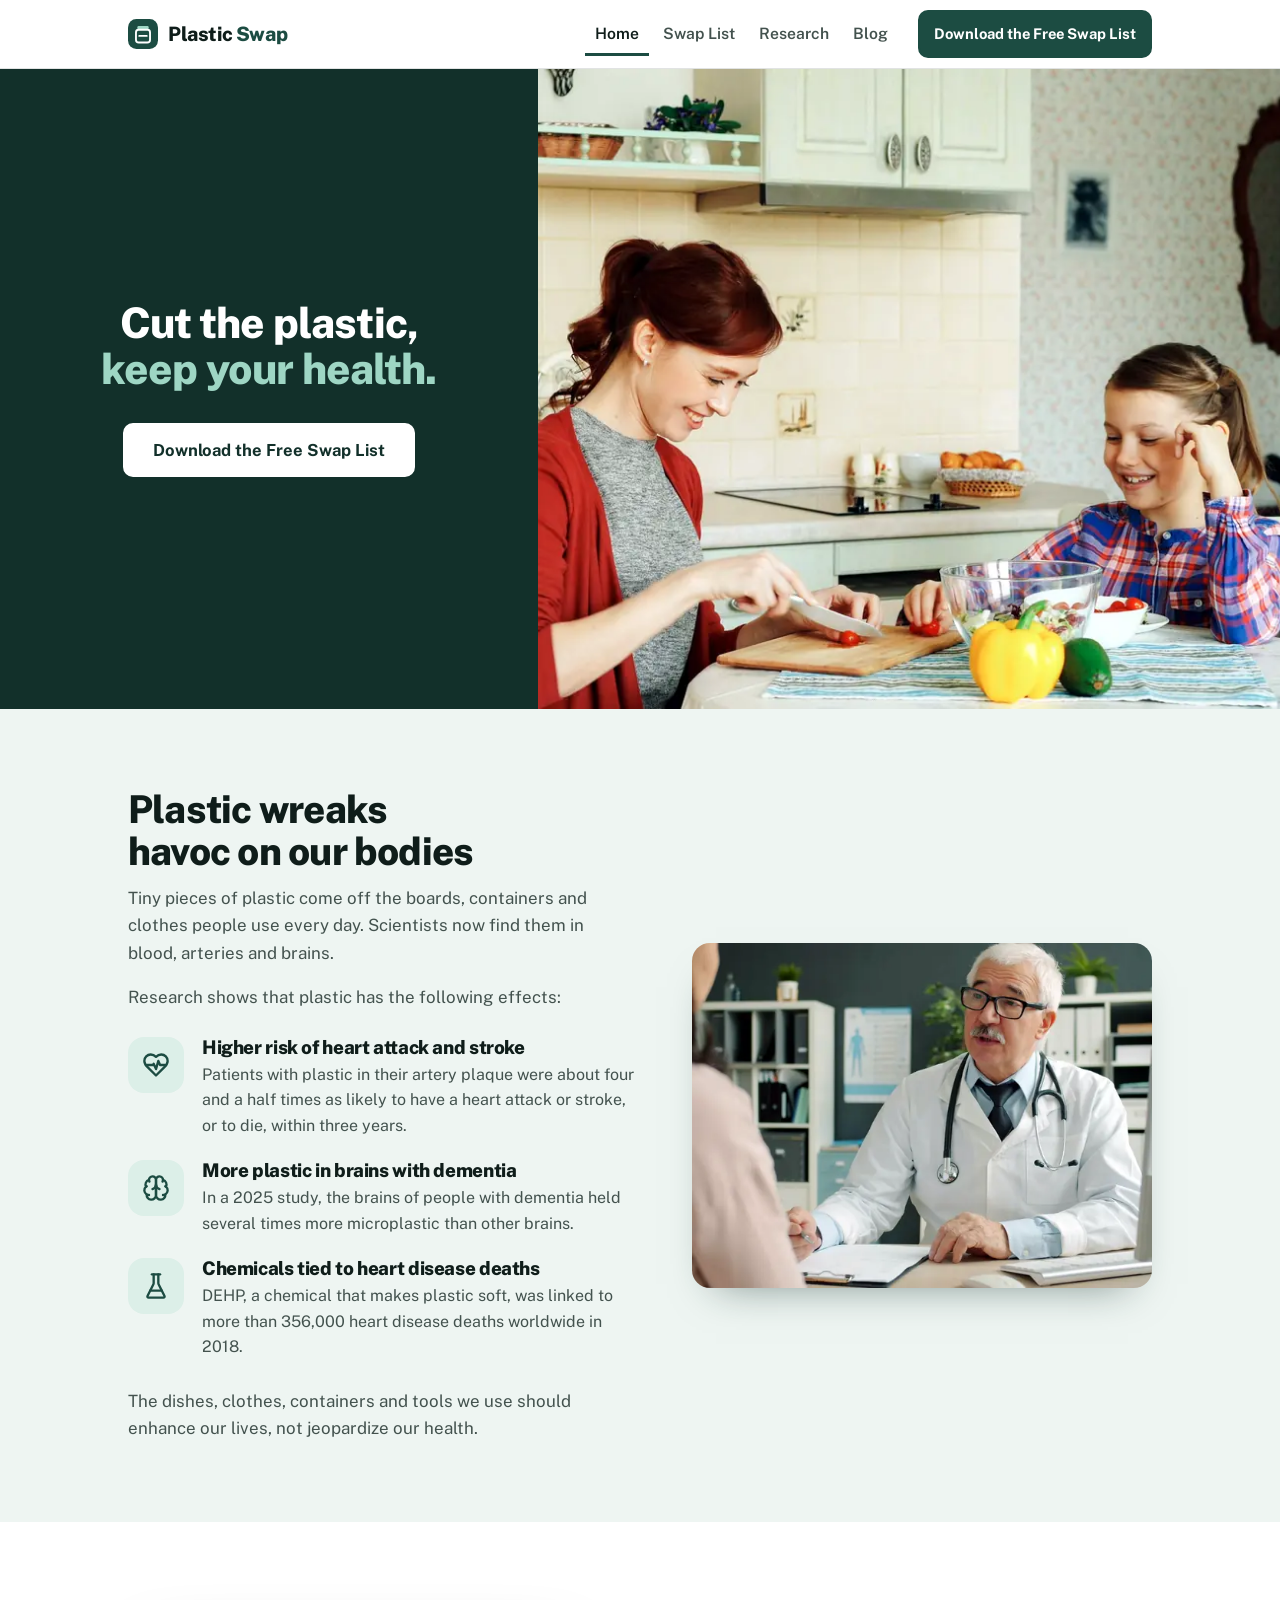
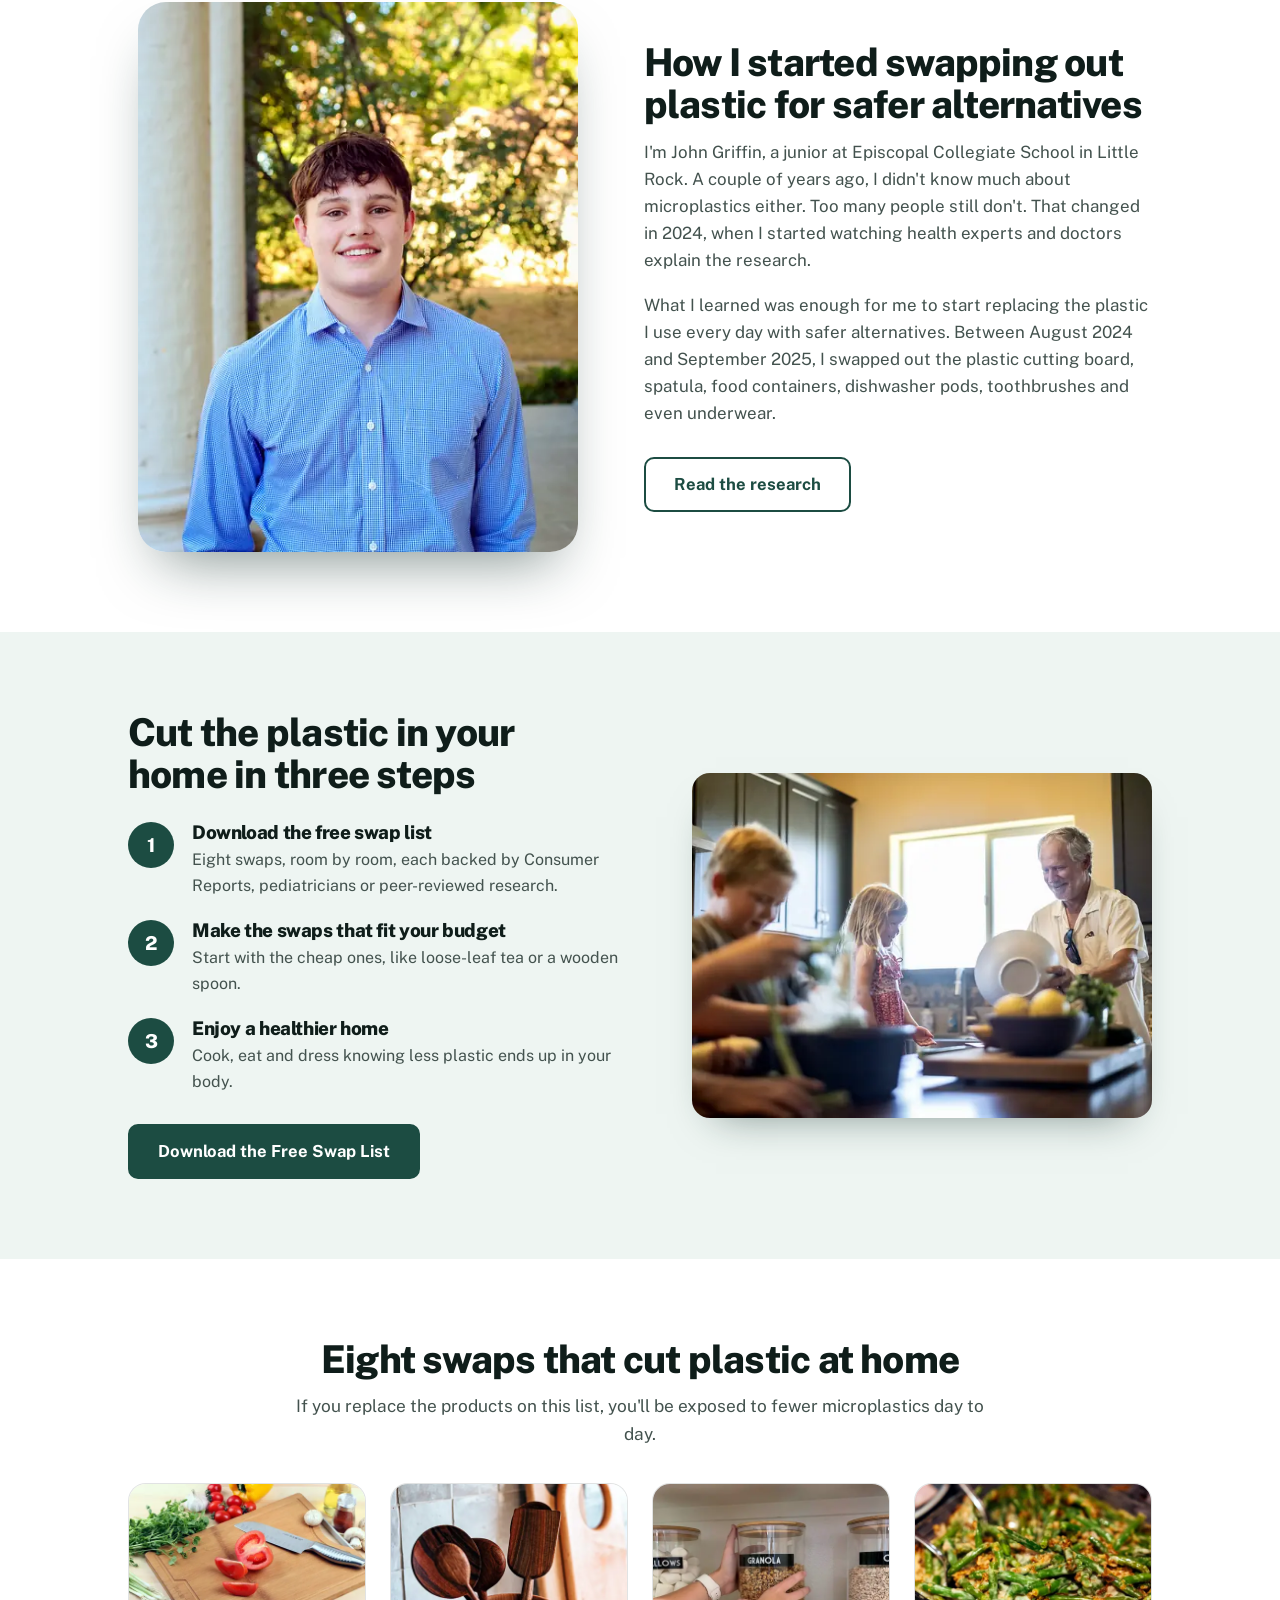
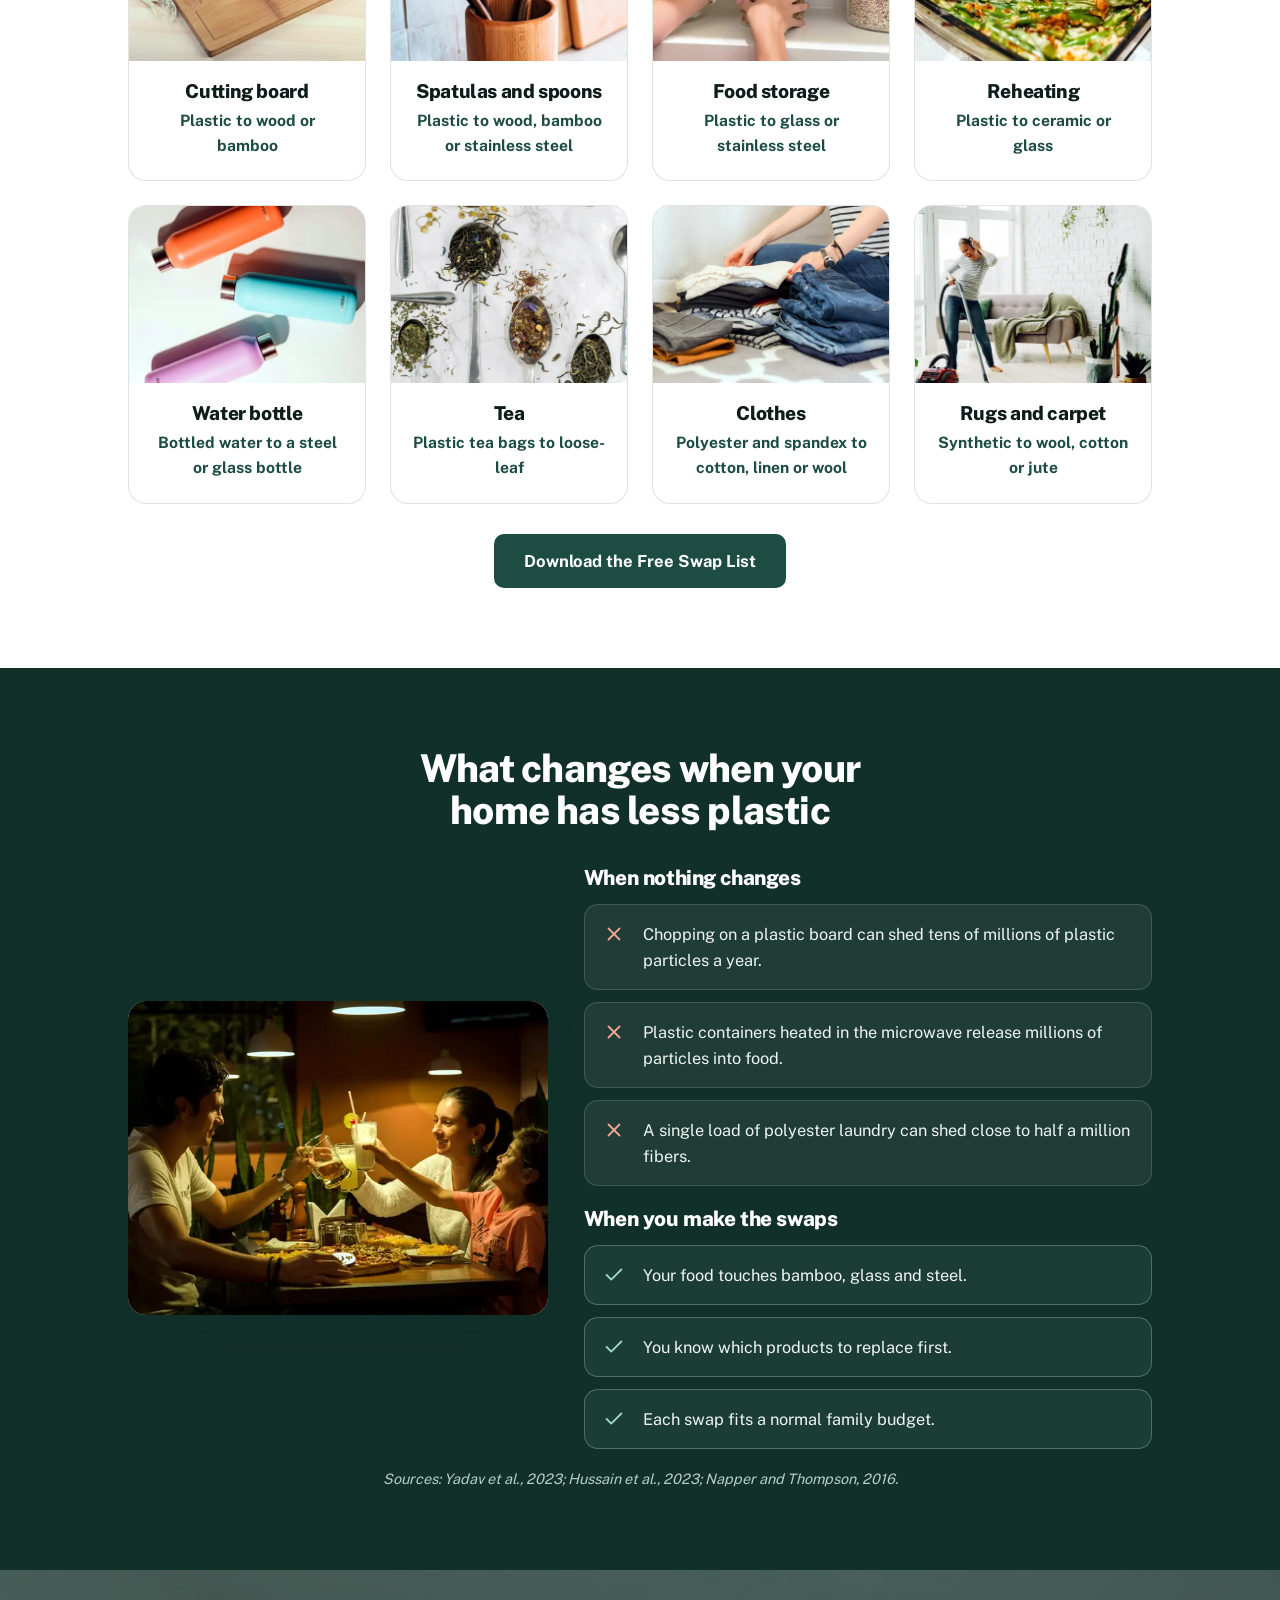
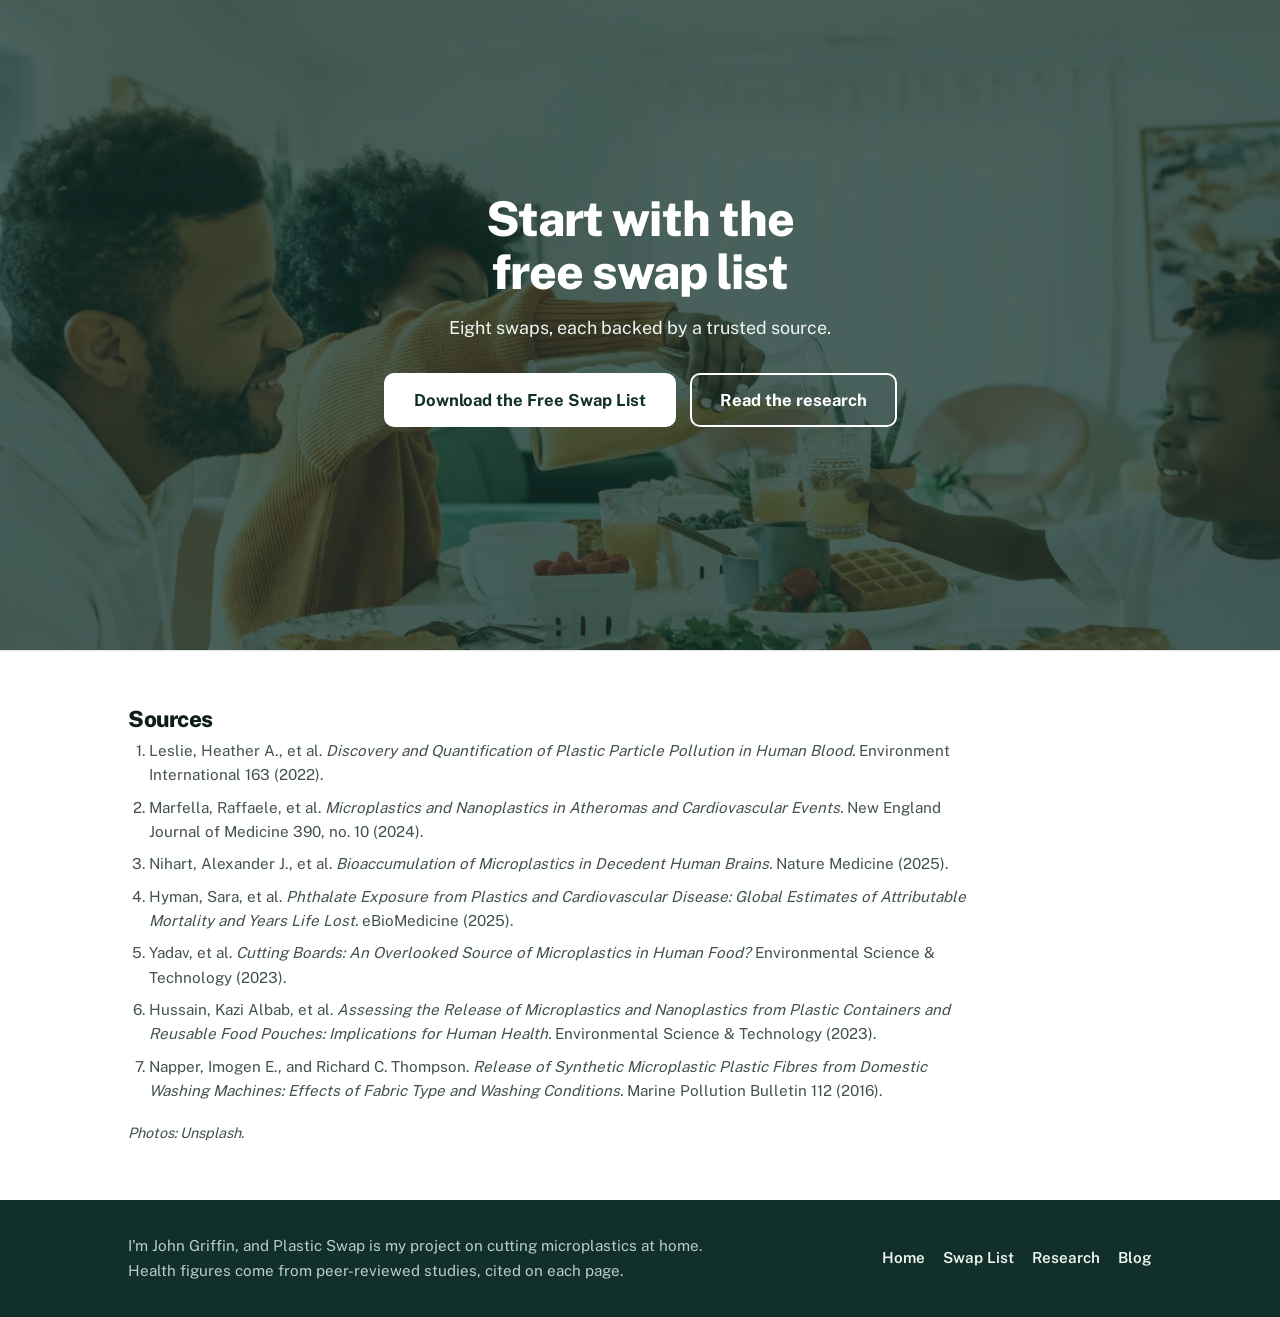
<file: index.html>
<!DOCTYPE html>
<html lang="en">
<head>
<meta charset="UTF-8">
<meta name="viewport" content="width=device-width, initial-scale=1.0">
<title>Cut the Plastic, Keep Your Health: Everyday Plastic Swaps | Plastic Swap</title>
<meta name="description" content="A free list of everyday plastic swaps backed by Consumer Reports, pediatricians and peer-reviewed research, from cutting boards and food storage to clothes and underwear.">
<meta name="robots" content="noindex,nofollow">
<link rel="canonical" href="https://odyssey-jotun.github.io/plastic-swap/">
<meta name="author" content="John Griffin">
<meta name="theme-color" content="#12302A">
<meta property="og:site_name" content="Plastic Swap">
<meta property="og:title" content="Cut the Plastic, Keep Your Health: Everyday Plastic Swaps | Plastic Swap">
<meta property="og:description" content="A free list of everyday plastic swaps backed by Consumer Reports, pediatricians and peer-reviewed research, from cutting boards and food storage to clothes and underwear.">
<meta property="og:type" content="website">
<meta property="og:url" content="https://odyssey-jotun.github.io/plastic-swap/">
<meta property="og:image" content="https://odyssey-jotun.github.io/plastic-swap/images/og.jpg">
<meta property="og:image:width" content="1200">
<meta property="og:image:height" content="630">
<meta property="og:image:alt" content="Cut the plastic, keep your health. A free list of everyday plastic swaps.">
<meta name="twitter:card" content="summary_large_image">
<link rel="icon" href="favicon.svg" type="image/svg+xml">
<link rel="preload" as="image" type="image/webp" href="images/banner-m-900.webp" imagesrcset="images/banner-m-600.webp 600w, images/banner-m-900.webp 900w" imagesizes="100vw" media="(max-width: 860px)" fetchpriority="high">
<link rel="preload" as="image" type="image/webp" href="images/banner-1300.webp" imagesrcset="images/banner-900.webp 900w, images/banner-1300.webp 1300w, images/banner-1800.webp 1800w" imagesizes="58vw" media="(min-width: 861px)" fetchpriority="high">
<link rel="preload" href="fonts/public-sans.woff2" as="font" type="font/woff2" crossorigin>
<style>@font-face{font-family:'Public Sans';font-style:normal;font-weight:400 800;font-display:swap;src:url(fonts/public-sans.woff2) format('woff2')}:root{--bg:#FFFFFF;--bg-alt:#EEF5F2;--card:#FFFFFF;--ink:#0F1D1A;--ink-soft:#43524E;--primary:#1C4C42;--primary-dk:#12302A;--blue:#2A62A0;--mint:#9ED6C4;--mint-lt:#DCEFE8;--red:#B0392B;--on-dark:#EEF5F2;--on-dark-soft:#B8CEC7;--line:rgba(15,29,26,0.12);--radius:18px;--radius-lg:28px;--wrap:1080px;--flow-tight:0.32em;--flow-block:44px;--flow-section:80px}*{box-sizing:border-box}html{scroll-behavior:smooth;scroll-padding-top:84px}@media (prefers-reduced-motion:reduce){html{scroll-behavior:auto}*{animation-duration:0.001ms !important;transition-duration:0.001ms !important}}body{margin:0;background:var(--bg);color:var(--ink);font-family:'Public Sans',ui-sans-serif,system-ui,-apple-system,'Segoe UI',sans-serif;font-size:18px;line-height:1.6;-webkit-font-smoothing:antialiased}h1,h2,h3{font-weight:800;line-height:1.1;margin:0 0 var(--flow-tight);color:var(--ink);letter-spacing:-0.02em;text-wrap:balance}p{margin:0 0 1em}p:last-child{margin-bottom:0}a{color:inherit}img{max-width:100%;height:auto}.wrap{max-width:var(--wrap);margin:0 auto;padding:0 28px}.skip{position:absolute;left:-9999px;top:10px;background:var(--card);color:var(--ink);padding:12px 18px;border-radius:10px;z-index:100;text-decoration:none;font-weight:700;border:2px solid var(--primary)}.skip:focus{left:16px}a:focus-visible{outline:3px solid var(--blue);outline-offset:3px;border-radius:4px}nav.site{position:sticky;top:0;z-index:20;background:rgba(255,255,255,0.95);backdrop-filter:blur(8px);border-bottom:1px solid var(--line)}nav.site .wrap{display:flex;align-items:center;justify-content:space-between;gap:4px 20px;padding-top:10px;padding-bottom:10px;flex-wrap:wrap}.wordmark{display:inline-flex;align-items:center;gap:10px;font-weight:800;font-size:1.24rem;letter-spacing:-0.02em;color:var(--ink);text-decoration:none;white-space:nowrap;min-height:44px}.wordmark .mark{width:30px;height:30px;flex:none}.wordmark .last{color:var(--primary)}nav.site ul{list-style:none;display:flex;align-items:center;gap:4px;margin:0;padding:0;font-size:0.98rem;font-weight:600}nav.site ul a{text-decoration:none;color:var(--ink-soft);display:inline-flex;align-items:center;min-height:44px;padding:0 10px;white-space:nowrap;transition:color 0.15s ease}nav.site ul a:hover{color:var(--blue)}nav.site ul{margin-left:auto}.nav-cta{flex:none}.room-cta{margin-top:32px}.room.solo .room-cta{margin-top:36px}@media (max-width:860px){nav.site ul{order:3;margin-left:0}}@media (max-width:620px){nav.site .nav-cta{display:none}}nav.site ul a[aria-current="page"]{color:var(--ink);box-shadow:inset 0 -3px 0 var(--primary)}.btn{display:inline-flex;align-items:center;justify-content:center;text-align:center;min-height:52px;padding:12px 28px;background:var(--primary);color:#FFFFFF;text-decoration:none;font-weight:700;font-size:1.04rem;border-radius:10px;border:2px solid var(--primary);transition:background 0.18s ease,color 0.18s ease,border-color 0.18s ease}.btn:hover{background:var(--blue);border-color:var(--blue)}.btn.light{background:#FFFFFF;border-color:#FFFFFF;color:var(--primary-dk)}.btn.light:hover{background:var(--mint);border-color:var(--mint)}.btn-row{display:flex;gap:14px;flex-wrap:wrap;align-items:center;justify-content:center;margin-top:30px}section{padding:var(--flow-section) 0}.band{background:var(--bg-alt)}.section-head{max-width:720px;margin-bottom:34px}.section-head.center{text-align:center;margin-left:auto;margin-right:auto}h2{font-size:clamp(1.75rem,3.2vw,2.4rem)}.section-head p{color:var(--ink-soft);font-size:1.08rem}.banner{position:relative;background:var(--primary-dk);color:var(--on-dark);overflow:hidden;min-height:min(680px,78vh);display:flex;align-items:center}.banner picture,.banner img{position:absolute;inset:0;width:100%;height:100%}.banner img{object-fit:cover;object-position:70% 40%}.banner::before{content:"";position:absolute;inset:0;z-index:1;background:linear-gradient(90deg,rgba(18,48,42,0.94) 0%,rgba(18,48,42,0.86) 30%,rgba(18,48,42,0.35) 52%,rgba(18,48,42,0) 66%)}.banner .wrap{position:relative;z-index:2;width:100%;padding-top:56px;padding-bottom:56px}.banner-text{max-width:600px;text-align:center}.banner h1{color:#FFFFFF;font-size:clamp(2.4rem,4.6vw,3.8rem)}.banner h1 span{display:block;color:var(--mint)}.portrait{margin:0;aspect-ratio:4/5;border-radius:var(--radius-lg);overflow:hidden;width:100%;max-width:440px;justify-self:center;box-shadow:0 30px 60px -24px rgba(18,48,42,0.55)}.portrait img{display:block;width:100%;height:100%;object-fit:cover}@media (prefers-reduced-motion:no-preference){.banner-text{animation:rise 0.7s cubic-bezier(.2,.7,.2,1) 0.1s both}}@keyframes rise{from{opacity:0;transform:translateY(18px)}to{opacity:1;transform:none}}@media (max-width:860px){.banner{display:block;min-height:0}.banner picture,.banner img{position:static;display:block;height:auto;aspect-ratio:4/3}.banner::before{display:none}.banner .wrap{padding-top:30px;padding-bottom:44px}.banner-text{max-width:none}}.page-hero{padding:60px 0 64px}.page-hero h1{font-size:clamp(2.1rem,4.4vw,3.1rem)}.page-hero .lede{font-size:1.14rem;color:var(--ink-soft);margin-top:8px;max-width:34em}.page-hero .btn-row{justify-content:flex-start}.split{display:grid;grid-template-columns:1.05fr 0.95fr;gap:56px;align-items:center}.split.flip{grid-template-columns:0.95fr 1.05fr}.split p{color:var(--ink-soft);font-size:1.06rem}.photo{margin:0;border-radius:var(--radius);overflow:hidden;aspect-ratio:4/3;background:var(--bg-alt);box-shadow:0 20px 40px -24px rgba(18,48,42,0.55)}.photo img{display:block;width:100%;height:100%;object-fit:cover}.cards{display:grid;grid-template-columns:repeat(3,1fr);gap:22px}.card{background:var(--card);border:1px solid var(--line);border-radius:var(--radius);padding:30px 26px 28px;text-align:center}.card h3{font-size:1.24rem}.card p{font-size:1rem;color:var(--ink-soft)}.icon{width:64px;height:64px;border-radius:18px;background:var(--mint-lt);color:var(--primary);display:flex;align-items:center;justify-content:center;margin:0 auto 18px}.icon svg{width:32px;height:32px}a.card{text-decoration:none;color:inherit;transition:border-color 0.15s ease}a.card:hover{border-color:var(--blue)}a.card:hover h3{color:var(--blue)}.card .to{font-size:0.95rem;font-weight:700;color:var(--primary);margin:0}.punch{font-weight:700;font-size:clamp(1.2rem,2.2vw,1.45rem);line-height:1.35;text-align:center;color:var(--primary);max-width:720px;margin:var(--flow-block) auto 0}.steps{list-style:none;margin:0;padding:0;display:grid;grid-template-columns:repeat(3,1fr);gap:22px;counter-reset:step}.steps li{background:var(--card);border:1px solid var(--line);border-radius:var(--radius);padding:28px 26px;counter-increment:step;text-align:center}.steps li:before{content:counter(step);display:flex;align-items:center;justify-content:center;width:46px;height:46px;border-radius:50%;background:var(--primary);color:#FFFFFF;font-weight:800;font-size:1.3rem;margin:0 auto 18px}.steps h3{font-size:1.24rem}.steps p{font-size:1rem;color:var(--ink-soft)}.after{background:var(--primary-dk);color:var(--on-dark)}.after h2,.after h3{color:#FFFFFF}.stakes{display:grid;grid-template-columns:1fr 1fr;gap:26px}.stake h3{font-size:1.3rem;margin-bottom:14px;text-align:center}.outcomes{list-style:none;margin:0;padding:0;display:grid;gap:12px}.outcomes li{display:grid;grid-template-columns:26px 1fr;gap:14px;align-items:start;background:rgba(255,255,255,0.06);border:1px solid rgba(238,245,242,0.16);border-radius:14px;padding:16px 18px;color:var(--on-dark);font-size:1.02rem}.outcomes svg{width:22px;height:22px;margin-top:2px;color:#F2A597}.stake.good .outcomes svg{color:var(--mint)}.stake.good .outcomes li{background:rgba(158,214,196,0.08);border-color:rgba(158,214,196,0.34)}.after .cite-line{color:var(--on-dark-soft);text-align:center}.closing{text-align:center}.closing .wrap{max-width:680px}.closing p{color:var(--ink-soft);font-size:1.08rem}.card .num{font-weight:800;font-size:clamp(2.3rem,4vw,2.9rem);line-height:1;letter-spacing:-0.03em;color:var(--primary);margin:0 0 10px}.card .of{font-size:0.9rem;font-weight:700;color:var(--ink-soft);margin:12px 0 0;border-top:1px solid var(--line);padding-top:12px}.card .more{margin-top:12px;font-weight:700;font-size:0.96rem}.card .more a{color:var(--blue);text-decoration-thickness:2px;text-underline-offset:3px}.cards.four{grid-template-columns:repeat(2,1fr);max-width:860px;margin:0 auto}.btn.ghost{background:transparent;color:var(--primary)}.btn.ghost:hover{background:var(--primary);color:#FFFFFF;border-color:var(--primary)}.cite-line.center{text-align:center}.hero-photo{margin:0;border-radius:var(--radius-lg);overflow:hidden;aspect-ratio:3/2;background:var(--bg-alt);box-shadow:0 24px 48px -26px rgba(18,48,42,0.6)}.hero-photo img{display:block;width:100%;height:100%;object-fit:cover}.prose{max-width:760px;margin:0 auto}.prose p{color:var(--ink-soft);font-size:1.06rem}.chart{background:var(--card);border:1px solid var(--line);border-radius:var(--radius);padding:28px 30px;margin:0}.chart h3{font-size:1.22rem}.chart .sub{color:var(--ink-soft);font-size:0.98rem;margin-bottom:20px}.bars{display:grid;gap:14px}.barline{display:grid;grid-template-columns:130px 1fr;gap:12px;align-items:center;font-size:0.94rem;font-weight:600;color:var(--ink-soft)}.track{height:40px;background:var(--bg-alt);border-radius:6px}.bar{display:flex;align-items:center;justify-content:flex-end;height:100%;padding-right:10px;border-radius:6px;color:#FFFFFF;font-weight:800;min-width:60px}.bar.hi{background:var(--red)}.bar.lo{background:var(--primary)}.lead{font-size:1.12rem;color:var(--ink-soft)}.points,.statlist,.steps-list{list-style:none;margin:26px 0 0;padding:0;display:grid;gap:22px}.points li{display:grid;grid-template-columns:56px 1fr;gap:18px;align-items:start}.points .icon{width:56px;height:56px;border-radius:16px;margin:0}.points .icon svg{width:28px;height:28px}.points h3,.statlist h3,.steps-list h3{font-size:1.18rem;margin-bottom:4px}.points p,.statlist p,.steps-list p{font-size:1rem;color:var(--ink-soft);margin:0}.statlist li{display:grid;grid-template-columns:120px 1fr;gap:18px;align-items:start;padding-bottom:20px;border-bottom:1px solid var(--line)}.statlist li:last-child{border-bottom:0;padding-bottom:0}.statlist .n{font-weight:800;font-size:2rem;line-height:1.05;letter-spacing:-0.03em;color:var(--primary);margin:0}.steps-list{counter-reset:step}.steps-list li{display:grid;grid-template-columns:46px 1fr;gap:18px;align-items:start;counter-increment:step}.steps-list li:before{content:counter(step);display:flex;align-items:center;justify-content:center;width:46px;height:46px;border-radius:50%;background:var(--primary);color:#FFFFFF;font-weight:800;font-size:1.2rem}.split .btn-row{justify-content:flex-start}.pcards{display:grid;grid-template-columns:repeat(3,1fr);gap:24px}.pcards.four{grid-template-columns:repeat(4,1fr)}.pcard{background:var(--card);border:1px solid var(--line);border-radius:var(--radius);overflow:hidden;text-decoration:none;color:inherit;display:flex;flex-direction:column}a.pcard{transition:border-color 0.15s ease,transform 0.2s ease}a.pcard:hover{border-color:var(--blue);transform:translateY(-3px)}a.pcard:hover h3{color:var(--blue)}.card-photo{margin:0;aspect-ratio:4/3;overflow:hidden;background:var(--bg-alt)}.card-photo img{display:block;width:100%;height:100%;object-fit:cover}.pcard-body{padding:20px 20px 22px;text-align:center}.pcard-body h3{font-size:1.2rem}.pcard-body p{font-size:0.98rem;color:var(--ink-soft)}.pcard-body .to{font-weight:700;color:var(--primary);margin:0}.pcard .num{font-weight:800;font-size:1.9rem;line-height:1;letter-spacing:-0.03em;color:var(--primary);margin:0 0 8px}.pcard .more{margin-top:10px;font-weight:700}.pcard .more a{color:var(--blue);text-underline-offset:3px}.stakes-split{display:grid;grid-template-columns:0.85fr 1.15fr;gap:36px;align-items:center}.stakes-split .stakes{grid-template-columns:1fr;gap:22px}.stakes-split .stake h3{text-align:left}.btn.ghost-light{background:transparent;color:#FFFFFF;border-color:#FFFFFF}.btn.ghost-light:hover{background:#FFFFFF;color:var(--primary-dk)}.closing-banner h2{color:#FFFFFF;font-size:clamp(2rem,3.8vw,3rem)}.closing-banner p{color:var(--on-dark);font-size:1.12rem}@media (max-width:1000px){.pcards.four{grid-template-columns:repeat(2,1fr)}}@media (max-width:860px){.pcards{grid-template-columns:repeat(2,1fr);gap:14px}.stakes-split{grid-template-columns:1fr}.statlist li{grid-template-columns:1fr;gap:6px}}@media (max-width:620px){.pcards,.pcards.four{grid-template-columns:1fr}}.room{scroll-margin-top:90px}.room + .room{border-top:1px solid var(--line)}.swaps{display:grid;grid-template-columns:repeat(auto-fit,minmax(260px,320px));justify-content:center;gap:22px}.swap{background:var(--card);border:1px solid var(--line);border-radius:var(--radius);overflow:hidden;scroll-margin-top:90px}.swap-body{padding:0 24px 24px}.swap .icon{margin-top:-32px;position:relative;box-shadow:0 0 0 5px var(--card)}.swap h3{font-size:1.3rem;text-align:center}.swap .to{text-align:center;font-weight:700;color:var(--primary);margin-bottom:14px}.swap-body>p{color:var(--ink-soft);font-size:1rem}.facts-list{list-style:none;margin:16px 0 0;padding:14px 0 0;border-top:1px solid var(--line);display:grid;gap:8px;font-size:0.96rem}.facts-list li{display:grid;grid-template-columns:20px 1fr;gap:10px;align-items:start;color:var(--ink-soft)}.facts-list svg{width:18px;height:18px;margin-top:3px;color:var(--primary)}.facts-list b{display:block;color:var(--ink);font-weight:700}.band .swap{background:#FFFFFF}.cite-line{font-size:0.9rem;color:var(--ink-soft);font-style:italic;margin-top:18px}.refs{padding:56px 0;border-top:1px solid var(--line)}.refs h2{font-size:1.4rem}.refs ol{max-width:860px;margin:0;padding-left:1.3rem;display:grid;gap:8px;font-size:0.95rem;color:var(--ink-soft)}footer{background:var(--primary-dk);color:var(--on-dark-soft);padding:34px 0;font-size:0.95rem}footer .wrap{display:flex;justify-content:space-between;align-items:center;flex-wrap:wrap;gap:10px 24px}footer p{margin:0;max-width:40em}footer ul{list-style:none;display:flex;flex-wrap:wrap;gap:0 18px;margin:0;padding:0;font-weight:600}footer ul a{display:inline-flex;align-items:center;min-height:44px;color:var(--on-dark);text-decoration:none}footer ul a:hover{color:var(--mint)}@media (max-width:860px){.split,.split.flip{grid-template-columns:1fr;gap:30px}.split>.portrait,.split>.photo{order:-1}.page-hero .portrait{max-width:340px}.cards,.cards.four,.steps,.stakes{grid-template-columns:1fr}.page-hero .hero-photo{order:-1;aspect-ratio:16/10}.cards.preview{grid-template-columns:1fr 1fr;gap:12px}.cards.preview .card{padding:20px 12px}.cards.preview .icon{width:52px;height:52px;margin-bottom:10px}.cards.preview h3{font-size:1.06rem}.cards.preview .to{font-size:0.86rem}}@media (max-width:620px){:root{--flow-section:56px;--flow-block:34px}body{font-size:17px}.wrap{padding:0 20px}.page-hero{padding:28px 0 44px}.btn-row .btn{width:100%}.barline{grid-template-columns:1fr;gap:4px}.chart{padding:22px 18px}.swaps{grid-template-columns:1fr}.wordmark{font-size:1.14rem}}.room-tag{display:none}@media print{@page{size:letter;margin:0.45in 0.55in}body{font-size:10.5pt}nav.site,footer,.skip,.page-hero .portrait,.page-hero .hero-photo,.card-photo,.btn-row,.closing,.room .section-head{display:none !important}main{display:grid;grid-template-columns:1fr 1fr;gap:10pt}.page-hero{grid-column:1 / -1;padding:0 0 2pt}.page-hero .wrap,.page-hero .split{display:block;padding:0}.page-hero h1{font-size:20pt}.page-hero .lede{font-size:10.5pt;margin:4pt 0 0;max-width:none}.room,.room .wrap,.swaps{display:contents}.swap-body{padding:0}.swap .icon{margin-top:0;box-shadow:none}.swap{padding:9pt 13pt 9pt;break-inside:avoid;border-color:#BFCFCA;border-radius:12px}.room-tag{display:block;text-align:center;font-size:8pt;font-weight:700;letter-spacing:0.02em;color:var(--ink-soft);margin:0 0 2pt}.swap .icon{width:30px;height:30px;border-radius:9px;margin-bottom:4pt}.swap .icon svg{width:19px;height:19px}.swap h3{font-size:12.5pt;margin-bottom:1pt}.swap .to{font-size:9.5pt;margin-bottom:5pt}.swap-body>p{font-size:9.2pt;line-height:1.4}.facts-list{font-size:8.8pt;line-height:1.35;margin-top:6pt;padding-top:6pt;gap:2pt}.facts-list li{grid-template-columns:12px 1fr;gap:6pt}.facts-list svg{width:11px;height:11px;margin-top:2px}.facts-list b{display:inline;margin-right:4pt}.refs{display:none !important}}.closing-banner::before{background:rgba(18,48,42,0.76)}.closing-banner .banner-text{margin:0 auto}@media (max-width:860px){.closing-banner .wrap{padding-top:30px}}.swap .source{display:grid;grid-template-columns:18px 1fr;gap:10px;align-items:start;margin:16px 0 0;padding-top:14px;border-top:1px solid var(--line);font-size:0.92rem;color:var(--ink-soft)}.swap .source svg{width:16px;height:16px;margin-top:3px;color:var(--primary)}.swap .more{margin:10px 0 0;font-weight:700;font-size:0.95rem}.swap .more a{color:var(--blue);text-underline-offset:3px}.byline{font-weight:700;color:var(--primary);margin-bottom:8px}.post{padding-top:24px}.prose h2{margin-top:var(--flow-block)}.prose h3{font-size:1.2rem;margin-top:28px;scroll-margin-top:90px}.table-wrap{overflow-x:auto;margin:28px 0 0;border:1px solid var(--line);border-radius:var(--radius)}.price-table{width:100%;border-collapse:collapse;font-size:0.96rem;min-width:560px}.price-table th,.price-table td{text-align:left;padding:12px 16px;border-bottom:1px solid var(--line);vertical-align:top}.price-table thead th{background:var(--bg-alt);font-weight:700;color:var(--ink)}.price-table tbody tr:last-child th,.price-table tbody tr:last-child td{border-bottom:0}.price-table tbody th a{color:var(--primary);text-underline-offset:3px}.price-table td{color:var(--ink-soft)}@media (max-width:620px){.pcards.preview{grid-template-columns:1fr 1fr;gap:12px}.pcards.preview .pcard-body{padding:12px 10px 14px}.pcards.preview h3{font-size:1rem}.pcards.preview .to{font-size:0.86rem}}@media print{.swap .more{display:none}.swap .source{font-size:8.5pt;margin-top:6pt;padding-top:6pt;grid-template-columns:11px 1fr;gap:6pt}.swap .source svg{width:11px;height:11px;margin-top:1px}}@media print{@page{margin:0.4in 0.5in}main{gap:8pt}.page-hero h1{font-size:18pt}.page-hero .lede{font-size:9.5pt}.swap{padding:7pt 11pt 7pt}.room-tag{font-size:7pt;margin:0 0 1pt}.swap .icon{width:24px;height:24px;border-radius:7px;margin-bottom:2pt}.swap .icon svg{width:15px;height:15px}.swap h3{font-size:11.5pt}.swap .to{font-size:9pt;margin-bottom:3pt}.swap-body>p{font-size:8.8pt;line-height:1.35}.swap .source{font-size:8pt;margin-top:4pt;padding-top:4pt}}@media (min-width:861px){.hero-split{display:grid;grid-template-columns:0.42fr 0.58fr;align-items:stretch;min-height:min(640px,76vh)}.hero-split::before{display:none}.hero-split picture{position:relative;grid-column:2;grid-row:1;inset:auto}.hero-split picture img{position:absolute;inset:0;width:100%;height:100%;object-fit:cover;object-position:78% 40%}.hero-split .wrap{grid-column:1;grid-row:1;display:flex;align-items:center;justify-content:center;padding:56px 28px;max-width:none;margin:0}.hero-split .banner-text{max-width:540px}.hero-split h1{font-size:clamp(2rem,3.3vw,3.1rem)}}.points + p{margin-top:28px}.buy{display:flex;flex-direction:column;align-items:stretch;gap:10px;margin-top:14px;padding:14px;background:var(--bg-alt);border-radius:12px}.buy .btn{width:100%}@media screen{.swap{display:flex;flex-direction:column}.swap-body{flex:1;display:flex;flex-direction:column}.swap-body>.source{margin-top:auto}.swap-body>p:nth-last-of-type(2){margin-bottom:16px}}.buy + .buy{margin-top:8px}.buy p{display:grid;grid-template-columns:18px 1fr;gap:8px;align-items:start;margin:0;font-weight:700;font-size:0.95rem;color:var(--ink)}.buy p svg{width:18px;height:18px;margin-top:2px;color:var(--primary)}.btn.small{padding:10px 14px;min-height:44px;font-size:0.92rem}.band .buy{background:var(--bg-alt)}.band .swap .buy{background:#EEF5F2}@media screen{.solo .section-head{text-align:left;margin-bottom:20px}.solo .swaps{display:block}.solo .swap .card-photo{display:none}.solo .swap-body{padding-top:24px}.solo .swap .icon{margin:0 0 14px;box-shadow:none}.solo .swap h3,.solo .swap .to{text-align:left}.solo .split{align-items:center}}@media print{.solo .split,.solo .split>div{display:contents}.solo .photo{display:none !important}.buy{display:none}}.pcards.two{grid-template-columns:repeat(2,1fr);max-width:760px;margin:0 auto}@media (max-width:620px){.pcards.two{grid-template-columns:1fr}}.post-head{padding:56px 0 0}.post-head h1{font-size:clamp(2rem,4.2vw,2.9rem)}.post-head .lede{font-size:1.14rem;color:var(--ink-soft);margin-top:12px}.post-photo{margin:32px 0 0;border-radius:var(--radius);overflow:hidden;aspect-ratio:3/2;background:var(--bg-alt)}.post-photo img{width:100%;height:100%;object-fit:cover;display:block}.post-head + .post{padding-top:36px}.post-head + .post .prose>:first-child{margin-top:0}.pcards.two .pcard-body{text-align:left;display:flex;flex-direction:column;flex:1}.pcards.two .pcard-body p{margin:6px 0 0}.pcards.two .read{margin-top:auto;padding-top:12px;font-weight:700;color:var(--blue)}.prose .buy{flex-direction:row;align-items:center;justify-content:space-between;gap:16px;margin:16px 0 0;padding:16px 18px}.prose .buy + .buy{margin-top:10px}.prose .buy .btn{width:auto;flex:none}.prose .buy p{font-size:1rem}@media (max-width:620px){.post-head{padding-top:28px}.post-photo{margin-top:24px}.prose .buy{flex-direction:column;align-items:stretch}.prose .buy .btn{width:100%}}.buy small{display:block;font-weight:400;color:var(--ink-soft);font-size:0.92rem;margin-top:2px}</style>
<script type="application/ld+json">{"@context":"https://schema.org","@graph":[{"@type":"WebSite","@id":"https://odyssey-jotun.github.io/plastic-swap/#site","url":"https://odyssey-jotun.github.io/plastic-swap/","name":"Plastic Swap","description":"A free list of everyday plastic swaps that cut microplastic exposure at home, with what each one cost.","author":{"@id":"https://odyssey-jotun.github.io/plastic-swap/#john"},"inLanguage":"en-US"},{"@type":"Person","@id":"https://odyssey-jotun.github.io/plastic-swap/#john","name":"John Griffin","description":"High school junior in Little Rock who created Plastic Swap, a free list of everyday swaps that cut microplastic exposure at home."},{"@type":"WebPage","@id":"https://odyssey-jotun.github.io/plastic-swap/#page","url":"https://odyssey-jotun.github.io/plastic-swap/","name":"Cut the Plastic, Keep Your Health: Everyday Plastic Swaps | Plastic Swap","description":"A free list of everyday plastic swaps backed by Consumer Reports, pediatricians and peer-reviewed research, from cutting boards and food storage to clothes and underwear.","isPartOf":{"@id":"https://odyssey-jotun.github.io/plastic-swap/#site"},"author":{"@id":"https://odyssey-jotun.github.io/plastic-swap/#john"},"inLanguage":"en-US","datePublished":"2026-11-02","dateModified":"2026-11-02","image":"https://odyssey-jotun.github.io/plastic-swap/images/og.jpg","about":"Reducing microplastic exposure at home"}]}</script>
</head>
<body>

<a class="skip" href="#main">Skip to content</a>
<nav class="site" aria-label="Primary">
  <div class="wrap">
    <a class="wordmark" href="index.html"><svg class="mark" viewBox="0 0 32 32" aria-hidden="true"><rect width="32" height="32" rx="9" fill="#1C4C42"/><rect x="10" y="7.5" width="12" height="3.5" rx="1.2" fill="#9ED6C4"/><path d="M11 11.5h10c1.7 0 2.5 1.2 2.5 3V22c0 1.7-1.3 3-3 3h-9c-1.7 0-3-1.3-3-3v-7.5c0-1.8.8-3 2.5-3z" fill="none" stroke="#FFFFFF" stroke-width="2"/><path d="M12 18h8" stroke="#FFFFFF" stroke-width="2" stroke-linecap="round"/></svg><span>Plastic <span class="last">Swap</span></span></a>
    <ul>
      <li><a href="index.html" aria-current="page">Home</a></li>
      <li><a href="swaps.html">Swap List</a></li>
      <li><a href="research.html">Research</a></li>
      <li><a href="blog.html">Blog</a></li>
    </ul>
    <a href="swap-list.pdf" class="btn small nav-cta" download>Download the Free Swap List</a>
  </div>
</nav>

<main id="main">

<header class="banner hero-split">
  <picture>
    <source media="(max-width: 860px)" srcset="images/banner-m-600.webp 600w, images/banner-m-900.webp 900w" sizes="100vw">
    <img src="images/banner-1300.webp" srcset="images/banner-900.webp 900w, images/banner-1300.webp 1300w, images/banner-1800.webp 1800w" sizes="58vw" width="1300" height="938" alt="A mother slicing tomatoes on a wooden cutting board while her daughter laughs at the kitchen table" fetchpriority="high" decoding="async">
  </picture>
  <div class="wrap">
    <div class="banner-text">
      <h1>Cut the plastic, <span>keep your health.</span></h1>
      <div class="btn-row">
        <a href="swap-list.pdf" class="btn light" download>Download the Free Swap List</a>
      </div>
    </div>
  </div>
</header>

<section id="problem" class="band">
  <div class="wrap split">
    <div>
      <h2>Plastic wreaks havoc on our bodies</h2>
      <p class="lead">Tiny pieces of plastic come off the boards, containers and clothes people use every day. Scientists now find them in blood, arteries and brains.</p>
      <p>Research shows that plastic has the following effects:</p>
      <ul class="points">
        <li>
          <div class="icon"><svg viewBox="0 0 24 24" fill="none" stroke="currentColor" stroke-width="2" stroke-linecap="round" stroke-linejoin="round" aria-hidden="true"><path d="M19 14c1.49-1.46 3-3.21 3-5.5A5.5 5.5 0 0 0 16.5 3c-1.76 0-3 .5-4.5 2-1.5-1.5-2.74-2-4.5-2A5.5 5.5 0 0 0 2 8.5c0 2.3 1.5 4.05 3 5.5l7 7Z" /> <path d="M3.22 12H9.5l.5-1 2 4.5 2-7 1.5 3.5h5.27" /></svg></div>
          <div><h3>Higher risk of heart attack and stroke</h3><p>Patients with plastic in their artery plaque were about four and a half times as likely to have a heart attack or stroke, or to die, within three years.</p></div>
        </li>
        <li>
          <div class="icon"><svg viewBox="0 0 24 24" fill="none" stroke="currentColor" stroke-width="2" stroke-linecap="round" stroke-linejoin="round" aria-hidden="true"><path d="M12 5a3 3 0 1 0-5.997.125 4 4 0 0 0-2.526 5.77 4 4 0 0 0 .556 6.588A4 4 0 1 0 12 18Z" /> <path d="M12 5a3 3 0 1 1 5.997.125 4 4 0 0 1 2.526 5.77 4 4 0 0 1-.556 6.588A4 4 0 1 1 12 18Z" /> <path d="M15 13a4.5 4.5 0 0 1-3-4 4.5 4.5 0 0 1-3 4" /> <path d="M17.599 6.5a3 3 0 0 0 .399-1.375" /> <path d="M6.003 5.125A3 3 0 0 0 6.401 6.5" /> <path d="M3.477 10.896a4 4 0 0 1 .585-.396" /> <path d="M19.938 10.5a4 4 0 0 1 .585.396" /> <path d="M6 18a4 4 0 0 1-1.967-.516" /> <path d="M19.967 17.484A4 4 0 0 1 18 18" /></svg></div>
          <div><h3>More plastic in brains with dementia</h3><p>In a 2025 study, the brains of people with dementia held several times more microplastic than other brains.</p></div>
        </li>
        <li>
          <div class="icon"><svg viewBox="0 0 24 24" fill="none" stroke="currentColor" stroke-width="2" stroke-linecap="round" stroke-linejoin="round" aria-hidden="true"><path d="M10 2v7.527a2 2 0 0 1-.211.896L4.72 20.55a1 1 0 0 0 .9 1.45h12.76a1 1 0 0 0 .9-1.45l-5.069-10.127A2 2 0 0 1 14 9.527V2" /> <path d="M8.5 2h7" /> <path d="M7 16h10" /></svg></div>
          <div><h3>Chemicals tied to heart disease deaths</h3><p>DEHP, a chemical that makes plastic soft, was linked to more than 356,000 heart disease deaths worldwide in 2018.</p></div>
        </li>
      </ul>
      <p>The dishes, clothes, containers and tools we use should enhance our lives, not jeopardize our health.</p>
    </div>
    <figure class="photo"><img src="images/doctor-office-900.webp" srcset="images/doctor-office-600.webp 600w, images/doctor-office-900.webp 900w" sizes="(max-width: 860px) calc(100vw - 40px), 520px" width="900" height="675" alt="A doctor in a white coat talking with a patient across his desk" loading="lazy" decoding="async"></figure>
  </div>
</section>

<section id="about">
  <div class="wrap split flip">
    <figure class="portrait"><img src="images/john-porch-800.webp" srcset="images/john-porch-480.webp 480w, images/john-porch-680.webp 680w, images/john-porch-800.webp 800w" sizes="(max-width: 860px) min(calc(100vw - 40px), 340px), 440px" width="800" height="1000" alt="Me in a blue button-down shirt beside a white column on a porch" loading="lazy" decoding="async"></figure>
    <div>
      <h2>How I started swapping out plastic for safer alternatives</h2>
      <p>I'm John Griffin, a junior at Episcopal Collegiate School in Little Rock. A couple of years ago, I didn't know much about microplastics either. Too many people still don't. That changed in 2024, when I started watching health experts and doctors explain the research.</p>
      <p>What I learned was enough for me to start replacing the plastic I use every day with safer alternatives. Between August 2024 and September 2025, I swapped out the plastic cutting board, spatula, food containers, dishwasher pods, toothbrushes and even underwear.</p>
      <div class="btn-row"><a href="research.html" class="btn ghost">Read the research</a></div>
    </div>
  </div>
</section>

<section id="plan" class="band">
  <div class="wrap split">
    <div>
      <h2>Cut the plastic in your home in three steps</h2>
      <ol class="steps-list">
        <li><div><h3>Download the free swap list</h3><p>Eight swaps, room by room, each backed by Consumer Reports, pediatricians or peer-reviewed research.</p></div></li>
        <li><div><h3>Make the swaps that fit your budget</h3><p>Start with the cheap ones, like loose-leaf tea or a wooden spoon.</p></div></li>
        <li><div><h3>Enjoy a healthier home</h3><p>Cook, eat and dress knowing less plastic ends up in your body.</p></div></li>
      </ol>
      <div class="btn-row"><a href="swap-list.pdf" class="btn" download>Download the Free Swap List</a></div>
    </div>
    <figure class="photo"><img src="images/family-kitchen-900.webp" srcset="images/family-kitchen-600.webp 600w, images/family-kitchen-900.webp 900w" sizes="(max-width: 860px) calc(100vw - 40px), 520px" width="900" height="675" alt="A grandfather and two grandchildren preparing food together at a wooden cutting board in a sunny kitchen" loading="lazy" decoding="async"></figure>
  </div>
</section>

<section id="swaps">
  <div class="wrap">
    <div class="section-head center">
      <h2>Eight swaps that cut plastic at home</h2>
      <p>If you replace the products on this list, you'll be exposed to fewer microplastics day to day.</p>
    </div>
    <div class="pcards four preview">
      <a class="pcard" href="swaps.html#cutting-board">
        <figure class="card-photo"><img src="images/swap-board-720.webp" srcset="images/swap-board-480.webp 480w, images/swap-board-720.webp 720w" sizes="(max-width: 620px) calc(100vw - 40px), (max-width: 860px) 45vw, 340px" width="720" height="540" alt="A bamboo cutting board with sliced tomatoes and a steel knife" loading="lazy" decoding="async"></figure>
        <div class="pcard-body"><h3>Cutting board</h3><p class="to">Plastic to wood or bamboo</p></div>
      </a>
      <a class="pcard" href="swaps.html#utensils">
        <figure class="card-photo"><img src="images/swap-utensils-720.webp" srcset="images/swap-utensils-480.webp 480w, images/swap-utensils-720.webp 720w" sizes="(max-width: 620px) calc(100vw - 40px), (max-width: 860px) 45vw, 340px" width="720" height="540" alt="Wooden spoons and spatulas standing in a bamboo holder on a kitchen counter" loading="lazy" decoding="async"></figure>
        <div class="pcard-body"><h3>Spatulas and spoons</h3><p class="to">Plastic to wood, bamboo or stainless steel</p></div>
      </a>
      <a class="pcard" href="swaps.html#food-storage">
        <figure class="card-photo"><img src="images/swap-glass-720.webp" srcset="images/swap-glass-480.webp 480w, images/swap-glass-720.webp 720w" sizes="(max-width: 620px) calc(100vw - 40px), (max-width: 860px) 45vw, 340px" width="720" height="540" alt="Hands placing a glass jar of granola with a bamboo lid on a pantry shelf" loading="lazy" decoding="async"></figure>
        <div class="pcard-body"><h3>Food storage</h3><p class="to">Plastic to glass or stainless steel</p></div>
      </a>
      <a class="pcard" href="swaps.html#reheating">
        <figure class="card-photo"><img src="images/swap-microwave-720.webp" srcset="images/swap-microwave-480.webp 480w, images/swap-microwave-720.webp 720w" sizes="(max-width: 620px) calc(100vw - 40px), (max-width: 860px) 45vw, 340px" width="720" height="540" alt="A glass baking dish of green bean casserole on a kitchen table" loading="lazy" decoding="async"></figure>
        <div class="pcard-body"><h3>Reheating</h3><p class="to">Plastic to ceramic or glass</p></div>
      </a>
      <a class="pcard" href="swaps.html#water">
        <figure class="card-photo"><img src="images/swap-water-720.webp" srcset="images/swap-water-480.webp 480w, images/swap-water-720.webp 720w" sizes="(max-width: 620px) calc(100vw - 40px), (max-width: 860px) 45vw, 340px" width="720" height="540" alt="Three metal water bottles in orange, teal and lilac" loading="lazy" decoding="async"></figure>
        <div class="pcard-body"><h3>Water bottle</h3><p class="to">Bottled water to a steel or glass bottle</p></div>
      </a>
      <a class="pcard" href="swaps.html#tea">
        <figure class="card-photo"><img src="images/swap-tea-720.webp" srcset="images/swap-tea-480.webp 480w, images/swap-tea-720.webp 720w" sizes="(max-width: 620px) calc(100vw - 40px), (max-width: 860px) 45vw, 340px" width="720" height="540" alt="Spoonfuls of loose-leaf tea on a white marble counter" loading="lazy" decoding="async"></figure>
        <div class="pcard-body"><h3>Tea</h3><p class="to">Plastic tea bags to loose-leaf</p></div>
      </a>
      <a class="pcard" href="swaps.html#clothes">
        <figure class="card-photo"><img src="images/swap-cotton-720.webp" srcset="images/swap-cotton-480.webp 480w, images/swap-cotton-720.webp 720w" sizes="(max-width: 620px) calc(100vw - 40px), (max-width: 860px) 45vw, 340px" width="720" height="540" alt="A person folding a stack of clean clothes on the floor" loading="lazy" decoding="async"></figure>
        <div class="pcard-body"><h3>Clothes</h3><p class="to">Polyester and spandex to cotton, linen or wool</p></div>
      </a>
      <a class="pcard" href="swaps.html#rugs">
        <figure class="card-photo"><img src="images/swap-dust-720.webp" srcset="images/swap-dust-480.webp 480w, images/swap-dust-720.webp 720w" sizes="(max-width: 620px) calc(100vw - 40px), (max-width: 860px) 45vw, 340px" width="720" height="540" alt="A woman vacuuming a bright living room" loading="lazy" decoding="async"></figure>
        <div class="pcard-body"><h3>Rugs and carpet</h3><p class="to">Synthetic to wool, cotton or jute</p></div>
      </a>
    </div>
    <div class="btn-row room-cta"><a href="swap-list.pdf" class="btn" download>Download the Free Swap List</a></div>
  </div>
</section>

<section id="stakes" class="after">
  <div class="wrap">
    <div class="section-head center">
      <h2>What changes when your home has less plastic</h2>
    </div>
    <div class="stakes-split">
      <figure class="photo"><img src="images/family-dinner-900.webp" srcset="images/family-dinner-600.webp 600w, images/family-dinner-900.webp 900w" sizes="(max-width: 860px) calc(100vw - 40px), 520px" width="900" height="675" alt="A family raising their glasses in a toast over dinner at home" loading="lazy" decoding="async"></figure>
      <div class="stakes">
        <div class="stake">
          <h3>When nothing changes</h3>
          <ul class="outcomes">
          <li><svg viewBox="0 0 24 24" fill="none" stroke="currentColor" stroke-width="2" stroke-linecap="round" stroke-linejoin="round" aria-hidden="true"><path d="M18 6 6 18" /> <path d="m6 6 12 12" /></svg><span>Chopping on a plastic board can shed tens of millions of plastic particles a year.</span></li>
          <li><svg viewBox="0 0 24 24" fill="none" stroke="currentColor" stroke-width="2" stroke-linecap="round" stroke-linejoin="round" aria-hidden="true"><path d="M18 6 6 18" /> <path d="m6 6 12 12" /></svg><span>Plastic containers heated in the microwave release millions of particles into food.</span></li>
          <li><svg viewBox="0 0 24 24" fill="none" stroke="currentColor" stroke-width="2" stroke-linecap="round" stroke-linejoin="round" aria-hidden="true"><path d="M18 6 6 18" /> <path d="m6 6 12 12" /></svg><span>A single load of polyester laundry can shed close to half a million fibers.</span></li>
          </ul>
        </div>
        <div class="stake good">
          <h3>When you make the swaps</h3>
          <ul class="outcomes">
          <li><svg viewBox="0 0 24 24" fill="none" stroke="currentColor" stroke-width="2" stroke-linecap="round" stroke-linejoin="round" aria-hidden="true"><path d="M20 6 9 17l-5-5" /></svg><span>Your food touches bamboo, glass and steel.</span></li>
          <li><svg viewBox="0 0 24 24" fill="none" stroke="currentColor" stroke-width="2" stroke-linecap="round" stroke-linejoin="round" aria-hidden="true"><path d="M20 6 9 17l-5-5" /></svg><span>You know which products to replace first.</span></li>
          <li><svg viewBox="0 0 24 24" fill="none" stroke="currentColor" stroke-width="2" stroke-linecap="round" stroke-linejoin="round" aria-hidden="true"><path d="M20 6 9 17l-5-5" /></svg><span>Each swap fits a normal family budget.</span></li>
          </ul>
        </div>
      </div>
    </div>
    <p class="cite-line">Sources: Yadav et al., 2023; Hussain et al., 2023; Napper and Thompson, 2016.</p>
  </div>
</section>

<section class="banner closing-banner">
  <picture><source media="(max-width: 860px)" srcset="images/closing-m-600.webp 600w, images/closing-m-900.webp 900w" sizes="100vw"><img src="images/closing-1600.webp" srcset="images/closing-1000.webp 1000w, images/closing-1600.webp 1600w, images/closing-2400.webp 2400w" sizes="100vw" width="1600" height="800" alt="A family laughing over breakfast as a father pours juice at a bright kitchen table" loading="lazy" decoding="async"></picture>
  <div class="wrap">
    <div class="banner-text">
      <h2>Start with the free swap list</h2>
      <p>Eight swaps, each backed by a trusted source.</p>
      <div class="btn-row"><a href="swap-list.pdf" class="btn light" download>Download the Free Swap List</a><a href="research.html" class="btn ghost-light">Read the research</a></div>
    </div>
  </div>
</section>

<section class="refs" id="sources">
  <div class="wrap">
    <h2>Sources</h2>
    <ol>
      <li>Leslie, Heather A., et al. <em>Discovery and Quantification of Plastic Particle Pollution in Human Blood.</em> Environment International 163 (2022).</li>
      <li>Marfella, Raffaele, et al. <em>Microplastics and Nanoplastics in Atheromas and Cardiovascular Events.</em> New England Journal of Medicine 390, no. 10 (2024).</li>
      <li>Nihart, Alexander J., et al. <em>Bioaccumulation of Microplastics in Decedent Human Brains.</em> Nature Medicine (2025).</li>
      <li>Hyman, Sara, et al. <em>Phthalate Exposure from Plastics and Cardiovascular Disease: Global Estimates of Attributable Mortality and Years Life Lost.</em> eBioMedicine (2025).</li>
      <li>Yadav, et al. <em>Cutting Boards: An Overlooked Source of Microplastics in Human Food?</em> Environmental Science &amp; Technology (2023).</li>
      <li>Hussain, Kazi Albab, et al. <em>Assessing the Release of Microplastics and Nanoplastics from Plastic Containers and Reusable Food Pouches: Implications for Human Health.</em> Environmental Science &amp; Technology (2023).</li>
      <li>Napper, Imogen E., and Richard C. Thompson. <em>Release of Synthetic Microplastic Plastic Fibres from Domestic Washing Machines: Effects of Fabric Type and Washing Conditions.</em> Marine Pollution Bulletin 112 (2016).</li>
    </ol>
    <p class="cite-line">Photos: Unsplash.</p>
  </div>
</section>

</main>

<footer>
  <div class="wrap">
    <p>I'm John Griffin, and Plastic Swap is my project on cutting microplastics at home. Health figures come from peer-reviewed studies, cited on each page.</p>
    <ul>
      <li><a href="index.html">Home</a></li>
      <li><a href="swaps.html">Swap List</a></li>
      <li><a href="research.html">Research</a></li>
      <li><a href="blog.html">Blog</a></li>
    </ul>
  </div>
</footer>

</body>
</html>
</file>
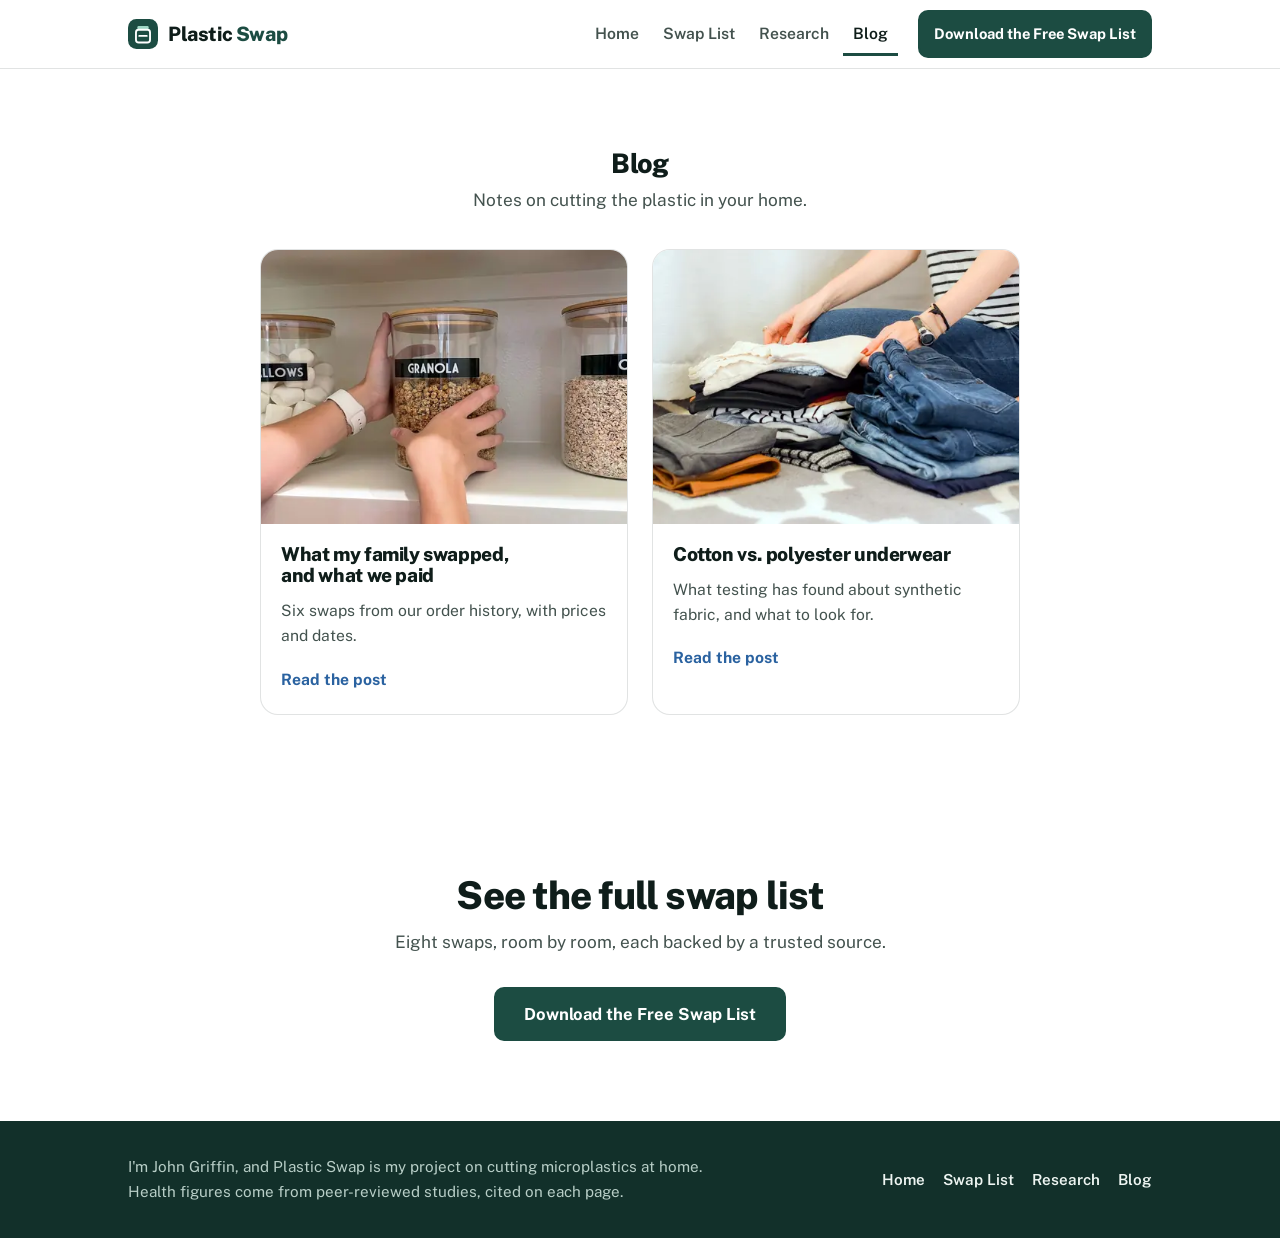
<file: blog.html>
<!DOCTYPE html>
<html lang="en">
<head>
<meta charset="UTF-8">
<meta name="viewport" content="width=device-width, initial-scale=1.0">
<title>Blog | Plastic Swap</title>
<meta name="description" content="Posts on cutting plastic at home: what my family swapped, and cotton vs. polyester underwear.">
<meta name="robots" content="noindex,nofollow">
<link rel="canonical" href="https://odyssey-jotun.github.io/plastic-swap/blog.html">
<meta name="author" content="John Griffin">
<meta name="theme-color" content="#12302A">
<meta property="og:site_name" content="Plastic Swap">
<meta property="og:title" content="Blog | Plastic Swap">
<meta property="og:description" content="Posts on cutting plastic at home: what my family swapped, and cotton vs. polyester underwear.">
<meta property="og:type" content="website">
<meta property="og:url" content="https://odyssey-jotun.github.io/plastic-swap/blog.html">
<meta property="og:image" content="https://odyssey-jotun.github.io/plastic-swap/images/og.jpg">
<meta property="og:image:width" content="1200">
<meta property="og:image:height" content="630">
<meta property="og:image:alt" content="Cut the plastic, keep your health. A free list of everyday plastic swaps.">
<meta name="twitter:card" content="summary_large_image">
<link rel="icon" href="favicon.svg" type="image/svg+xml">
<link rel="preload" href="fonts/public-sans.woff2" as="font" type="font/woff2" crossorigin>
<style>@font-face{font-family:'Public Sans';font-style:normal;font-weight:400 800;font-display:swap;src:url(fonts/public-sans.woff2) format('woff2')}:root{--bg:#FFFFFF;--bg-alt:#EEF5F2;--card:#FFFFFF;--ink:#0F1D1A;--ink-soft:#43524E;--primary:#1C4C42;--primary-dk:#12302A;--blue:#2A62A0;--mint:#9ED6C4;--mint-lt:#DCEFE8;--red:#B0392B;--on-dark:#EEF5F2;--on-dark-soft:#B8CEC7;--line:rgba(15,29,26,0.12);--radius:18px;--radius-lg:28px;--wrap:1080px;--flow-tight:0.32em;--flow-block:44px;--flow-section:80px}*{box-sizing:border-box}html{scroll-behavior:smooth;scroll-padding-top:84px}@media (prefers-reduced-motion:reduce){html{scroll-behavior:auto}*{animation-duration:0.001ms !important;transition-duration:0.001ms !important}}body{margin:0;background:var(--bg);color:var(--ink);font-family:'Public Sans',ui-sans-serif,system-ui,-apple-system,'Segoe UI',sans-serif;font-size:18px;line-height:1.6;-webkit-font-smoothing:antialiased}h1,h2,h3{font-weight:800;line-height:1.1;margin:0 0 var(--flow-tight);color:var(--ink);letter-spacing:-0.02em;text-wrap:balance}p{margin:0 0 1em}p:last-child{margin-bottom:0}a{color:inherit}img{max-width:100%;height:auto}.wrap{max-width:var(--wrap);margin:0 auto;padding:0 28px}.skip{position:absolute;left:-9999px;top:10px;background:var(--card);color:var(--ink);padding:12px 18px;border-radius:10px;z-index:100;text-decoration:none;font-weight:700;border:2px solid var(--primary)}.skip:focus{left:16px}a:focus-visible{outline:3px solid var(--blue);outline-offset:3px;border-radius:4px}nav.site{position:sticky;top:0;z-index:20;background:rgba(255,255,255,0.95);backdrop-filter:blur(8px);border-bottom:1px solid var(--line)}nav.site .wrap{display:flex;align-items:center;justify-content:space-between;gap:4px 20px;padding-top:10px;padding-bottom:10px;flex-wrap:wrap}.wordmark{display:inline-flex;align-items:center;gap:10px;font-weight:800;font-size:1.24rem;letter-spacing:-0.02em;color:var(--ink);text-decoration:none;white-space:nowrap;min-height:44px}.wordmark .mark{width:30px;height:30px;flex:none}.wordmark .last{color:var(--primary)}nav.site ul{list-style:none;display:flex;align-items:center;gap:4px;margin:0;padding:0;font-size:0.98rem;font-weight:600}nav.site ul a{text-decoration:none;color:var(--ink-soft);display:inline-flex;align-items:center;min-height:44px;padding:0 10px;white-space:nowrap;transition:color 0.15s ease}nav.site ul a:hover{color:var(--blue)}nav.site ul{margin-left:auto}.nav-cta{flex:none}.room-cta{margin-top:32px}.room.solo .room-cta{margin-top:36px}@media (max-width:860px){nav.site ul{order:3;margin-left:0}}@media (max-width:620px){nav.site .nav-cta{display:none}}nav.site ul a[aria-current="page"]{color:var(--ink);box-shadow:inset 0 -3px 0 var(--primary)}.btn{display:inline-flex;align-items:center;justify-content:center;text-align:center;min-height:52px;padding:12px 28px;background:var(--primary);color:#FFFFFF;text-decoration:none;font-weight:700;font-size:1.04rem;border-radius:10px;border:2px solid var(--primary);transition:background 0.18s ease,color 0.18s ease,border-color 0.18s ease}.btn:hover{background:var(--blue);border-color:var(--blue)}.btn.light{background:#FFFFFF;border-color:#FFFFFF;color:var(--primary-dk)}.btn.light:hover{background:var(--mint);border-color:var(--mint)}.btn-row{display:flex;gap:14px;flex-wrap:wrap;align-items:center;justify-content:center;margin-top:30px}section{padding:var(--flow-section) 0}.band{background:var(--bg-alt)}.section-head{max-width:720px;margin-bottom:34px}.section-head.center{text-align:center;margin-left:auto;margin-right:auto}h2{font-size:clamp(1.75rem,3.2vw,2.4rem)}.section-head p{color:var(--ink-soft);font-size:1.08rem}.banner{position:relative;background:var(--primary-dk);color:var(--on-dark);overflow:hidden;min-height:min(680px,78vh);display:flex;align-items:center}.banner picture,.banner img{position:absolute;inset:0;width:100%;height:100%}.banner img{object-fit:cover;object-position:70% 40%}.banner::before{content:"";position:absolute;inset:0;z-index:1;background:linear-gradient(90deg,rgba(18,48,42,0.94) 0%,rgba(18,48,42,0.86) 30%,rgba(18,48,42,0.35) 52%,rgba(18,48,42,0) 66%)}.banner .wrap{position:relative;z-index:2;width:100%;padding-top:56px;padding-bottom:56px}.banner-text{max-width:600px;text-align:center}.banner h1{color:#FFFFFF;font-size:clamp(2.4rem,4.6vw,3.8rem)}.banner h1 span{display:block;color:var(--mint)}.portrait{margin:0;aspect-ratio:4/5;border-radius:var(--radius-lg);overflow:hidden;width:100%;max-width:440px;justify-self:center;box-shadow:0 30px 60px -24px rgba(18,48,42,0.55)}.portrait img{display:block;width:100%;height:100%;object-fit:cover}@media (prefers-reduced-motion:no-preference){.banner-text{animation:rise 0.7s cubic-bezier(.2,.7,.2,1) 0.1s both}}@keyframes rise{from{opacity:0;transform:translateY(18px)}to{opacity:1;transform:none}}@media (max-width:860px){.banner{display:block;min-height:0}.banner picture,.banner img{position:static;display:block;height:auto;aspect-ratio:4/3}.banner::before{display:none}.banner .wrap{padding-top:30px;padding-bottom:44px}.banner-text{max-width:none}}.page-hero{padding:60px 0 64px}.page-hero h1{font-size:clamp(2.1rem,4.4vw,3.1rem)}.page-hero .lede{font-size:1.14rem;color:var(--ink-soft);margin-top:8px;max-width:34em}.page-hero .btn-row{justify-content:flex-start}.split{display:grid;grid-template-columns:1.05fr 0.95fr;gap:56px;align-items:center}.split.flip{grid-template-columns:0.95fr 1.05fr}.split p{color:var(--ink-soft);font-size:1.06rem}.photo{margin:0;border-radius:var(--radius);overflow:hidden;aspect-ratio:4/3;background:var(--bg-alt);box-shadow:0 20px 40px -24px rgba(18,48,42,0.55)}.photo img{display:block;width:100%;height:100%;object-fit:cover}.cards{display:grid;grid-template-columns:repeat(3,1fr);gap:22px}.card{background:var(--card);border:1px solid var(--line);border-radius:var(--radius);padding:30px 26px 28px;text-align:center}.card h3{font-size:1.24rem}.card p{font-size:1rem;color:var(--ink-soft)}.icon{width:64px;height:64px;border-radius:18px;background:var(--mint-lt);color:var(--primary);display:flex;align-items:center;justify-content:center;margin:0 auto 18px}.icon svg{width:32px;height:32px}a.card{text-decoration:none;color:inherit;transition:border-color 0.15s ease}a.card:hover{border-color:var(--blue)}a.card:hover h3{color:var(--blue)}.card .to{font-size:0.95rem;font-weight:700;color:var(--primary);margin:0}.punch{font-weight:700;font-size:clamp(1.2rem,2.2vw,1.45rem);line-height:1.35;text-align:center;color:var(--primary);max-width:720px;margin:var(--flow-block) auto 0}.steps{list-style:none;margin:0;padding:0;display:grid;grid-template-columns:repeat(3,1fr);gap:22px;counter-reset:step}.steps li{background:var(--card);border:1px solid var(--line);border-radius:var(--radius);padding:28px 26px;counter-increment:step;text-align:center}.steps li:before{content:counter(step);display:flex;align-items:center;justify-content:center;width:46px;height:46px;border-radius:50%;background:var(--primary);color:#FFFFFF;font-weight:800;font-size:1.3rem;margin:0 auto 18px}.steps h3{font-size:1.24rem}.steps p{font-size:1rem;color:var(--ink-soft)}.after{background:var(--primary-dk);color:var(--on-dark)}.after h2,.after h3{color:#FFFFFF}.stakes{display:grid;grid-template-columns:1fr 1fr;gap:26px}.stake h3{font-size:1.3rem;margin-bottom:14px;text-align:center}.outcomes{list-style:none;margin:0;padding:0;display:grid;gap:12px}.outcomes li{display:grid;grid-template-columns:26px 1fr;gap:14px;align-items:start;background:rgba(255,255,255,0.06);border:1px solid rgba(238,245,242,0.16);border-radius:14px;padding:16px 18px;color:var(--on-dark);font-size:1.02rem}.outcomes svg{width:22px;height:22px;margin-top:2px;color:#F2A597}.stake.good .outcomes svg{color:var(--mint)}.stake.good .outcomes li{background:rgba(158,214,196,0.08);border-color:rgba(158,214,196,0.34)}.after .cite-line{color:var(--on-dark-soft);text-align:center}.closing{text-align:center}.closing .wrap{max-width:680px}.closing p{color:var(--ink-soft);font-size:1.08rem}.card .num{font-weight:800;font-size:clamp(2.3rem,4vw,2.9rem);line-height:1;letter-spacing:-0.03em;color:var(--primary);margin:0 0 10px}.card .of{font-size:0.9rem;font-weight:700;color:var(--ink-soft);margin:12px 0 0;border-top:1px solid var(--line);padding-top:12px}.card .more{margin-top:12px;font-weight:700;font-size:0.96rem}.card .more a{color:var(--blue);text-decoration-thickness:2px;text-underline-offset:3px}.cards.four{grid-template-columns:repeat(2,1fr);max-width:860px;margin:0 auto}.btn.ghost{background:transparent;color:var(--primary)}.btn.ghost:hover{background:var(--primary);color:#FFFFFF;border-color:var(--primary)}.cite-line.center{text-align:center}.hero-photo{margin:0;border-radius:var(--radius-lg);overflow:hidden;aspect-ratio:3/2;background:var(--bg-alt);box-shadow:0 24px 48px -26px rgba(18,48,42,0.6)}.hero-photo img{display:block;width:100%;height:100%;object-fit:cover}.prose{max-width:760px;margin:0 auto}.prose p{color:var(--ink-soft);font-size:1.06rem}.chart{background:var(--card);border:1px solid var(--line);border-radius:var(--radius);padding:28px 30px;margin:0}.chart h3{font-size:1.22rem}.chart .sub{color:var(--ink-soft);font-size:0.98rem;margin-bottom:20px}.bars{display:grid;gap:14px}.barline{display:grid;grid-template-columns:130px 1fr;gap:12px;align-items:center;font-size:0.94rem;font-weight:600;color:var(--ink-soft)}.track{height:40px;background:var(--bg-alt);border-radius:6px}.bar{display:flex;align-items:center;justify-content:flex-end;height:100%;padding-right:10px;border-radius:6px;color:#FFFFFF;font-weight:800;min-width:60px}.bar.hi{background:var(--red)}.bar.lo{background:var(--primary)}.lead{font-size:1.12rem;color:var(--ink-soft)}.points,.statlist,.steps-list{list-style:none;margin:26px 0 0;padding:0;display:grid;gap:22px}.points li{display:grid;grid-template-columns:56px 1fr;gap:18px;align-items:start}.points .icon{width:56px;height:56px;border-radius:16px;margin:0}.points .icon svg{width:28px;height:28px}.points h3,.statlist h3,.steps-list h3{font-size:1.18rem;margin-bottom:4px}.points p,.statlist p,.steps-list p{font-size:1rem;color:var(--ink-soft);margin:0}.statlist li{display:grid;grid-template-columns:120px 1fr;gap:18px;align-items:start;padding-bottom:20px;border-bottom:1px solid var(--line)}.statlist li:last-child{border-bottom:0;padding-bottom:0}.statlist .n{font-weight:800;font-size:2rem;line-height:1.05;letter-spacing:-0.03em;color:var(--primary);margin:0}.steps-list{counter-reset:step}.steps-list li{display:grid;grid-template-columns:46px 1fr;gap:18px;align-items:start;counter-increment:step}.steps-list li:before{content:counter(step);display:flex;align-items:center;justify-content:center;width:46px;height:46px;border-radius:50%;background:var(--primary);color:#FFFFFF;font-weight:800;font-size:1.2rem}.split .btn-row{justify-content:flex-start}.pcards{display:grid;grid-template-columns:repeat(3,1fr);gap:24px}.pcards.four{grid-template-columns:repeat(4,1fr)}.pcard{background:var(--card);border:1px solid var(--line);border-radius:var(--radius);overflow:hidden;text-decoration:none;color:inherit;display:flex;flex-direction:column}a.pcard{transition:border-color 0.15s ease,transform 0.2s ease}a.pcard:hover{border-color:var(--blue);transform:translateY(-3px)}a.pcard:hover h3{color:var(--blue)}.card-photo{margin:0;aspect-ratio:4/3;overflow:hidden;background:var(--bg-alt)}.card-photo img{display:block;width:100%;height:100%;object-fit:cover}.pcard-body{padding:20px 20px 22px;text-align:center}.pcard-body h3{font-size:1.2rem}.pcard-body p{font-size:0.98rem;color:var(--ink-soft)}.pcard-body .to{font-weight:700;color:var(--primary);margin:0}.pcard .num{font-weight:800;font-size:1.9rem;line-height:1;letter-spacing:-0.03em;color:var(--primary);margin:0 0 8px}.pcard .more{margin-top:10px;font-weight:700}.pcard .more a{color:var(--blue);text-underline-offset:3px}.stakes-split{display:grid;grid-template-columns:0.85fr 1.15fr;gap:36px;align-items:center}.stakes-split .stakes{grid-template-columns:1fr;gap:22px}.stakes-split .stake h3{text-align:left}.btn.ghost-light{background:transparent;color:#FFFFFF;border-color:#FFFFFF}.btn.ghost-light:hover{background:#FFFFFF;color:var(--primary-dk)}.closing-banner h2{color:#FFFFFF;font-size:clamp(2rem,3.8vw,3rem)}.closing-banner p{color:var(--on-dark);font-size:1.12rem}@media (max-width:1000px){.pcards.four{grid-template-columns:repeat(2,1fr)}}@media (max-width:860px){.pcards{grid-template-columns:repeat(2,1fr);gap:14px}.stakes-split{grid-template-columns:1fr}.statlist li{grid-template-columns:1fr;gap:6px}}@media (max-width:620px){.pcards,.pcards.four{grid-template-columns:1fr}}.room{scroll-margin-top:90px}.room + .room{border-top:1px solid var(--line)}.swaps{display:grid;grid-template-columns:repeat(auto-fit,minmax(260px,320px));justify-content:center;gap:22px}.swap{background:var(--card);border:1px solid var(--line);border-radius:var(--radius);overflow:hidden;scroll-margin-top:90px}.swap-body{padding:0 24px 24px}.swap .icon{margin-top:-32px;position:relative;box-shadow:0 0 0 5px var(--card)}.swap h3{font-size:1.3rem;text-align:center}.swap .to{text-align:center;font-weight:700;color:var(--primary);margin-bottom:14px}.swap-body>p{color:var(--ink-soft);font-size:1rem}.facts-list{list-style:none;margin:16px 0 0;padding:14px 0 0;border-top:1px solid var(--line);display:grid;gap:8px;font-size:0.96rem}.facts-list li{display:grid;grid-template-columns:20px 1fr;gap:10px;align-items:start;color:var(--ink-soft)}.facts-list svg{width:18px;height:18px;margin-top:3px;color:var(--primary)}.facts-list b{display:block;color:var(--ink);font-weight:700}.band .swap{background:#FFFFFF}.cite-line{font-size:0.9rem;color:var(--ink-soft);font-style:italic;margin-top:18px}.refs{padding:56px 0;border-top:1px solid var(--line)}.refs h2{font-size:1.4rem}.refs ol{max-width:860px;margin:0;padding-left:1.3rem;display:grid;gap:8px;font-size:0.95rem;color:var(--ink-soft)}footer{background:var(--primary-dk);color:var(--on-dark-soft);padding:34px 0;font-size:0.95rem}footer .wrap{display:flex;justify-content:space-between;align-items:center;flex-wrap:wrap;gap:10px 24px}footer p{margin:0;max-width:40em}footer ul{list-style:none;display:flex;flex-wrap:wrap;gap:0 18px;margin:0;padding:0;font-weight:600}footer ul a{display:inline-flex;align-items:center;min-height:44px;color:var(--on-dark);text-decoration:none}footer ul a:hover{color:var(--mint)}@media (max-width:860px){.split,.split.flip{grid-template-columns:1fr;gap:30px}.split>.portrait,.split>.photo{order:-1}.page-hero .portrait{max-width:340px}.cards,.cards.four,.steps,.stakes{grid-template-columns:1fr}.page-hero .hero-photo{order:-1;aspect-ratio:16/10}.cards.preview{grid-template-columns:1fr 1fr;gap:12px}.cards.preview .card{padding:20px 12px}.cards.preview .icon{width:52px;height:52px;margin-bottom:10px}.cards.preview h3{font-size:1.06rem}.cards.preview .to{font-size:0.86rem}}@media (max-width:620px){:root{--flow-section:56px;--flow-block:34px}body{font-size:17px}.wrap{padding:0 20px}.page-hero{padding:28px 0 44px}.btn-row .btn{width:100%}.barline{grid-template-columns:1fr;gap:4px}.chart{padding:22px 18px}.swaps{grid-template-columns:1fr}.wordmark{font-size:1.14rem}}.room-tag{display:none}@media print{@page{size:letter;margin:0.45in 0.55in}body{font-size:10.5pt}nav.site,footer,.skip,.page-hero .portrait,.page-hero .hero-photo,.card-photo,.btn-row,.closing,.room .section-head{display:none !important}main{display:grid;grid-template-columns:1fr 1fr;gap:10pt}.page-hero{grid-column:1 / -1;padding:0 0 2pt}.page-hero .wrap,.page-hero .split{display:block;padding:0}.page-hero h1{font-size:20pt}.page-hero .lede{font-size:10.5pt;margin:4pt 0 0;max-width:none}.room,.room .wrap,.swaps{display:contents}.swap-body{padding:0}.swap .icon{margin-top:0;box-shadow:none}.swap{padding:9pt 13pt 9pt;break-inside:avoid;border-color:#BFCFCA;border-radius:12px}.room-tag{display:block;text-align:center;font-size:8pt;font-weight:700;letter-spacing:0.02em;color:var(--ink-soft);margin:0 0 2pt}.swap .icon{width:30px;height:30px;border-radius:9px;margin-bottom:4pt}.swap .icon svg{width:19px;height:19px}.swap h3{font-size:12.5pt;margin-bottom:1pt}.swap .to{font-size:9.5pt;margin-bottom:5pt}.swap-body>p{font-size:9.2pt;line-height:1.4}.facts-list{font-size:8.8pt;line-height:1.35;margin-top:6pt;padding-top:6pt;gap:2pt}.facts-list li{grid-template-columns:12px 1fr;gap:6pt}.facts-list svg{width:11px;height:11px;margin-top:2px}.facts-list b{display:inline;margin-right:4pt}.refs{display:none !important}}.closing-banner::before{background:rgba(18,48,42,0.76)}.closing-banner .banner-text{margin:0 auto}@media (max-width:860px){.closing-banner .wrap{padding-top:30px}}.swap .source{display:grid;grid-template-columns:18px 1fr;gap:10px;align-items:start;margin:16px 0 0;padding-top:14px;border-top:1px solid var(--line);font-size:0.92rem;color:var(--ink-soft)}.swap .source svg{width:16px;height:16px;margin-top:3px;color:var(--primary)}.swap .more{margin:10px 0 0;font-weight:700;font-size:0.95rem}.swap .more a{color:var(--blue);text-underline-offset:3px}.byline{font-weight:700;color:var(--primary);margin-bottom:8px}.post{padding-top:24px}.prose h2{margin-top:var(--flow-block)}.prose h3{font-size:1.2rem;margin-top:28px;scroll-margin-top:90px}.table-wrap{overflow-x:auto;margin:28px 0 0;border:1px solid var(--line);border-radius:var(--radius)}.price-table{width:100%;border-collapse:collapse;font-size:0.96rem;min-width:560px}.price-table th,.price-table td{text-align:left;padding:12px 16px;border-bottom:1px solid var(--line);vertical-align:top}.price-table thead th{background:var(--bg-alt);font-weight:700;color:var(--ink)}.price-table tbody tr:last-child th,.price-table tbody tr:last-child td{border-bottom:0}.price-table tbody th a{color:var(--primary);text-underline-offset:3px}.price-table td{color:var(--ink-soft)}@media (max-width:620px){.pcards.preview{grid-template-columns:1fr 1fr;gap:12px}.pcards.preview .pcard-body{padding:12px 10px 14px}.pcards.preview h3{font-size:1rem}.pcards.preview .to{font-size:0.86rem}}@media print{.swap .more{display:none}.swap .source{font-size:8.5pt;margin-top:6pt;padding-top:6pt;grid-template-columns:11px 1fr;gap:6pt}.swap .source svg{width:11px;height:11px;margin-top:1px}}@media print{@page{margin:0.4in 0.5in}main{gap:8pt}.page-hero h1{font-size:18pt}.page-hero .lede{font-size:9.5pt}.swap{padding:7pt 11pt 7pt}.room-tag{font-size:7pt;margin:0 0 1pt}.swap .icon{width:24px;height:24px;border-radius:7px;margin-bottom:2pt}.swap .icon svg{width:15px;height:15px}.swap h3{font-size:11.5pt}.swap .to{font-size:9pt;margin-bottom:3pt}.swap-body>p{font-size:8.8pt;line-height:1.35}.swap .source{font-size:8pt;margin-top:4pt;padding-top:4pt}}@media (min-width:861px){.hero-split{display:grid;grid-template-columns:0.42fr 0.58fr;align-items:stretch;min-height:min(640px,76vh)}.hero-split::before{display:none}.hero-split picture{position:relative;grid-column:2;grid-row:1;inset:auto}.hero-split picture img{position:absolute;inset:0;width:100%;height:100%;object-fit:cover;object-position:78% 40%}.hero-split .wrap{grid-column:1;grid-row:1;display:flex;align-items:center;justify-content:center;padding:56px 28px;max-width:none;margin:0}.hero-split .banner-text{max-width:540px}.hero-split h1{font-size:clamp(2rem,3.3vw,3.1rem)}}.points + p{margin-top:28px}.buy{display:flex;flex-direction:column;align-items:stretch;gap:10px;margin-top:14px;padding:14px;background:var(--bg-alt);border-radius:12px}.buy .btn{width:100%}@media screen{.swap{display:flex;flex-direction:column}.swap-body{flex:1;display:flex;flex-direction:column}.swap-body>.source{margin-top:auto}.swap-body>p:nth-last-of-type(2){margin-bottom:16px}}.buy + .buy{margin-top:8px}.buy p{display:grid;grid-template-columns:18px 1fr;gap:8px;align-items:start;margin:0;font-weight:700;font-size:0.95rem;color:var(--ink)}.buy p svg{width:18px;height:18px;margin-top:2px;color:var(--primary)}.btn.small{padding:10px 14px;min-height:44px;font-size:0.92rem}.band .buy{background:var(--bg-alt)}.band .swap .buy{background:#EEF5F2}@media screen{.solo .section-head{text-align:left;margin-bottom:20px}.solo .swaps{display:block}.solo .swap .card-photo{display:none}.solo .swap-body{padding-top:24px}.solo .swap .icon{margin:0 0 14px;box-shadow:none}.solo .swap h3,.solo .swap .to{text-align:left}.solo .split{align-items:center}}@media print{.solo .split,.solo .split>div{display:contents}.solo .photo{display:none !important}.buy{display:none}}.pcards.two{grid-template-columns:repeat(2,1fr);max-width:760px;margin:0 auto}@media (max-width:620px){.pcards.two{grid-template-columns:1fr}}.post-head{padding:56px 0 0}.post-head h1{font-size:clamp(2rem,4.2vw,2.9rem)}.post-head .lede{font-size:1.14rem;color:var(--ink-soft);margin-top:12px}.post-photo{margin:32px 0 0;border-radius:var(--radius);overflow:hidden;aspect-ratio:3/2;background:var(--bg-alt)}.post-photo img{width:100%;height:100%;object-fit:cover;display:block}.post-head + .post{padding-top:36px}.post-head + .post .prose>:first-child{margin-top:0}.pcards.two .pcard-body{text-align:left;display:flex;flex-direction:column;flex:1}.pcards.two .pcard-body p{margin:6px 0 0}.pcards.two .read{margin-top:auto;padding-top:12px;font-weight:700;color:var(--blue)}.prose .buy{flex-direction:row;align-items:center;justify-content:space-between;gap:16px;margin:16px 0 0;padding:16px 18px}.prose .buy + .buy{margin-top:10px}.prose .buy .btn{width:auto;flex:none}.prose .buy p{font-size:1rem}@media (max-width:620px){.post-head{padding-top:28px}.post-photo{margin-top:24px}.prose .buy{flex-direction:column;align-items:stretch}.prose .buy .btn{width:100%}}.buy small{display:block;font-weight:400;color:var(--ink-soft);font-size:0.92rem;margin-top:2px}</style>
<script type="application/ld+json">{"@context":"https://schema.org","@graph":[{"@type":"WebSite","@id":"https://odyssey-jotun.github.io/plastic-swap/#site","url":"https://odyssey-jotun.github.io/plastic-swap/","name":"Plastic Swap","description":"A free list of everyday plastic swaps that cut microplastic exposure at home, with what each one cost.","author":{"@id":"https://odyssey-jotun.github.io/plastic-swap/#john"},"inLanguage":"en-US"},{"@type":"Person","@id":"https://odyssey-jotun.github.io/plastic-swap/#john","name":"John Griffin","description":"High school junior in Little Rock who created Plastic Swap, a free list of everyday swaps that cut microplastic exposure at home."},{"@type":"Blog","@id":"https://odyssey-jotun.github.io/plastic-swap/blog.html#page","url":"https://odyssey-jotun.github.io/plastic-swap/blog.html","name":"Blog | Plastic Swap","description":"Posts on cutting plastic at home: what my family swapped, and cotton vs. polyester underwear.","isPartOf":{"@id":"https://odyssey-jotun.github.io/plastic-swap/#site"},"author":{"@id":"https://odyssey-jotun.github.io/plastic-swap/#john"},"inLanguage":"en-US","datePublished":"2026-11-02","dateModified":"2026-11-02","image":"https://odyssey-jotun.github.io/plastic-swap/images/og.jpg"},{"@type":"BreadcrumbList","itemListElement":[{"@type":"ListItem","position":1,"name":"Home","item":"https://odyssey-jotun.github.io/plastic-swap/"},{"@type":"ListItem","position":2,"name":"Blog","item":"https://odyssey-jotun.github.io/plastic-swap/blog.html"}]}]}</script>
</head>
<body>

<a class="skip" href="#main">Skip to content</a>
<nav class="site" aria-label="Primary">
  <div class="wrap">
    <a class="wordmark" href="index.html"><svg class="mark" viewBox="0 0 32 32" aria-hidden="true"><rect width="32" height="32" rx="9" fill="#1C4C42"/><rect x="10" y="7.5" width="12" height="3.5" rx="1.2" fill="#9ED6C4"/><path d="M11 11.5h10c1.7 0 2.5 1.2 2.5 3V22c0 1.7-1.3 3-3 3h-9c-1.7 0-3-1.3-3-3v-7.5c0-1.8.8-3 2.5-3z" fill="none" stroke="#FFFFFF" stroke-width="2"/><path d="M12 18h8" stroke="#FFFFFF" stroke-width="2" stroke-linecap="round"/></svg><span>Plastic <span class="last">Swap</span></span></a>
    <ul>
      <li><a href="index.html">Home</a></li>
      <li><a href="swaps.html">Swap List</a></li>
      <li><a href="research.html">Research</a></li>
      <li><a href="blog.html" aria-current="page">Blog</a></li>
    </ul>
    <a href="swap-list.pdf" class="btn small nav-cta" download>Download the Free Swap List</a>
  </div>
</nav>

<main id="main">

<section>
  <div class="wrap">
    <div class="section-head center">
      <h1>Blog</h1>
      <p>Notes on cutting the plastic in your home.</p>
    </div>
    <div class="pcards two">
      <a class="pcard" href="family-swaps.html">
        <figure class="card-photo"><img src="images/swap-glass-720.webp" srcset="images/swap-glass-480.webp 480w, images/swap-glass-720.webp 720w" sizes="(max-width: 620px) calc(100vw - 40px), (max-width: 860px) 45vw, 340px" width="720" height="540" alt="Glass food storage containers on a pantry shelf" loading="lazy" decoding="async"></figure>
        <div class="pcard-body"><h3>What my family swapped, and what we paid</h3><p>Six swaps from our order history, with prices and dates.</p><p class="read">Read the post</p></div>
      </a>
      <a class="pcard" href="cotton-underwear.html">
        <figure class="card-photo"><img src="images/swap-cotton-720.webp" srcset="images/swap-cotton-480.webp 480w, images/swap-cotton-720.webp 720w" sizes="(max-width: 620px) calc(100vw - 40px), (max-width: 860px) 45vw, 340px" width="720" height="540" alt="A person folding a stack of clean clothes" loading="lazy" decoding="async"></figure>
        <div class="pcard-body"><h3>Cotton vs. polyester underwear</h3><p>What testing has found about synthetic fabric, and what to look for.</p><p class="read">Read the post</p></div>
      </a>
    </div>
  </div>
</section>

<section class="closing">
  <div class="wrap">
    <h2>See the full swap list</h2>
    <p>Eight swaps, room by room, each backed by a trusted source.</p>
    <div class="btn-row"><a href="swap-list.pdf" class="btn" download>Download the Free Swap List</a></div>
  </div>
</section>

</main>

<footer>
  <div class="wrap">
    <p>I'm John Griffin, and Plastic Swap is my project on cutting microplastics at home. Health figures come from peer-reviewed studies, cited on each page.</p>
    <ul>
      <li><a href="index.html">Home</a></li>
      <li><a href="swaps.html">Swap List</a></li>
      <li><a href="research.html">Research</a></li>
      <li><a href="blog.html">Blog</a></li>
    </ul>
  </div>
</footer>

</body>
</html>
</file>
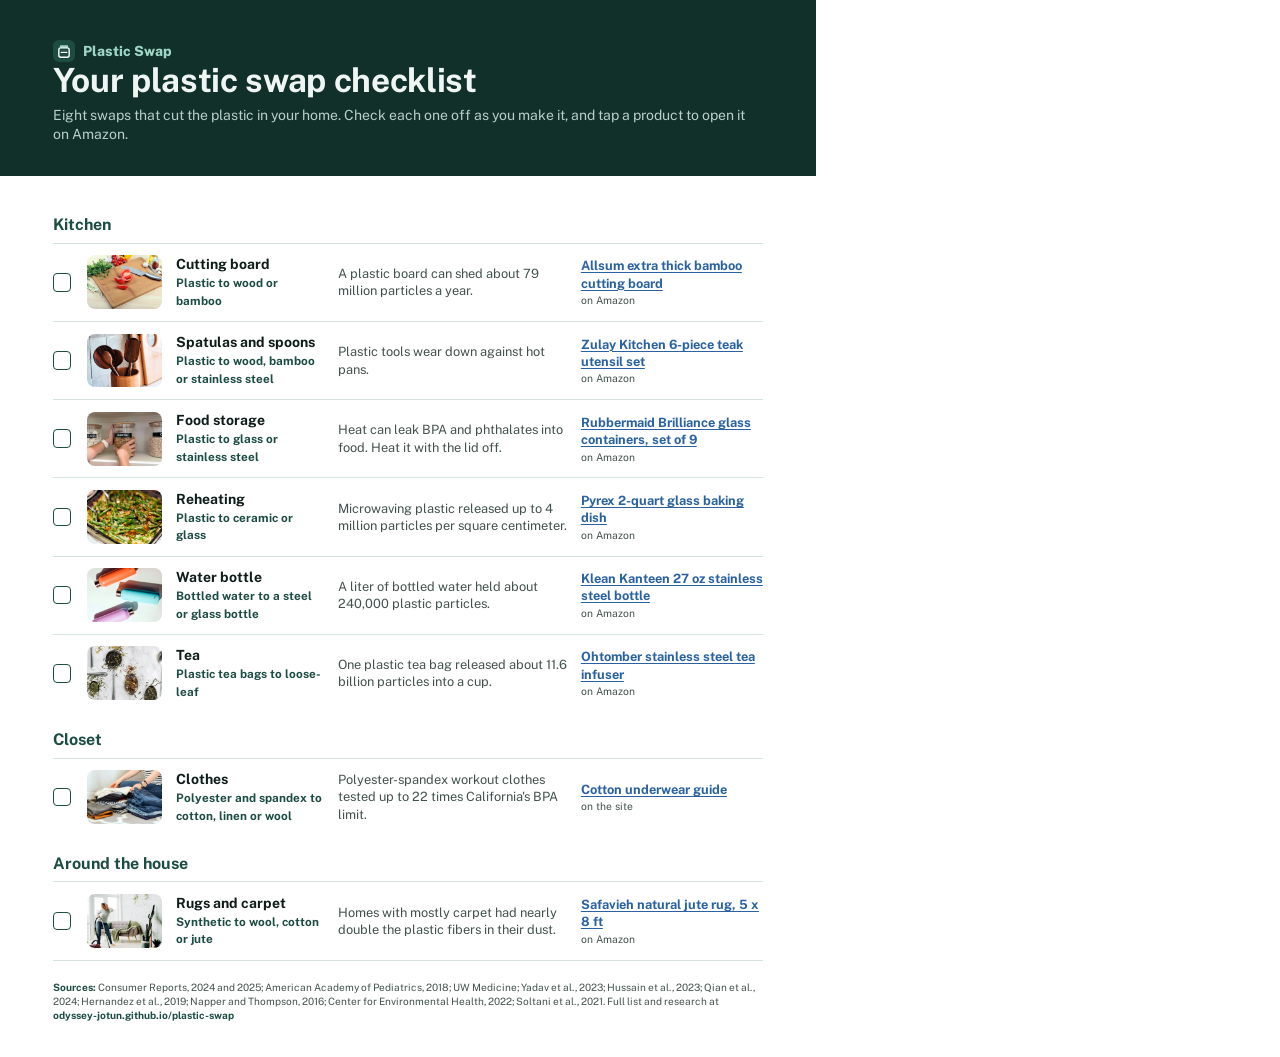
<file: checklist.html>
<!DOCTYPE html>
<html lang="en">
<head>
<meta charset="UTF-8">
<title>Plastic Swap Checklist | Plastic Swap</title>
<meta name="robots" content="noindex,nofollow">
<style>
@font-face{ font-family:'Public Sans'; font-weight:400 800; src:url(fonts/public-sans.woff2) format('woff2'); }
@page{ size: letter; margin: 0; }
*{ box-sizing: border-box; }
body{ margin: 0; font-family: 'Public Sans', sans-serif; color: #0F1D1A; font-size: 9.6pt; line-height: 1.35;
  -webkit-print-color-adjust: exact; print-color-adjust: exact; }
.sheet{ width: 8.5in; height: 11in; display: flex; flex-direction: column; }
.top{ background: #12302A; color: #EEF5F2; padding: 0.42in 0.55in 0.34in; }
.mark{ display: flex; align-items: center; gap: 8px; font-weight: 800; font-size: 11pt; margin: 0 0 12pt; }
.mark svg{ width: 22px; height: 22px; }
.mark span{ color: #9ED6C4; }
h1{ font-size: 25pt; line-height: 1.1; margin: 0 0 5pt; letter-spacing: -0.01em; }
.top p{ margin: 0; font-size: 10.5pt; color: #B8CEC7; }
.body{ padding: 0.22in 0.55in 0; flex: 1; }
h2{ font-size: 12pt; margin: 13pt 0 5pt; color: #1C4C42; }
.row{ display: grid; grid-template-columns: 16pt 0.78in 1.55in 1fr 1.9in; gap: 10pt; align-items: center;
  padding: 8.5pt 0; border-top: 1px solid #D5E3DE; }
.row:last-child{ border-bottom: 1px solid #D5E3DE; }
.box{ width: 14pt; height: 14pt; border: 1.6px solid #1C4C42; border-radius: 3pt; }
.row img{ width: 0.78in; height: 0.56in; object-fit: cover; border-radius: 6pt; display: block; }
.swap b{ display: block; font-size: 10.5pt; }
.swap span{ color: #1C4C42; font-weight: 700; font-size: 8.8pt; }
.why{ color: #43524E; }
.buy a{ display: block; color: #2A62A0; font-weight: 700; text-decoration: underline; text-underline-offset: 2px; }
.buy a + a{ margin-top: 3pt; }
.buy small{ display: block; color: #43524E; font-size: 7.8pt; margin-top: 1pt; }
.foot{ padding: 8pt 0.55in 0.36in; font-size: 7.6pt; color: #43524E; }
.foot b{ color: #1C4C42; }
</style>
</head>
<body>
<div class="sheet">
<div class="top">
  <p class="mark"><svg viewBox="0 0 32 32" aria-hidden="true"><rect width="32" height="32" rx="9" fill="#1C4C42"/><rect x="10" y="7.5" width="12" height="3.5" rx="1.2" fill="#9ED6C4"/><path d="M11 11.5h10c1.7 0 2.5 1.2 2.5 3V22c0 1.7-1.3 3-3 3h-9c-1.7 0-3-1.3-3-3v-7.5c0-1.8.8-3 2.5-3z" fill="none" stroke="#FFFFFF" stroke-width="2"/><path d="M12 18h8" stroke="#FFFFFF" stroke-width="2" stroke-linecap="round"/></svg><span>Plastic Swap</span></p>
  <h1>Your plastic swap checklist</h1>
  <p>Eight swaps that cut the plastic in your home. Check each one off as you make it, and tap a product to open it on Amazon.</p>
</div>
<div class="body">
  <h2>Kitchen</h2>
    <div class="row">
      <div class="box"></div>
      <img src="images/swap-board-480.webp" alt="">
      <div class="swap"><b>Cutting board</b><span>Plastic to wood or bamboo</span></div>
      <div class="why">A plastic board can shed about 79 million particles a year.</div>
      <div class="buy"><a href="https://www.amazon.com/dp/B095W712VM">Allsum extra thick bamboo cutting board</a><small>on Amazon</small></div>
    </div>
    <div class="row">
      <div class="box"></div>
      <img src="images/swap-utensils-480.webp" alt="">
      <div class="swap"><b>Spatulas and spoons</b><span>Plastic to wood, bamboo or stainless steel</span></div>
      <div class="why">Plastic tools wear down against hot pans.</div>
      <div class="buy"><a href="https://www.amazon.com/dp/B085W92DL4">Zulay Kitchen 6-piece teak utensil set</a><small>on Amazon</small></div>
    </div>
    <div class="row">
      <div class="box"></div>
      <img src="images/swap-glass-480.webp" alt="">
      <div class="swap"><b>Food storage</b><span>Plastic to glass or stainless steel</span></div>
      <div class="why">Heat can leak BPA and phthalates into food. Heat it with the lid off.</div>
      <div class="buy"><a href="https://www.amazon.com/dp/B08BR9HBZ3">Rubbermaid Brilliance glass containers, set of 9</a><small>on Amazon</small></div>
    </div>
    <div class="row">
      <div class="box"></div>
      <img src="images/swap-microwave-480.webp" alt="">
      <div class="swap"><b>Reheating</b><span>Plastic to ceramic or glass</span></div>
      <div class="why">Microwaving plastic released up to 4 million particles per square centimeter.</div>
      <div class="buy"><a href="https://www.amazon.com/dp/B00FN3M59S">Pyrex 2-quart glass baking dish</a><small>on Amazon</small></div>
    </div>
    <div class="row">
      <div class="box"></div>
      <img src="images/swap-water-480.webp" alt="">
      <div class="swap"><b>Water bottle</b><span>Bottled water to a steel or glass bottle</span></div>
      <div class="why">A liter of bottled water held about 240,000 plastic particles.</div>
      <div class="buy"><a href="https://www.amazon.com/dp/B0DK9NS2WR">Klean Kanteen 27 oz stainless steel bottle</a><small>on Amazon</small></div>
    </div>
    <div class="row">
      <div class="box"></div>
      <img src="images/swap-tea-480.webp" alt="">
      <div class="swap"><b>Tea</b><span>Plastic tea bags to loose-leaf</span></div>
      <div class="why">One plastic tea bag released about 11.6 billion particles into a cup.</div>
      <div class="buy"><a href="https://www.amazon.com/dp/B0CFQW79K8">Ohtomber stainless steel tea infuser</a><small>on Amazon</small></div>
    </div>
  <h2>Closet</h2>
    <div class="row">
      <div class="box"></div>
      <img src="images/swap-cotton-480.webp" alt="">
      <div class="swap"><b>Clothes</b><span>Polyester and spandex to cotton, linen or wool</span></div>
      <div class="why">Polyester-spandex workout clothes tested up to 22 times California's BPA limit.</div>
      <div class="buy"><a href="https://odyssey-jotun.github.io/plastic-swap/cotton-underwear.html">Cotton underwear guide</a><small>on the site</small></div>
    </div>
  <h2>Around the house</h2>
    <div class="row">
      <div class="box"></div>
      <img src="images/swap-dust-480.webp" alt="">
      <div class="swap"><b>Rugs and carpet</b><span>Synthetic to wool, cotton or jute</span></div>
      <div class="why">Homes with mostly carpet had nearly double the plastic fibers in their dust.</div>
      <div class="buy"><a href="https://www.amazon.com/dp/B004Q07E5E">Safavieh natural jute rug, 5 x 8 ft</a><small>on Amazon</small></div>
    </div>
</div>
<p class="foot"><b>Sources:</b> Consumer Reports, 2024 and 2025; American Academy of Pediatrics, 2018; UW Medicine; Yadav et al., 2023; Hussain et al., 2023; Qian et al., 2024; Hernandez et al., 2019; Napper and Thompson, 2016; Center for Environmental Health, 2022; Soltani et al., 2021. Full list and research at <b>odyssey-jotun.github.io/plastic-swap</b></p>
</div>
</body>
</html>
</file>
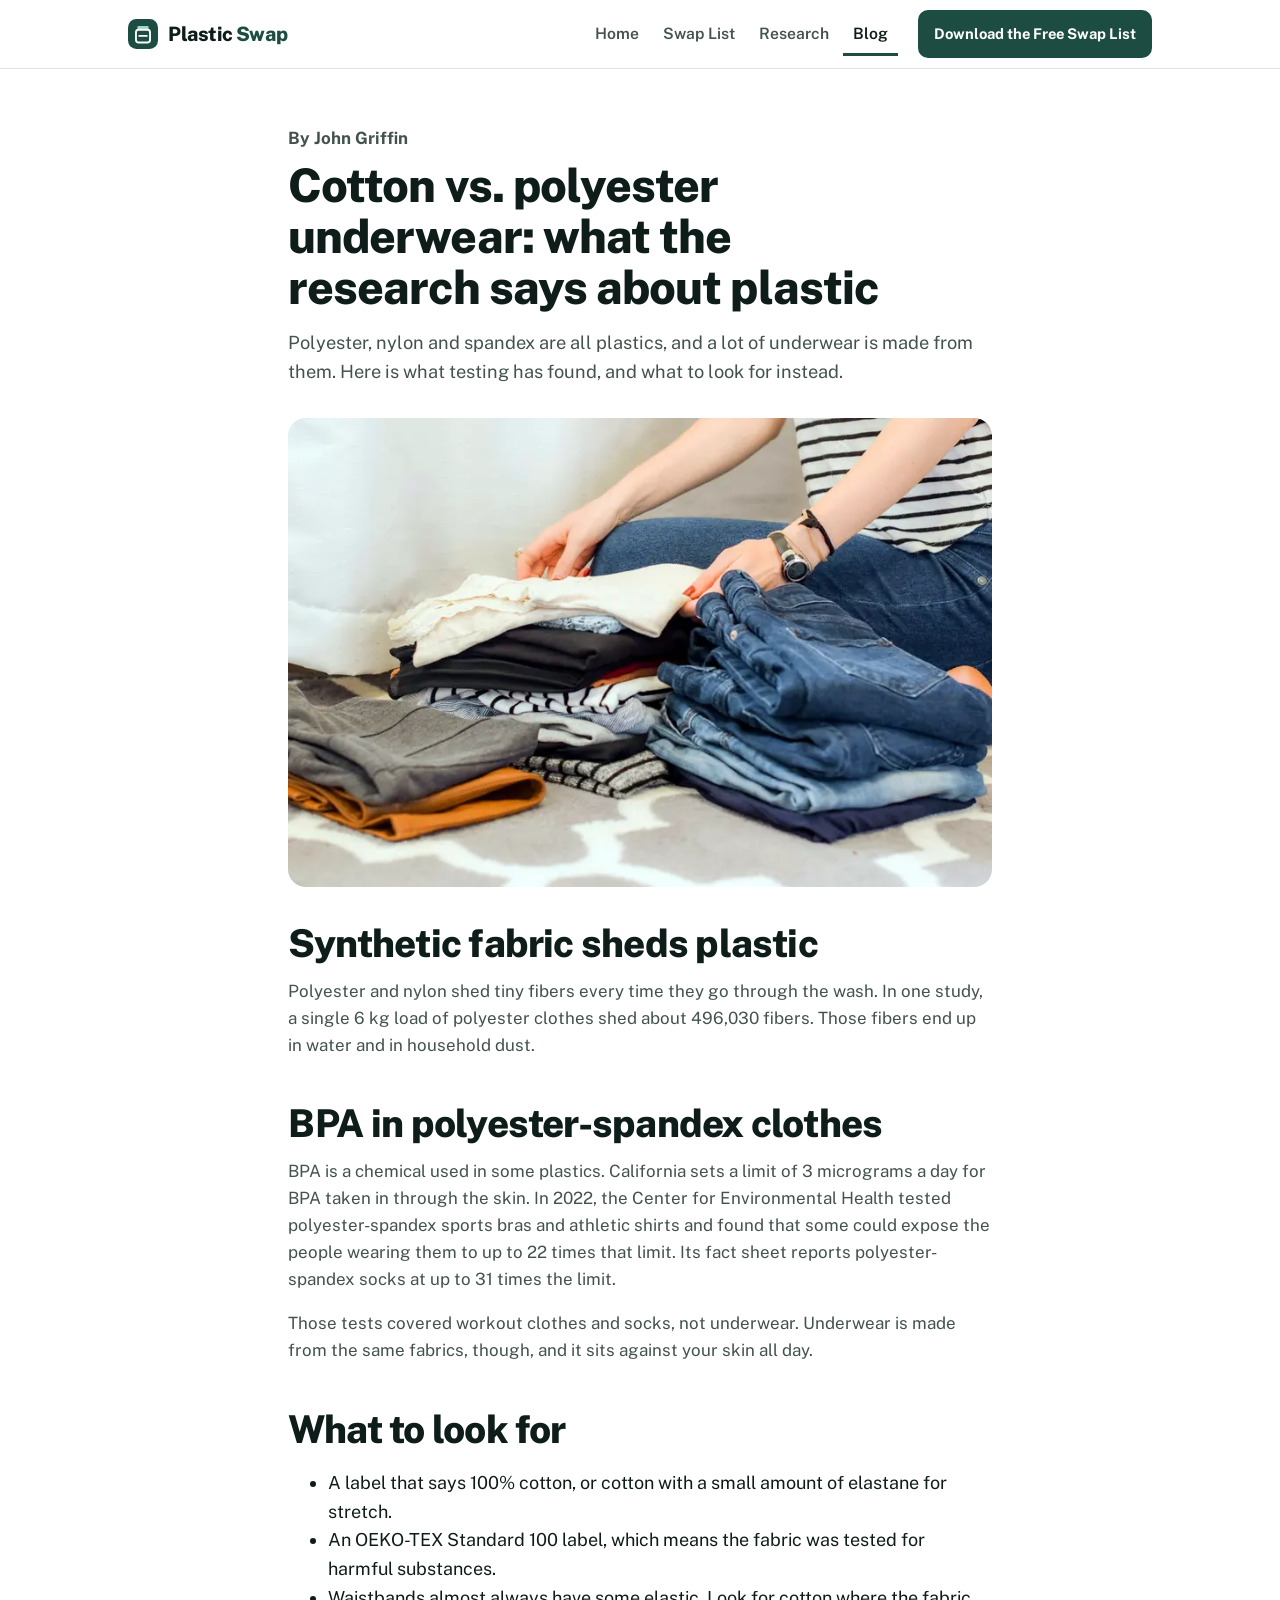
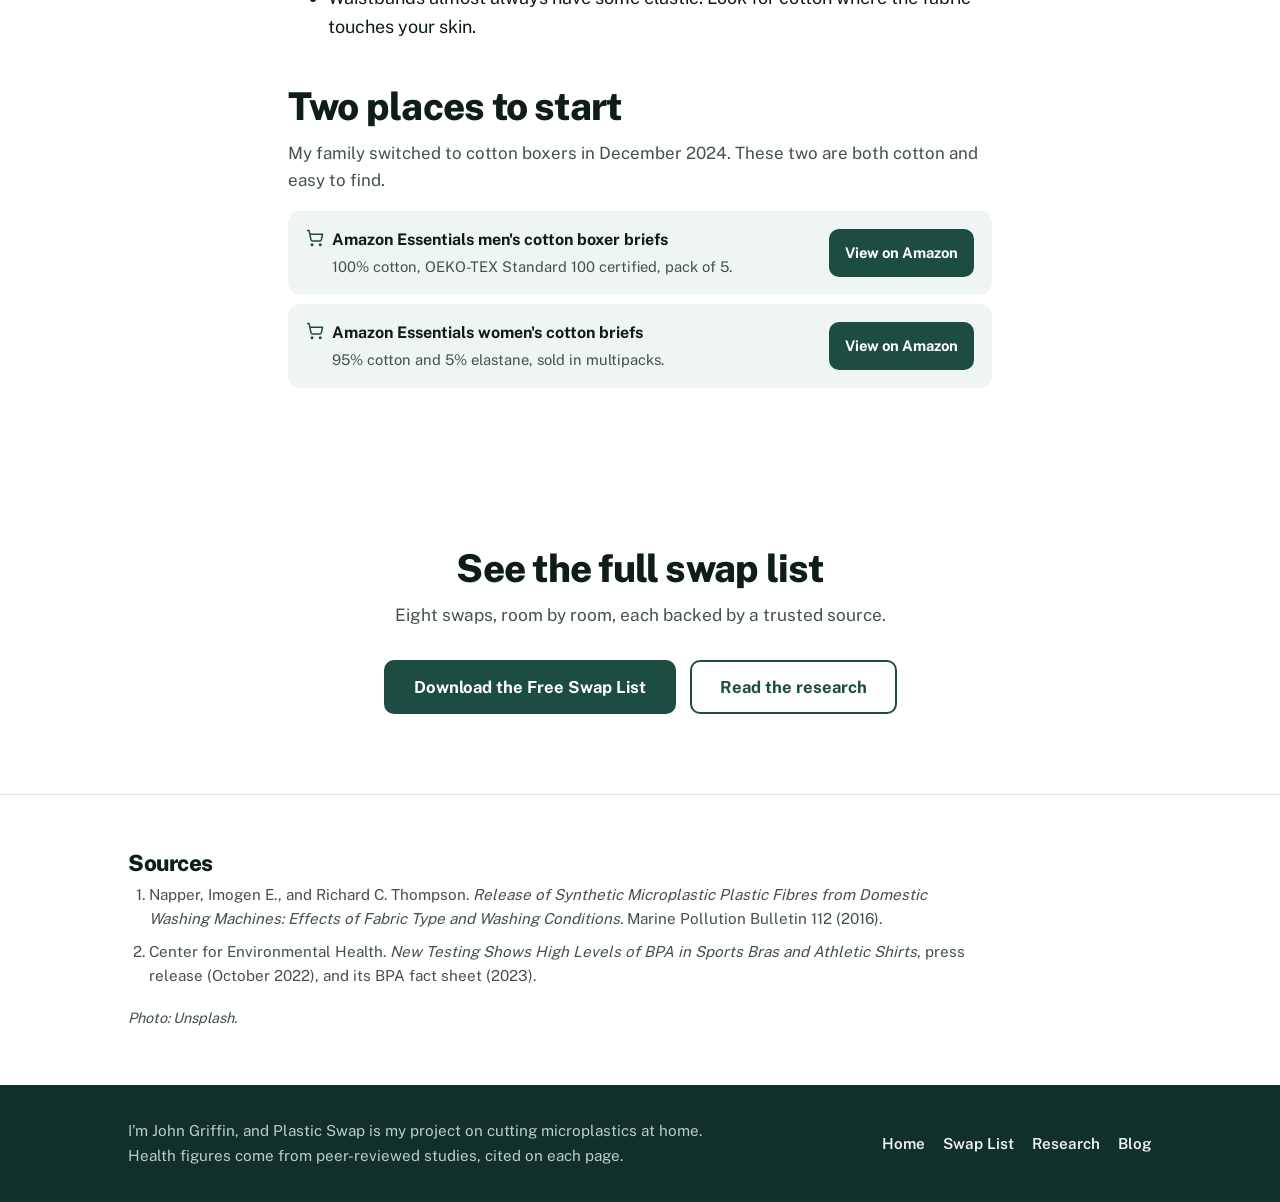
<file: cotton-underwear.html>
<!DOCTYPE html>
<html lang="en">
<head>
<meta charset="UTF-8">
<meta name="viewport" content="width=device-width, initial-scale=1.0">
<title>Cotton vs. Polyester Underwear: What the Research Says About Plastic | Plastic Swap</title>
<meta name="description" content="Polyester, nylon and spandex are plastics. What studies and product testing have found about synthetic clothes, and what to look for in cotton underwear.">
<meta name="robots" content="noindex,nofollow">
<link rel="canonical" href="https://odyssey-jotun.github.io/plastic-swap/cotton-underwear.html">
<meta name="author" content="John Griffin">
<meta name="theme-color" content="#12302A">
<meta property="og:site_name" content="Plastic Swap">
<meta property="og:title" content="Cotton vs. Polyester Underwear: What the Research Says About Plastic | Plastic Swap">
<meta property="og:description" content="Polyester, nylon and spandex are plastics. What studies and product testing have found about synthetic clothes, and what to look for in cotton underwear.">
<meta property="og:type" content="website">
<meta property="og:url" content="https://odyssey-jotun.github.io/plastic-swap/cotton-underwear.html">
<meta property="og:image" content="https://odyssey-jotun.github.io/plastic-swap/images/og.jpg">
<meta property="og:image:width" content="1200">
<meta property="og:image:height" content="630">
<meta property="og:image:alt" content="Cut the plastic, keep your health. A free list of everyday plastic swaps.">
<meta name="twitter:card" content="summary_large_image">
<link rel="icon" href="favicon.svg" type="image/svg+xml">
<link rel="preload" as="image" type="image/webp" href="images/post-underwear-1200.webp" imagesrcset="images/post-underwear-800.webp 800w, images/post-underwear-1200.webp 1200w, images/post-underwear-1520.webp 1520w" imagesizes="(max-width: 860px) calc(100vw - 40px), 760px" fetchpriority="high">
<link rel="preload" href="fonts/public-sans.woff2" as="font" type="font/woff2" crossorigin>
<style>@font-face{font-family:'Public Sans';font-style:normal;font-weight:400 800;font-display:swap;src:url(fonts/public-sans.woff2) format('woff2')}:root{--bg:#FFFFFF;--bg-alt:#EEF5F2;--card:#FFFFFF;--ink:#0F1D1A;--ink-soft:#43524E;--primary:#1C4C42;--primary-dk:#12302A;--blue:#2A62A0;--mint:#9ED6C4;--mint-lt:#DCEFE8;--red:#B0392B;--on-dark:#EEF5F2;--on-dark-soft:#B8CEC7;--line:rgba(15,29,26,0.12);--radius:18px;--radius-lg:28px;--wrap:1080px;--flow-tight:0.32em;--flow-block:44px;--flow-section:80px}*{box-sizing:border-box}html{scroll-behavior:smooth;scroll-padding-top:84px}@media (prefers-reduced-motion:reduce){html{scroll-behavior:auto}*{animation-duration:0.001ms !important;transition-duration:0.001ms !important}}body{margin:0;background:var(--bg);color:var(--ink);font-family:'Public Sans',ui-sans-serif,system-ui,-apple-system,'Segoe UI',sans-serif;font-size:18px;line-height:1.6;-webkit-font-smoothing:antialiased}h1,h2,h3{font-weight:800;line-height:1.1;margin:0 0 var(--flow-tight);color:var(--ink);letter-spacing:-0.02em;text-wrap:balance}p{margin:0 0 1em}p:last-child{margin-bottom:0}a{color:inherit}img{max-width:100%;height:auto}.wrap{max-width:var(--wrap);margin:0 auto;padding:0 28px}.skip{position:absolute;left:-9999px;top:10px;background:var(--card);color:var(--ink);padding:12px 18px;border-radius:10px;z-index:100;text-decoration:none;font-weight:700;border:2px solid var(--primary)}.skip:focus{left:16px}a:focus-visible{outline:3px solid var(--blue);outline-offset:3px;border-radius:4px}nav.site{position:sticky;top:0;z-index:20;background:rgba(255,255,255,0.95);backdrop-filter:blur(8px);border-bottom:1px solid var(--line)}nav.site .wrap{display:flex;align-items:center;justify-content:space-between;gap:4px 20px;padding-top:10px;padding-bottom:10px;flex-wrap:wrap}.wordmark{display:inline-flex;align-items:center;gap:10px;font-weight:800;font-size:1.24rem;letter-spacing:-0.02em;color:var(--ink);text-decoration:none;white-space:nowrap;min-height:44px}.wordmark .mark{width:30px;height:30px;flex:none}.wordmark .last{color:var(--primary)}nav.site ul{list-style:none;display:flex;align-items:center;gap:4px;margin:0;padding:0;font-size:0.98rem;font-weight:600}nav.site ul a{text-decoration:none;color:var(--ink-soft);display:inline-flex;align-items:center;min-height:44px;padding:0 10px;white-space:nowrap;transition:color 0.15s ease}nav.site ul a:hover{color:var(--blue)}nav.site ul{margin-left:auto}.nav-cta{flex:none}.room-cta{margin-top:32px}.room.solo .room-cta{margin-top:36px}@media (max-width:860px){nav.site ul{order:3;margin-left:0}}@media (max-width:620px){nav.site .nav-cta{display:none}}nav.site ul a[aria-current="page"]{color:var(--ink);box-shadow:inset 0 -3px 0 var(--primary)}.btn{display:inline-flex;align-items:center;justify-content:center;text-align:center;min-height:52px;padding:12px 28px;background:var(--primary);color:#FFFFFF;text-decoration:none;font-weight:700;font-size:1.04rem;border-radius:10px;border:2px solid var(--primary);transition:background 0.18s ease,color 0.18s ease,border-color 0.18s ease}.btn:hover{background:var(--blue);border-color:var(--blue)}.btn.light{background:#FFFFFF;border-color:#FFFFFF;color:var(--primary-dk)}.btn.light:hover{background:var(--mint);border-color:var(--mint)}.btn-row{display:flex;gap:14px;flex-wrap:wrap;align-items:center;justify-content:center;margin-top:30px}section{padding:var(--flow-section) 0}.band{background:var(--bg-alt)}.section-head{max-width:720px;margin-bottom:34px}.section-head.center{text-align:center;margin-left:auto;margin-right:auto}h2{font-size:clamp(1.75rem,3.2vw,2.4rem)}.section-head p{color:var(--ink-soft);font-size:1.08rem}.banner{position:relative;background:var(--primary-dk);color:var(--on-dark);overflow:hidden;min-height:min(680px,78vh);display:flex;align-items:center}.banner picture,.banner img{position:absolute;inset:0;width:100%;height:100%}.banner img{object-fit:cover;object-position:70% 40%}.banner::before{content:"";position:absolute;inset:0;z-index:1;background:linear-gradient(90deg,rgba(18,48,42,0.94) 0%,rgba(18,48,42,0.86) 30%,rgba(18,48,42,0.35) 52%,rgba(18,48,42,0) 66%)}.banner .wrap{position:relative;z-index:2;width:100%;padding-top:56px;padding-bottom:56px}.banner-text{max-width:600px;text-align:center}.banner h1{color:#FFFFFF;font-size:clamp(2.4rem,4.6vw,3.8rem)}.banner h1 span{display:block;color:var(--mint)}.portrait{margin:0;aspect-ratio:4/5;border-radius:var(--radius-lg);overflow:hidden;width:100%;max-width:440px;justify-self:center;box-shadow:0 30px 60px -24px rgba(18,48,42,0.55)}.portrait img{display:block;width:100%;height:100%;object-fit:cover}@media (prefers-reduced-motion:no-preference){.banner-text{animation:rise 0.7s cubic-bezier(.2,.7,.2,1) 0.1s both}}@keyframes rise{from{opacity:0;transform:translateY(18px)}to{opacity:1;transform:none}}@media (max-width:860px){.banner{display:block;min-height:0}.banner picture,.banner img{position:static;display:block;height:auto;aspect-ratio:4/3}.banner::before{display:none}.banner .wrap{padding-top:30px;padding-bottom:44px}.banner-text{max-width:none}}.page-hero{padding:60px 0 64px}.page-hero h1{font-size:clamp(2.1rem,4.4vw,3.1rem)}.page-hero .lede{font-size:1.14rem;color:var(--ink-soft);margin-top:8px;max-width:34em}.page-hero .btn-row{justify-content:flex-start}.split{display:grid;grid-template-columns:1.05fr 0.95fr;gap:56px;align-items:center}.split.flip{grid-template-columns:0.95fr 1.05fr}.split p{color:var(--ink-soft);font-size:1.06rem}.photo{margin:0;border-radius:var(--radius);overflow:hidden;aspect-ratio:4/3;background:var(--bg-alt);box-shadow:0 20px 40px -24px rgba(18,48,42,0.55)}.photo img{display:block;width:100%;height:100%;object-fit:cover}.cards{display:grid;grid-template-columns:repeat(3,1fr);gap:22px}.card{background:var(--card);border:1px solid var(--line);border-radius:var(--radius);padding:30px 26px 28px;text-align:center}.card h3{font-size:1.24rem}.card p{font-size:1rem;color:var(--ink-soft)}.icon{width:64px;height:64px;border-radius:18px;background:var(--mint-lt);color:var(--primary);display:flex;align-items:center;justify-content:center;margin:0 auto 18px}.icon svg{width:32px;height:32px}a.card{text-decoration:none;color:inherit;transition:border-color 0.15s ease}a.card:hover{border-color:var(--blue)}a.card:hover h3{color:var(--blue)}.card .to{font-size:0.95rem;font-weight:700;color:var(--primary);margin:0}.punch{font-weight:700;font-size:clamp(1.2rem,2.2vw,1.45rem);line-height:1.35;text-align:center;color:var(--primary);max-width:720px;margin:var(--flow-block) auto 0}.steps{list-style:none;margin:0;padding:0;display:grid;grid-template-columns:repeat(3,1fr);gap:22px;counter-reset:step}.steps li{background:var(--card);border:1px solid var(--line);border-radius:var(--radius);padding:28px 26px;counter-increment:step;text-align:center}.steps li:before{content:counter(step);display:flex;align-items:center;justify-content:center;width:46px;height:46px;border-radius:50%;background:var(--primary);color:#FFFFFF;font-weight:800;font-size:1.3rem;margin:0 auto 18px}.steps h3{font-size:1.24rem}.steps p{font-size:1rem;color:var(--ink-soft)}.after{background:var(--primary-dk);color:var(--on-dark)}.after h2,.after h3{color:#FFFFFF}.stakes{display:grid;grid-template-columns:1fr 1fr;gap:26px}.stake h3{font-size:1.3rem;margin-bottom:14px;text-align:center}.outcomes{list-style:none;margin:0;padding:0;display:grid;gap:12px}.outcomes li{display:grid;grid-template-columns:26px 1fr;gap:14px;align-items:start;background:rgba(255,255,255,0.06);border:1px solid rgba(238,245,242,0.16);border-radius:14px;padding:16px 18px;color:var(--on-dark);font-size:1.02rem}.outcomes svg{width:22px;height:22px;margin-top:2px;color:#F2A597}.stake.good .outcomes svg{color:var(--mint)}.stake.good .outcomes li{background:rgba(158,214,196,0.08);border-color:rgba(158,214,196,0.34)}.after .cite-line{color:var(--on-dark-soft);text-align:center}.closing{text-align:center}.closing .wrap{max-width:680px}.closing p{color:var(--ink-soft);font-size:1.08rem}.card .num{font-weight:800;font-size:clamp(2.3rem,4vw,2.9rem);line-height:1;letter-spacing:-0.03em;color:var(--primary);margin:0 0 10px}.card .of{font-size:0.9rem;font-weight:700;color:var(--ink-soft);margin:12px 0 0;border-top:1px solid var(--line);padding-top:12px}.card .more{margin-top:12px;font-weight:700;font-size:0.96rem}.card .more a{color:var(--blue);text-decoration-thickness:2px;text-underline-offset:3px}.cards.four{grid-template-columns:repeat(2,1fr);max-width:860px;margin:0 auto}.btn.ghost{background:transparent;color:var(--primary)}.btn.ghost:hover{background:var(--primary);color:#FFFFFF;border-color:var(--primary)}.cite-line.center{text-align:center}.hero-photo{margin:0;border-radius:var(--radius-lg);overflow:hidden;aspect-ratio:3/2;background:var(--bg-alt);box-shadow:0 24px 48px -26px rgba(18,48,42,0.6)}.hero-photo img{display:block;width:100%;height:100%;object-fit:cover}.prose{max-width:760px;margin:0 auto}.prose p{color:var(--ink-soft);font-size:1.06rem}.chart{background:var(--card);border:1px solid var(--line);border-radius:var(--radius);padding:28px 30px;margin:0}.chart h3{font-size:1.22rem}.chart .sub{color:var(--ink-soft);font-size:0.98rem;margin-bottom:20px}.bars{display:grid;gap:14px}.barline{display:grid;grid-template-columns:130px 1fr;gap:12px;align-items:center;font-size:0.94rem;font-weight:600;color:var(--ink-soft)}.track{height:40px;background:var(--bg-alt);border-radius:6px}.bar{display:flex;align-items:center;justify-content:flex-end;height:100%;padding-right:10px;border-radius:6px;color:#FFFFFF;font-weight:800;min-width:60px}.bar.hi{background:var(--red)}.bar.lo{background:var(--primary)}.lead{font-size:1.12rem;color:var(--ink-soft)}.points,.statlist,.steps-list{list-style:none;margin:26px 0 0;padding:0;display:grid;gap:22px}.points li{display:grid;grid-template-columns:56px 1fr;gap:18px;align-items:start}.points .icon{width:56px;height:56px;border-radius:16px;margin:0}.points .icon svg{width:28px;height:28px}.points h3,.statlist h3,.steps-list h3{font-size:1.18rem;margin-bottom:4px}.points p,.statlist p,.steps-list p{font-size:1rem;color:var(--ink-soft);margin:0}.statlist li{display:grid;grid-template-columns:120px 1fr;gap:18px;align-items:start;padding-bottom:20px;border-bottom:1px solid var(--line)}.statlist li:last-child{border-bottom:0;padding-bottom:0}.statlist .n{font-weight:800;font-size:2rem;line-height:1.05;letter-spacing:-0.03em;color:var(--primary);margin:0}.steps-list{counter-reset:step}.steps-list li{display:grid;grid-template-columns:46px 1fr;gap:18px;align-items:start;counter-increment:step}.steps-list li:before{content:counter(step);display:flex;align-items:center;justify-content:center;width:46px;height:46px;border-radius:50%;background:var(--primary);color:#FFFFFF;font-weight:800;font-size:1.2rem}.split .btn-row{justify-content:flex-start}.pcards{display:grid;grid-template-columns:repeat(3,1fr);gap:24px}.pcards.four{grid-template-columns:repeat(4,1fr)}.pcard{background:var(--card);border:1px solid var(--line);border-radius:var(--radius);overflow:hidden;text-decoration:none;color:inherit;display:flex;flex-direction:column}a.pcard{transition:border-color 0.15s ease,transform 0.2s ease}a.pcard:hover{border-color:var(--blue);transform:translateY(-3px)}a.pcard:hover h3{color:var(--blue)}.card-photo{margin:0;aspect-ratio:4/3;overflow:hidden;background:var(--bg-alt)}.card-photo img{display:block;width:100%;height:100%;object-fit:cover}.pcard-body{padding:20px 20px 22px;text-align:center}.pcard-body h3{font-size:1.2rem}.pcard-body p{font-size:0.98rem;color:var(--ink-soft)}.pcard-body .to{font-weight:700;color:var(--primary);margin:0}.pcard .num{font-weight:800;font-size:1.9rem;line-height:1;letter-spacing:-0.03em;color:var(--primary);margin:0 0 8px}.pcard .more{margin-top:10px;font-weight:700}.pcard .more a{color:var(--blue);text-underline-offset:3px}.stakes-split{display:grid;grid-template-columns:0.85fr 1.15fr;gap:36px;align-items:center}.stakes-split .stakes{grid-template-columns:1fr;gap:22px}.stakes-split .stake h3{text-align:left}.btn.ghost-light{background:transparent;color:#FFFFFF;border-color:#FFFFFF}.btn.ghost-light:hover{background:#FFFFFF;color:var(--primary-dk)}.closing-banner h2{color:#FFFFFF;font-size:clamp(2rem,3.8vw,3rem)}.closing-banner p{color:var(--on-dark);font-size:1.12rem}@media (max-width:1000px){.pcards.four{grid-template-columns:repeat(2,1fr)}}@media (max-width:860px){.pcards{grid-template-columns:repeat(2,1fr);gap:14px}.stakes-split{grid-template-columns:1fr}.statlist li{grid-template-columns:1fr;gap:6px}}@media (max-width:620px){.pcards,.pcards.four{grid-template-columns:1fr}}.room{scroll-margin-top:90px}.room + .room{border-top:1px solid var(--line)}.swaps{display:grid;grid-template-columns:repeat(auto-fit,minmax(260px,320px));justify-content:center;gap:22px}.swap{background:var(--card);border:1px solid var(--line);border-radius:var(--radius);overflow:hidden;scroll-margin-top:90px}.swap-body{padding:0 24px 24px}.swap .icon{margin-top:-32px;position:relative;box-shadow:0 0 0 5px var(--card)}.swap h3{font-size:1.3rem;text-align:center}.swap .to{text-align:center;font-weight:700;color:var(--primary);margin-bottom:14px}.swap-body>p{color:var(--ink-soft);font-size:1rem}.facts-list{list-style:none;margin:16px 0 0;padding:14px 0 0;border-top:1px solid var(--line);display:grid;gap:8px;font-size:0.96rem}.facts-list li{display:grid;grid-template-columns:20px 1fr;gap:10px;align-items:start;color:var(--ink-soft)}.facts-list svg{width:18px;height:18px;margin-top:3px;color:var(--primary)}.facts-list b{display:block;color:var(--ink);font-weight:700}.band .swap{background:#FFFFFF}.cite-line{font-size:0.9rem;color:var(--ink-soft);font-style:italic;margin-top:18px}.refs{padding:56px 0;border-top:1px solid var(--line)}.refs h2{font-size:1.4rem}.refs ol{max-width:860px;margin:0;padding-left:1.3rem;display:grid;gap:8px;font-size:0.95rem;color:var(--ink-soft)}footer{background:var(--primary-dk);color:var(--on-dark-soft);padding:34px 0;font-size:0.95rem}footer .wrap{display:flex;justify-content:space-between;align-items:center;flex-wrap:wrap;gap:10px 24px}footer p{margin:0;max-width:40em}footer ul{list-style:none;display:flex;flex-wrap:wrap;gap:0 18px;margin:0;padding:0;font-weight:600}footer ul a{display:inline-flex;align-items:center;min-height:44px;color:var(--on-dark);text-decoration:none}footer ul a:hover{color:var(--mint)}@media (max-width:860px){.split,.split.flip{grid-template-columns:1fr;gap:30px}.split>.portrait,.split>.photo{order:-1}.page-hero .portrait{max-width:340px}.cards,.cards.four,.steps,.stakes{grid-template-columns:1fr}.page-hero .hero-photo{order:-1;aspect-ratio:16/10}.cards.preview{grid-template-columns:1fr 1fr;gap:12px}.cards.preview .card{padding:20px 12px}.cards.preview .icon{width:52px;height:52px;margin-bottom:10px}.cards.preview h3{font-size:1.06rem}.cards.preview .to{font-size:0.86rem}}@media (max-width:620px){:root{--flow-section:56px;--flow-block:34px}body{font-size:17px}.wrap{padding:0 20px}.page-hero{padding:28px 0 44px}.btn-row .btn{width:100%}.barline{grid-template-columns:1fr;gap:4px}.chart{padding:22px 18px}.swaps{grid-template-columns:1fr}.wordmark{font-size:1.14rem}}.room-tag{display:none}@media print{@page{size:letter;margin:0.45in 0.55in}body{font-size:10.5pt}nav.site,footer,.skip,.page-hero .portrait,.page-hero .hero-photo,.card-photo,.btn-row,.closing,.room .section-head{display:none !important}main{display:grid;grid-template-columns:1fr 1fr;gap:10pt}.page-hero{grid-column:1 / -1;padding:0 0 2pt}.page-hero .wrap,.page-hero .split{display:block;padding:0}.page-hero h1{font-size:20pt}.page-hero .lede{font-size:10.5pt;margin:4pt 0 0;max-width:none}.room,.room .wrap,.swaps{display:contents}.swap-body{padding:0}.swap .icon{margin-top:0;box-shadow:none}.swap{padding:9pt 13pt 9pt;break-inside:avoid;border-color:#BFCFCA;border-radius:12px}.room-tag{display:block;text-align:center;font-size:8pt;font-weight:700;letter-spacing:0.02em;color:var(--ink-soft);margin:0 0 2pt}.swap .icon{width:30px;height:30px;border-radius:9px;margin-bottom:4pt}.swap .icon svg{width:19px;height:19px}.swap h3{font-size:12.5pt;margin-bottom:1pt}.swap .to{font-size:9.5pt;margin-bottom:5pt}.swap-body>p{font-size:9.2pt;line-height:1.4}.facts-list{font-size:8.8pt;line-height:1.35;margin-top:6pt;padding-top:6pt;gap:2pt}.facts-list li{grid-template-columns:12px 1fr;gap:6pt}.facts-list svg{width:11px;height:11px;margin-top:2px}.facts-list b{display:inline;margin-right:4pt}.refs{display:none !important}}.closing-banner::before{background:rgba(18,48,42,0.76)}.closing-banner .banner-text{margin:0 auto}@media (max-width:860px){.closing-banner .wrap{padding-top:30px}}.swap .source{display:grid;grid-template-columns:18px 1fr;gap:10px;align-items:start;margin:16px 0 0;padding-top:14px;border-top:1px solid var(--line);font-size:0.92rem;color:var(--ink-soft)}.swap .source svg{width:16px;height:16px;margin-top:3px;color:var(--primary)}.swap .more{margin:10px 0 0;font-weight:700;font-size:0.95rem}.swap .more a{color:var(--blue);text-underline-offset:3px}.byline{font-weight:700;color:var(--primary);margin-bottom:8px}.post{padding-top:24px}.prose h2{margin-top:var(--flow-block)}.prose h3{font-size:1.2rem;margin-top:28px;scroll-margin-top:90px}.table-wrap{overflow-x:auto;margin:28px 0 0;border:1px solid var(--line);border-radius:var(--radius)}.price-table{width:100%;border-collapse:collapse;font-size:0.96rem;min-width:560px}.price-table th,.price-table td{text-align:left;padding:12px 16px;border-bottom:1px solid var(--line);vertical-align:top}.price-table thead th{background:var(--bg-alt);font-weight:700;color:var(--ink)}.price-table tbody tr:last-child th,.price-table tbody tr:last-child td{border-bottom:0}.price-table tbody th a{color:var(--primary);text-underline-offset:3px}.price-table td{color:var(--ink-soft)}@media (max-width:620px){.pcards.preview{grid-template-columns:1fr 1fr;gap:12px}.pcards.preview .pcard-body{padding:12px 10px 14px}.pcards.preview h3{font-size:1rem}.pcards.preview .to{font-size:0.86rem}}@media print{.swap .more{display:none}.swap .source{font-size:8.5pt;margin-top:6pt;padding-top:6pt;grid-template-columns:11px 1fr;gap:6pt}.swap .source svg{width:11px;height:11px;margin-top:1px}}@media print{@page{margin:0.4in 0.5in}main{gap:8pt}.page-hero h1{font-size:18pt}.page-hero .lede{font-size:9.5pt}.swap{padding:7pt 11pt 7pt}.room-tag{font-size:7pt;margin:0 0 1pt}.swap .icon{width:24px;height:24px;border-radius:7px;margin-bottom:2pt}.swap .icon svg{width:15px;height:15px}.swap h3{font-size:11.5pt}.swap .to{font-size:9pt;margin-bottom:3pt}.swap-body>p{font-size:8.8pt;line-height:1.35}.swap .source{font-size:8pt;margin-top:4pt;padding-top:4pt}}@media (min-width:861px){.hero-split{display:grid;grid-template-columns:0.42fr 0.58fr;align-items:stretch;min-height:min(640px,76vh)}.hero-split::before{display:none}.hero-split picture{position:relative;grid-column:2;grid-row:1;inset:auto}.hero-split picture img{position:absolute;inset:0;width:100%;height:100%;object-fit:cover;object-position:78% 40%}.hero-split .wrap{grid-column:1;grid-row:1;display:flex;align-items:center;justify-content:center;padding:56px 28px;max-width:none;margin:0}.hero-split .banner-text{max-width:540px}.hero-split h1{font-size:clamp(2rem,3.3vw,3.1rem)}}.points + p{margin-top:28px}.buy{display:flex;flex-direction:column;align-items:stretch;gap:10px;margin-top:14px;padding:14px;background:var(--bg-alt);border-radius:12px}.buy .btn{width:100%}@media screen{.swap{display:flex;flex-direction:column}.swap-body{flex:1;display:flex;flex-direction:column}.swap-body>.source{margin-top:auto}.swap-body>p:nth-last-of-type(2){margin-bottom:16px}}.buy + .buy{margin-top:8px}.buy p{display:grid;grid-template-columns:18px 1fr;gap:8px;align-items:start;margin:0;font-weight:700;font-size:0.95rem;color:var(--ink)}.buy p svg{width:18px;height:18px;margin-top:2px;color:var(--primary)}.btn.small{padding:10px 14px;min-height:44px;font-size:0.92rem}.band .buy{background:var(--bg-alt)}.band .swap .buy{background:#EEF5F2}@media screen{.solo .section-head{text-align:left;margin-bottom:20px}.solo .swaps{display:block}.solo .swap .card-photo{display:none}.solo .swap-body{padding-top:24px}.solo .swap .icon{margin:0 0 14px;box-shadow:none}.solo .swap h3,.solo .swap .to{text-align:left}.solo .split{align-items:center}}@media print{.solo .split,.solo .split>div{display:contents}.solo .photo{display:none !important}.buy{display:none}}.pcards.two{grid-template-columns:repeat(2,1fr);max-width:760px;margin:0 auto}@media (max-width:620px){.pcards.two{grid-template-columns:1fr}}.post-head{padding:56px 0 0}.post-head h1{font-size:clamp(2rem,4.2vw,2.9rem)}.post-head .lede{font-size:1.14rem;color:var(--ink-soft);margin-top:12px}.post-photo{margin:32px 0 0;border-radius:var(--radius);overflow:hidden;aspect-ratio:3/2;background:var(--bg-alt)}.post-photo img{width:100%;height:100%;object-fit:cover;display:block}.post-head + .post{padding-top:36px}.post-head + .post .prose>:first-child{margin-top:0}.pcards.two .pcard-body{text-align:left;display:flex;flex-direction:column;flex:1}.pcards.two .pcard-body p{margin:6px 0 0}.pcards.two .read{margin-top:auto;padding-top:12px;font-weight:700;color:var(--blue)}.prose .buy{flex-direction:row;align-items:center;justify-content:space-between;gap:16px;margin:16px 0 0;padding:16px 18px}.prose .buy + .buy{margin-top:10px}.prose .buy .btn{width:auto;flex:none}.prose .buy p{font-size:1rem}@media (max-width:620px){.post-head{padding-top:28px}.post-photo{margin-top:24px}.prose .buy{flex-direction:column;align-items:stretch}.prose .buy .btn{width:100%}}.buy small{display:block;font-weight:400;color:var(--ink-soft);font-size:0.92rem;margin-top:2px}</style>
<script type="application/ld+json">{"@context":"https://schema.org","@graph":[{"@type":"WebSite","@id":"https://odyssey-jotun.github.io/plastic-swap/#site","url":"https://odyssey-jotun.github.io/plastic-swap/","name":"Plastic Swap","description":"A free list of everyday plastic swaps that cut microplastic exposure at home, with what each one cost.","author":{"@id":"https://odyssey-jotun.github.io/plastic-swap/#john"},"inLanguage":"en-US"},{"@type":"Person","@id":"https://odyssey-jotun.github.io/plastic-swap/#john","name":"John Griffin","description":"High school junior in Little Rock who created Plastic Swap, a free list of everyday swaps that cut microplastic exposure at home."},{"@type":"BlogPosting","@id":"https://odyssey-jotun.github.io/plastic-swap/cotton-underwear.html#page","url":"https://odyssey-jotun.github.io/plastic-swap/cotton-underwear.html","name":"Cotton vs. Polyester Underwear: What the Research Says About Plastic | Plastic Swap","description":"Polyester, nylon and spandex are plastics. What studies and product testing have found about synthetic clothes, and what to look for in cotton underwear.","isPartOf":{"@id":"https://odyssey-jotun.github.io/plastic-swap/#site"},"author":{"@id":"https://odyssey-jotun.github.io/plastic-swap/#john"},"inLanguage":"en-US","datePublished":"2026-11-02","dateModified":"2026-11-02","image":"https://odyssey-jotun.github.io/plastic-swap/images/og.jpg","headline":"Cotton vs. polyester underwear: what the research says about plastic"},{"@type":"BreadcrumbList","itemListElement":[{"@type":"ListItem","position":1,"name":"Home","item":"https://odyssey-jotun.github.io/plastic-swap/"},{"@type":"ListItem","position":2,"name":"Blog","item":"https://odyssey-jotun.github.io/plastic-swap/blog.html"}]}]}</script>
</head>
<body>

<a class="skip" href="#main">Skip to content</a>
<nav class="site" aria-label="Primary">
  <div class="wrap">
    <a class="wordmark" href="index.html"><svg class="mark" viewBox="0 0 32 32" aria-hidden="true"><rect width="32" height="32" rx="9" fill="#1C4C42"/><rect x="10" y="7.5" width="12" height="3.5" rx="1.2" fill="#9ED6C4"/><path d="M11 11.5h10c1.7 0 2.5 1.2 2.5 3V22c0 1.7-1.3 3-3 3h-9c-1.7 0-3-1.3-3-3v-7.5c0-1.8.8-3 2.5-3z" fill="none" stroke="#FFFFFF" stroke-width="2"/><path d="M12 18h8" stroke="#FFFFFF" stroke-width="2" stroke-linecap="round"/></svg><span>Plastic <span class="last">Swap</span></span></a>
    <ul>
      <li><a href="index.html">Home</a></li>
      <li><a href="swaps.html">Swap List</a></li>
      <li><a href="research.html">Research</a></li>
      <li><a href="blog.html" aria-current="page">Blog</a></li>
    </ul>
    <a href="swap-list.pdf" class="btn small nav-cta" download>Download the Free Swap List</a>
  </div>
</nav>

<main id="main">

<header class="post-head">
  <div class="wrap prose">
    <p class="byline">By John Griffin</p>
    <h1>Cotton vs. polyester underwear: what the research says about plastic</h1>
    <p class="lede">Polyester, nylon and spandex are all plastics, and a lot of underwear is made from them. Here is what testing has found, and what to look for instead.</p>
    <figure class="post-photo"><img src="images/post-underwear-1200.webp" srcset="images/post-underwear-800.webp 800w, images/post-underwear-1200.webp 1200w, images/post-underwear-1520.webp 1520w" sizes="(max-width: 860px) calc(100vw - 40px), 760px" width="1200" height="800" alt="A person folding a stack of clean clothes" fetchpriority="high" decoding="async"></figure>
  </div>
</header>

<section class="post">
  <div class="wrap prose">
    <h2>Synthetic fabric sheds plastic</h2>
    <p>Polyester and nylon shed tiny fibers every time they go through the wash. In one study, a single 6 kg load of polyester clothes shed about 496,030 fibers. Those fibers end up in water and in household dust.</p>
    <h2>BPA in polyester-spandex clothes</h2>
    <p>BPA is a chemical used in some plastics. California sets a limit of 3 micrograms a day for BPA taken in through the skin. In 2022, the Center for Environmental Health tested polyester-spandex sports bras and athletic shirts and found that some could expose the people wearing them to up to 22 times that limit. Its fact sheet reports polyester-spandex socks at up to 31 times the limit.</p>
    <p>Those tests covered workout clothes and socks, not underwear. Underwear is made from the same fabrics, though, and it sits against your skin all day.</p>
    <h2>What to look for</h2>
    <ul>
      <li>A label that says 100% cotton, or cotton with a small amount of elastane for stretch.</li>
      <li>An OEKO-TEX Standard 100 label, which means the fabric was tested for harmful substances.</li>
      <li>Waistbands almost always have some elastic. Look for cotton where the fabric touches your skin.</li>
    </ul>
    <h2>Two places to start</h2>
    <p>My family switched to cotton boxers in December 2024. These two are both cotton and easy to find.</p>
      <div class="buy">
        <p><svg viewBox="0 0 24 24" fill="none" stroke="currentColor" stroke-width="2" stroke-linecap="round" stroke-linejoin="round" aria-hidden="true"><circle cx="8" cy="21" r="1" /> <circle cx="19" cy="21" r="1" /> <path d="M2.05 2.05h2l2.66 12.42a2 2 0 0 0 2 1.58h9.78a2 2 0 0 0 1.95-1.57l1.65-7.43H5.12" /></svg><span>Amazon Essentials men's cotton boxer briefs<br><small>100% cotton, OEKO-TEX Standard 100 certified, pack of 5.</small></span></p>
        <a class="btn small" href="https://www.amazon.com/dp/B0FW47NTD3" target="_blank" rel="noopener nofollow">View on Amazon</a>
      </div>
      <div class="buy">
        <p><svg viewBox="0 0 24 24" fill="none" stroke="currentColor" stroke-width="2" stroke-linecap="round" stroke-linejoin="round" aria-hidden="true"><circle cx="8" cy="21" r="1" /> <circle cx="19" cy="21" r="1" /> <path d="M2.05 2.05h2l2.66 12.42a2 2 0 0 0 2 1.58h9.78a2 2 0 0 0 1.95-1.57l1.65-7.43H5.12" /></svg><span>Amazon Essentials women's cotton briefs<br><small>95% cotton and 5% elastane, sold in multipacks.</small></span></p>
        <a class="btn small" href="https://www.amazon.com/dp/B0BGGWKLMK" target="_blank" rel="noopener nofollow">View on Amazon</a>
      </div>
  </div>
</section>

<section class="closing">
  <div class="wrap">
    <h2>See the full swap list</h2>
    <p>Eight swaps, room by room, each backed by a trusted source.</p>
    <div class="btn-row"><a href="swap-list.pdf" class="btn" download>Download the Free Swap List</a><a href="research.html" class="btn ghost">Read the research</a></div>
  </div>
</section>

<section class="refs" id="sources">
  <div class="wrap">
    <h2>Sources</h2>
    <ol>
      <li>Napper, Imogen E., and Richard C. Thompson. <em>Release of Synthetic Microplastic Plastic Fibres from Domestic Washing Machines: Effects of Fabric Type and Washing Conditions.</em> Marine Pollution Bulletin 112 (2016).</li>
      <li>Center for Environmental Health. <em>New Testing Shows High Levels of BPA in Sports Bras and Athletic Shirts</em>, press release (October 2022), and its BPA fact sheet (2023).</li>
    </ol>
    <p class="cite-line">Photo: Unsplash.</p>
  </div>
</section>

</main>

<footer>
  <div class="wrap">
    <p>I'm John Griffin, and Plastic Swap is my project on cutting microplastics at home. Health figures come from peer-reviewed studies, cited on each page.</p>
    <ul>
      <li><a href="index.html">Home</a></li>
      <li><a href="swaps.html">Swap List</a></li>
      <li><a href="research.html">Research</a></li>
      <li><a href="blog.html">Blog</a></li>
    </ul>
  </div>
</footer>

</body>
</html>
</file>
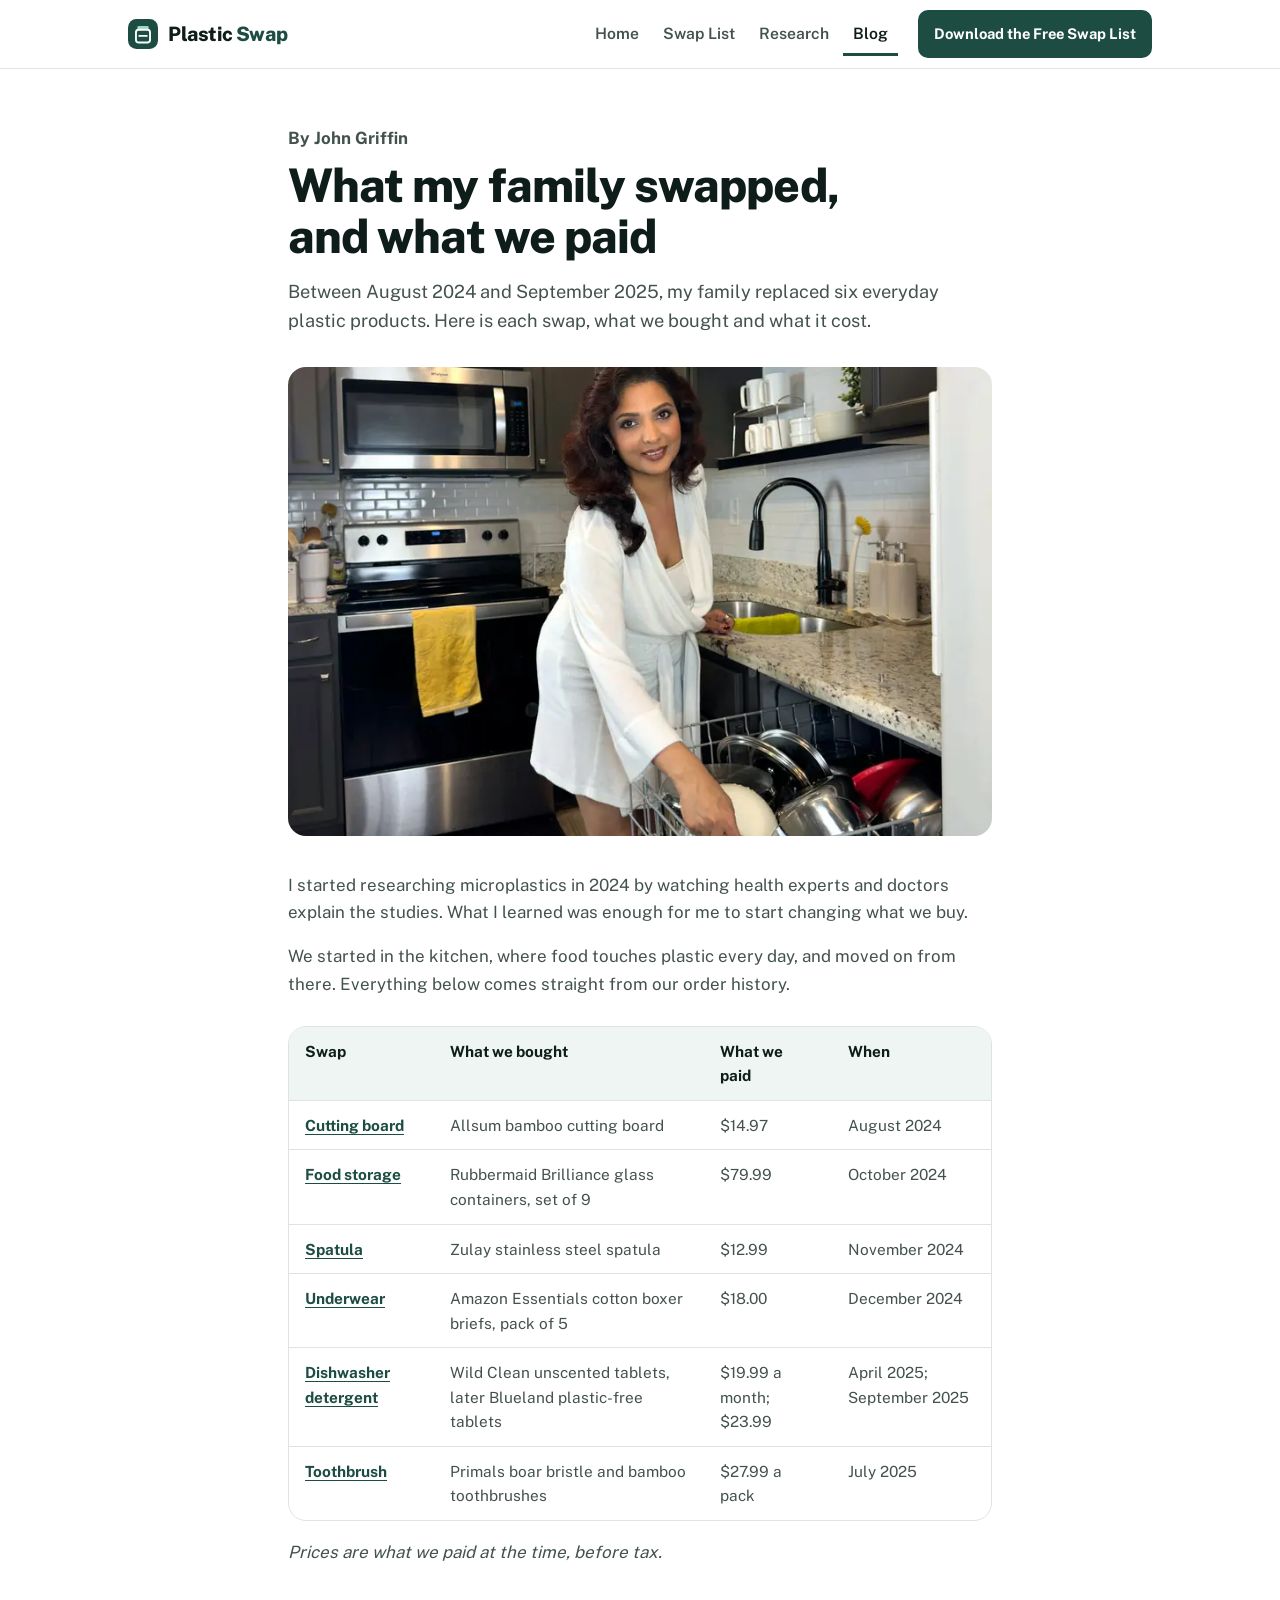
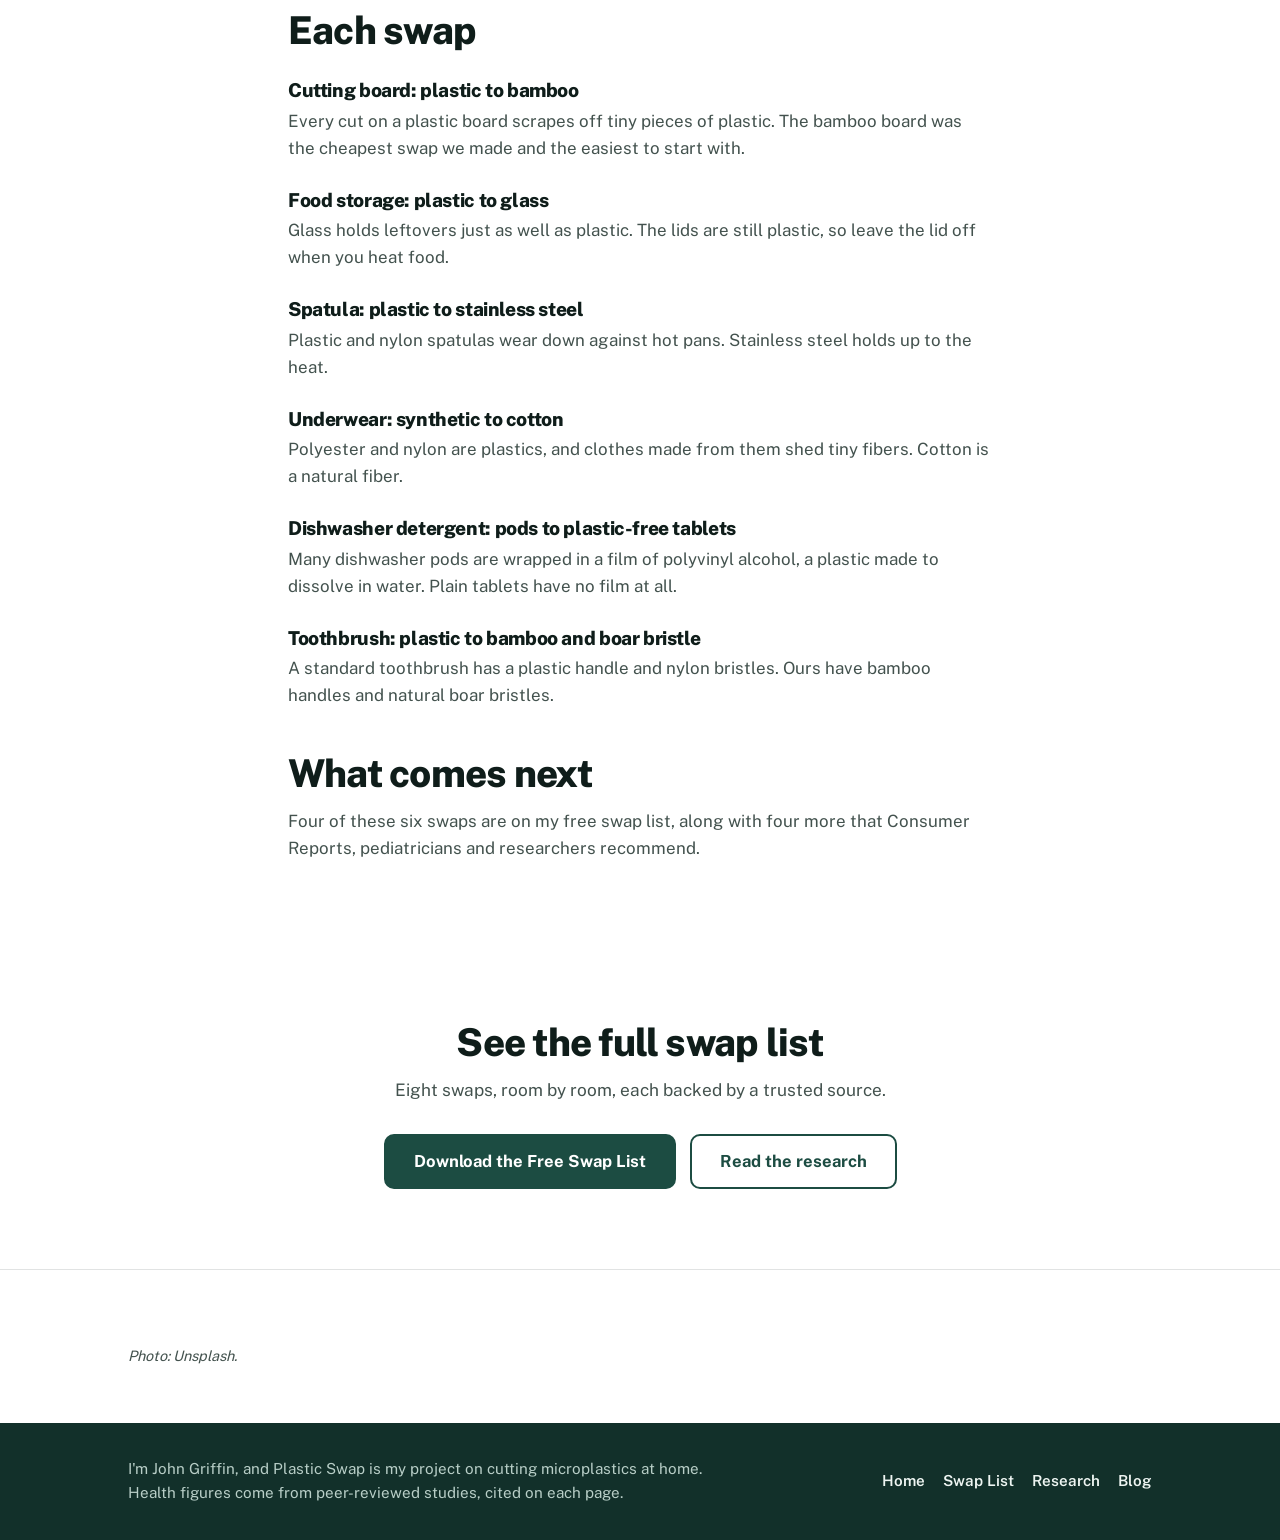
<file: family-swaps.html>
<!DOCTYPE html>
<html lang="en">
<head>
<meta charset="UTF-8">
<meta name="viewport" content="width=device-width, initial-scale=1.0">
<title>What My Family Swapped, and What We Paid | Plastic Swap</title>
<meta name="description" content="The six plastic swaps my family made between August 2024 and September 2025, from a bamboo cutting board to cotton underwear, with what we bought and what each one cost.">
<meta name="robots" content="noindex,nofollow">
<link rel="canonical" href="https://odyssey-jotun.github.io/plastic-swap/family-swaps.html">
<meta name="author" content="John Griffin">
<meta name="theme-color" content="#12302A">
<meta property="og:site_name" content="Plastic Swap">
<meta property="og:title" content="What My Family Swapped, and What We Paid | Plastic Swap">
<meta property="og:description" content="The six plastic swaps my family made between August 2024 and September 2025, from a bamboo cutting board to cotton underwear, with what we bought and what each one cost.">
<meta property="og:type" content="website">
<meta property="og:url" content="https://odyssey-jotun.github.io/plastic-swap/family-swaps.html">
<meta property="og:image" content="https://odyssey-jotun.github.io/plastic-swap/images/og.jpg">
<meta property="og:image:width" content="1200">
<meta property="og:image:height" content="630">
<meta property="og:image:alt" content="Cut the plastic, keep your health. A free list of everyday plastic swaps.">
<meta name="twitter:card" content="summary_large_image">
<link rel="icon" href="favicon.svg" type="image/svg+xml">
<link rel="preload" as="image" type="image/webp" href="images/post-family-1200.webp" imagesrcset="images/post-family-800.webp 800w, images/post-family-1200.webp 1200w, images/post-family-1520.webp 1520w" imagesizes="(max-width: 860px) calc(100vw - 40px), 760px" fetchpriority="high">
<link rel="preload" href="fonts/public-sans.woff2" as="font" type="font/woff2" crossorigin>
<style>@font-face{font-family:'Public Sans';font-style:normal;font-weight:400 800;font-display:swap;src:url(fonts/public-sans.woff2) format('woff2')}:root{--bg:#FFFFFF;--bg-alt:#EEF5F2;--card:#FFFFFF;--ink:#0F1D1A;--ink-soft:#43524E;--primary:#1C4C42;--primary-dk:#12302A;--blue:#2A62A0;--mint:#9ED6C4;--mint-lt:#DCEFE8;--red:#B0392B;--on-dark:#EEF5F2;--on-dark-soft:#B8CEC7;--line:rgba(15,29,26,0.12);--radius:18px;--radius-lg:28px;--wrap:1080px;--flow-tight:0.32em;--flow-block:44px;--flow-section:80px}*{box-sizing:border-box}html{scroll-behavior:smooth;scroll-padding-top:84px}@media (prefers-reduced-motion:reduce){html{scroll-behavior:auto}*{animation-duration:0.001ms !important;transition-duration:0.001ms !important}}body{margin:0;background:var(--bg);color:var(--ink);font-family:'Public Sans',ui-sans-serif,system-ui,-apple-system,'Segoe UI',sans-serif;font-size:18px;line-height:1.6;-webkit-font-smoothing:antialiased}h1,h2,h3{font-weight:800;line-height:1.1;margin:0 0 var(--flow-tight);color:var(--ink);letter-spacing:-0.02em;text-wrap:balance}p{margin:0 0 1em}p:last-child{margin-bottom:0}a{color:inherit}img{max-width:100%;height:auto}.wrap{max-width:var(--wrap);margin:0 auto;padding:0 28px}.skip{position:absolute;left:-9999px;top:10px;background:var(--card);color:var(--ink);padding:12px 18px;border-radius:10px;z-index:100;text-decoration:none;font-weight:700;border:2px solid var(--primary)}.skip:focus{left:16px}a:focus-visible{outline:3px solid var(--blue);outline-offset:3px;border-radius:4px}nav.site{position:sticky;top:0;z-index:20;background:rgba(255,255,255,0.95);backdrop-filter:blur(8px);border-bottom:1px solid var(--line)}nav.site .wrap{display:flex;align-items:center;justify-content:space-between;gap:4px 20px;padding-top:10px;padding-bottom:10px;flex-wrap:wrap}.wordmark{display:inline-flex;align-items:center;gap:10px;font-weight:800;font-size:1.24rem;letter-spacing:-0.02em;color:var(--ink);text-decoration:none;white-space:nowrap;min-height:44px}.wordmark .mark{width:30px;height:30px;flex:none}.wordmark .last{color:var(--primary)}nav.site ul{list-style:none;display:flex;align-items:center;gap:4px;margin:0;padding:0;font-size:0.98rem;font-weight:600}nav.site ul a{text-decoration:none;color:var(--ink-soft);display:inline-flex;align-items:center;min-height:44px;padding:0 10px;white-space:nowrap;transition:color 0.15s ease}nav.site ul a:hover{color:var(--blue)}nav.site ul{margin-left:auto}.nav-cta{flex:none}.room-cta{margin-top:32px}.room.solo .room-cta{margin-top:36px}@media (max-width:860px){nav.site ul{order:3;margin-left:0}}@media (max-width:620px){nav.site .nav-cta{display:none}}nav.site ul a[aria-current="page"]{color:var(--ink);box-shadow:inset 0 -3px 0 var(--primary)}.btn{display:inline-flex;align-items:center;justify-content:center;text-align:center;min-height:52px;padding:12px 28px;background:var(--primary);color:#FFFFFF;text-decoration:none;font-weight:700;font-size:1.04rem;border-radius:10px;border:2px solid var(--primary);transition:background 0.18s ease,color 0.18s ease,border-color 0.18s ease}.btn:hover{background:var(--blue);border-color:var(--blue)}.btn.light{background:#FFFFFF;border-color:#FFFFFF;color:var(--primary-dk)}.btn.light:hover{background:var(--mint);border-color:var(--mint)}.btn-row{display:flex;gap:14px;flex-wrap:wrap;align-items:center;justify-content:center;margin-top:30px}section{padding:var(--flow-section) 0}.band{background:var(--bg-alt)}.section-head{max-width:720px;margin-bottom:34px}.section-head.center{text-align:center;margin-left:auto;margin-right:auto}h2{font-size:clamp(1.75rem,3.2vw,2.4rem)}.section-head p{color:var(--ink-soft);font-size:1.08rem}.banner{position:relative;background:var(--primary-dk);color:var(--on-dark);overflow:hidden;min-height:min(680px,78vh);display:flex;align-items:center}.banner picture,.banner img{position:absolute;inset:0;width:100%;height:100%}.banner img{object-fit:cover;object-position:70% 40%}.banner::before{content:"";position:absolute;inset:0;z-index:1;background:linear-gradient(90deg,rgba(18,48,42,0.94) 0%,rgba(18,48,42,0.86) 30%,rgba(18,48,42,0.35) 52%,rgba(18,48,42,0) 66%)}.banner .wrap{position:relative;z-index:2;width:100%;padding-top:56px;padding-bottom:56px}.banner-text{max-width:600px;text-align:center}.banner h1{color:#FFFFFF;font-size:clamp(2.4rem,4.6vw,3.8rem)}.banner h1 span{display:block;color:var(--mint)}.portrait{margin:0;aspect-ratio:4/5;border-radius:var(--radius-lg);overflow:hidden;width:100%;max-width:440px;justify-self:center;box-shadow:0 30px 60px -24px rgba(18,48,42,0.55)}.portrait img{display:block;width:100%;height:100%;object-fit:cover}@media (prefers-reduced-motion:no-preference){.banner-text{animation:rise 0.7s cubic-bezier(.2,.7,.2,1) 0.1s both}}@keyframes rise{from{opacity:0;transform:translateY(18px)}to{opacity:1;transform:none}}@media (max-width:860px){.banner{display:block;min-height:0}.banner picture,.banner img{position:static;display:block;height:auto;aspect-ratio:4/3}.banner::before{display:none}.banner .wrap{padding-top:30px;padding-bottom:44px}.banner-text{max-width:none}}.page-hero{padding:60px 0 64px}.page-hero h1{font-size:clamp(2.1rem,4.4vw,3.1rem)}.page-hero .lede{font-size:1.14rem;color:var(--ink-soft);margin-top:8px;max-width:34em}.page-hero .btn-row{justify-content:flex-start}.split{display:grid;grid-template-columns:1.05fr 0.95fr;gap:56px;align-items:center}.split.flip{grid-template-columns:0.95fr 1.05fr}.split p{color:var(--ink-soft);font-size:1.06rem}.photo{margin:0;border-radius:var(--radius);overflow:hidden;aspect-ratio:4/3;background:var(--bg-alt);box-shadow:0 20px 40px -24px rgba(18,48,42,0.55)}.photo img{display:block;width:100%;height:100%;object-fit:cover}.cards{display:grid;grid-template-columns:repeat(3,1fr);gap:22px}.card{background:var(--card);border:1px solid var(--line);border-radius:var(--radius);padding:30px 26px 28px;text-align:center}.card h3{font-size:1.24rem}.card p{font-size:1rem;color:var(--ink-soft)}.icon{width:64px;height:64px;border-radius:18px;background:var(--mint-lt);color:var(--primary);display:flex;align-items:center;justify-content:center;margin:0 auto 18px}.icon svg{width:32px;height:32px}a.card{text-decoration:none;color:inherit;transition:border-color 0.15s ease}a.card:hover{border-color:var(--blue)}a.card:hover h3{color:var(--blue)}.card .to{font-size:0.95rem;font-weight:700;color:var(--primary);margin:0}.punch{font-weight:700;font-size:clamp(1.2rem,2.2vw,1.45rem);line-height:1.35;text-align:center;color:var(--primary);max-width:720px;margin:var(--flow-block) auto 0}.steps{list-style:none;margin:0;padding:0;display:grid;grid-template-columns:repeat(3,1fr);gap:22px;counter-reset:step}.steps li{background:var(--card);border:1px solid var(--line);border-radius:var(--radius);padding:28px 26px;counter-increment:step;text-align:center}.steps li:before{content:counter(step);display:flex;align-items:center;justify-content:center;width:46px;height:46px;border-radius:50%;background:var(--primary);color:#FFFFFF;font-weight:800;font-size:1.3rem;margin:0 auto 18px}.steps h3{font-size:1.24rem}.steps p{font-size:1rem;color:var(--ink-soft)}.after{background:var(--primary-dk);color:var(--on-dark)}.after h2,.after h3{color:#FFFFFF}.stakes{display:grid;grid-template-columns:1fr 1fr;gap:26px}.stake h3{font-size:1.3rem;margin-bottom:14px;text-align:center}.outcomes{list-style:none;margin:0;padding:0;display:grid;gap:12px}.outcomes li{display:grid;grid-template-columns:26px 1fr;gap:14px;align-items:start;background:rgba(255,255,255,0.06);border:1px solid rgba(238,245,242,0.16);border-radius:14px;padding:16px 18px;color:var(--on-dark);font-size:1.02rem}.outcomes svg{width:22px;height:22px;margin-top:2px;color:#F2A597}.stake.good .outcomes svg{color:var(--mint)}.stake.good .outcomes li{background:rgba(158,214,196,0.08);border-color:rgba(158,214,196,0.34)}.after .cite-line{color:var(--on-dark-soft);text-align:center}.closing{text-align:center}.closing .wrap{max-width:680px}.closing p{color:var(--ink-soft);font-size:1.08rem}.card .num{font-weight:800;font-size:clamp(2.3rem,4vw,2.9rem);line-height:1;letter-spacing:-0.03em;color:var(--primary);margin:0 0 10px}.card .of{font-size:0.9rem;font-weight:700;color:var(--ink-soft);margin:12px 0 0;border-top:1px solid var(--line);padding-top:12px}.card .more{margin-top:12px;font-weight:700;font-size:0.96rem}.card .more a{color:var(--blue);text-decoration-thickness:2px;text-underline-offset:3px}.cards.four{grid-template-columns:repeat(2,1fr);max-width:860px;margin:0 auto}.btn.ghost{background:transparent;color:var(--primary)}.btn.ghost:hover{background:var(--primary);color:#FFFFFF;border-color:var(--primary)}.cite-line.center{text-align:center}.hero-photo{margin:0;border-radius:var(--radius-lg);overflow:hidden;aspect-ratio:3/2;background:var(--bg-alt);box-shadow:0 24px 48px -26px rgba(18,48,42,0.6)}.hero-photo img{display:block;width:100%;height:100%;object-fit:cover}.prose{max-width:760px;margin:0 auto}.prose p{color:var(--ink-soft);font-size:1.06rem}.chart{background:var(--card);border:1px solid var(--line);border-radius:var(--radius);padding:28px 30px;margin:0}.chart h3{font-size:1.22rem}.chart .sub{color:var(--ink-soft);font-size:0.98rem;margin-bottom:20px}.bars{display:grid;gap:14px}.barline{display:grid;grid-template-columns:130px 1fr;gap:12px;align-items:center;font-size:0.94rem;font-weight:600;color:var(--ink-soft)}.track{height:40px;background:var(--bg-alt);border-radius:6px}.bar{display:flex;align-items:center;justify-content:flex-end;height:100%;padding-right:10px;border-radius:6px;color:#FFFFFF;font-weight:800;min-width:60px}.bar.hi{background:var(--red)}.bar.lo{background:var(--primary)}.lead{font-size:1.12rem;color:var(--ink-soft)}.points,.statlist,.steps-list{list-style:none;margin:26px 0 0;padding:0;display:grid;gap:22px}.points li{display:grid;grid-template-columns:56px 1fr;gap:18px;align-items:start}.points .icon{width:56px;height:56px;border-radius:16px;margin:0}.points .icon svg{width:28px;height:28px}.points h3,.statlist h3,.steps-list h3{font-size:1.18rem;margin-bottom:4px}.points p,.statlist p,.steps-list p{font-size:1rem;color:var(--ink-soft);margin:0}.statlist li{display:grid;grid-template-columns:120px 1fr;gap:18px;align-items:start;padding-bottom:20px;border-bottom:1px solid var(--line)}.statlist li:last-child{border-bottom:0;padding-bottom:0}.statlist .n{font-weight:800;font-size:2rem;line-height:1.05;letter-spacing:-0.03em;color:var(--primary);margin:0}.steps-list{counter-reset:step}.steps-list li{display:grid;grid-template-columns:46px 1fr;gap:18px;align-items:start;counter-increment:step}.steps-list li:before{content:counter(step);display:flex;align-items:center;justify-content:center;width:46px;height:46px;border-radius:50%;background:var(--primary);color:#FFFFFF;font-weight:800;font-size:1.2rem}.split .btn-row{justify-content:flex-start}.pcards{display:grid;grid-template-columns:repeat(3,1fr);gap:24px}.pcards.four{grid-template-columns:repeat(4,1fr)}.pcard{background:var(--card);border:1px solid var(--line);border-radius:var(--radius);overflow:hidden;text-decoration:none;color:inherit;display:flex;flex-direction:column}a.pcard{transition:border-color 0.15s ease,transform 0.2s ease}a.pcard:hover{border-color:var(--blue);transform:translateY(-3px)}a.pcard:hover h3{color:var(--blue)}.card-photo{margin:0;aspect-ratio:4/3;overflow:hidden;background:var(--bg-alt)}.card-photo img{display:block;width:100%;height:100%;object-fit:cover}.pcard-body{padding:20px 20px 22px;text-align:center}.pcard-body h3{font-size:1.2rem}.pcard-body p{font-size:0.98rem;color:var(--ink-soft)}.pcard-body .to{font-weight:700;color:var(--primary);margin:0}.pcard .num{font-weight:800;font-size:1.9rem;line-height:1;letter-spacing:-0.03em;color:var(--primary);margin:0 0 8px}.pcard .more{margin-top:10px;font-weight:700}.pcard .more a{color:var(--blue);text-underline-offset:3px}.stakes-split{display:grid;grid-template-columns:0.85fr 1.15fr;gap:36px;align-items:center}.stakes-split .stakes{grid-template-columns:1fr;gap:22px}.stakes-split .stake h3{text-align:left}.btn.ghost-light{background:transparent;color:#FFFFFF;border-color:#FFFFFF}.btn.ghost-light:hover{background:#FFFFFF;color:var(--primary-dk)}.closing-banner h2{color:#FFFFFF;font-size:clamp(2rem,3.8vw,3rem)}.closing-banner p{color:var(--on-dark);font-size:1.12rem}@media (max-width:1000px){.pcards.four{grid-template-columns:repeat(2,1fr)}}@media (max-width:860px){.pcards{grid-template-columns:repeat(2,1fr);gap:14px}.stakes-split{grid-template-columns:1fr}.statlist li{grid-template-columns:1fr;gap:6px}}@media (max-width:620px){.pcards,.pcards.four{grid-template-columns:1fr}}.room{scroll-margin-top:90px}.room + .room{border-top:1px solid var(--line)}.swaps{display:grid;grid-template-columns:repeat(auto-fit,minmax(260px,320px));justify-content:center;gap:22px}.swap{background:var(--card);border:1px solid var(--line);border-radius:var(--radius);overflow:hidden;scroll-margin-top:90px}.swap-body{padding:0 24px 24px}.swap .icon{margin-top:-32px;position:relative;box-shadow:0 0 0 5px var(--card)}.swap h3{font-size:1.3rem;text-align:center}.swap .to{text-align:center;font-weight:700;color:var(--primary);margin-bottom:14px}.swap-body>p{color:var(--ink-soft);font-size:1rem}.facts-list{list-style:none;margin:16px 0 0;padding:14px 0 0;border-top:1px solid var(--line);display:grid;gap:8px;font-size:0.96rem}.facts-list li{display:grid;grid-template-columns:20px 1fr;gap:10px;align-items:start;color:var(--ink-soft)}.facts-list svg{width:18px;height:18px;margin-top:3px;color:var(--primary)}.facts-list b{display:block;color:var(--ink);font-weight:700}.band .swap{background:#FFFFFF}.cite-line{font-size:0.9rem;color:var(--ink-soft);font-style:italic;margin-top:18px}.refs{padding:56px 0;border-top:1px solid var(--line)}.refs h2{font-size:1.4rem}.refs ol{max-width:860px;margin:0;padding-left:1.3rem;display:grid;gap:8px;font-size:0.95rem;color:var(--ink-soft)}footer{background:var(--primary-dk);color:var(--on-dark-soft);padding:34px 0;font-size:0.95rem}footer .wrap{display:flex;justify-content:space-between;align-items:center;flex-wrap:wrap;gap:10px 24px}footer p{margin:0;max-width:40em}footer ul{list-style:none;display:flex;flex-wrap:wrap;gap:0 18px;margin:0;padding:0;font-weight:600}footer ul a{display:inline-flex;align-items:center;min-height:44px;color:var(--on-dark);text-decoration:none}footer ul a:hover{color:var(--mint)}@media (max-width:860px){.split,.split.flip{grid-template-columns:1fr;gap:30px}.split>.portrait,.split>.photo{order:-1}.page-hero .portrait{max-width:340px}.cards,.cards.four,.steps,.stakes{grid-template-columns:1fr}.page-hero .hero-photo{order:-1;aspect-ratio:16/10}.cards.preview{grid-template-columns:1fr 1fr;gap:12px}.cards.preview .card{padding:20px 12px}.cards.preview .icon{width:52px;height:52px;margin-bottom:10px}.cards.preview h3{font-size:1.06rem}.cards.preview .to{font-size:0.86rem}}@media (max-width:620px){:root{--flow-section:56px;--flow-block:34px}body{font-size:17px}.wrap{padding:0 20px}.page-hero{padding:28px 0 44px}.btn-row .btn{width:100%}.barline{grid-template-columns:1fr;gap:4px}.chart{padding:22px 18px}.swaps{grid-template-columns:1fr}.wordmark{font-size:1.14rem}}.room-tag{display:none}@media print{@page{size:letter;margin:0.45in 0.55in}body{font-size:10.5pt}nav.site,footer,.skip,.page-hero .portrait,.page-hero .hero-photo,.card-photo,.btn-row,.closing,.room .section-head{display:none !important}main{display:grid;grid-template-columns:1fr 1fr;gap:10pt}.page-hero{grid-column:1 / -1;padding:0 0 2pt}.page-hero .wrap,.page-hero .split{display:block;padding:0}.page-hero h1{font-size:20pt}.page-hero .lede{font-size:10.5pt;margin:4pt 0 0;max-width:none}.room,.room .wrap,.swaps{display:contents}.swap-body{padding:0}.swap .icon{margin-top:0;box-shadow:none}.swap{padding:9pt 13pt 9pt;break-inside:avoid;border-color:#BFCFCA;border-radius:12px}.room-tag{display:block;text-align:center;font-size:8pt;font-weight:700;letter-spacing:0.02em;color:var(--ink-soft);margin:0 0 2pt}.swap .icon{width:30px;height:30px;border-radius:9px;margin-bottom:4pt}.swap .icon svg{width:19px;height:19px}.swap h3{font-size:12.5pt;margin-bottom:1pt}.swap .to{font-size:9.5pt;margin-bottom:5pt}.swap-body>p{font-size:9.2pt;line-height:1.4}.facts-list{font-size:8.8pt;line-height:1.35;margin-top:6pt;padding-top:6pt;gap:2pt}.facts-list li{grid-template-columns:12px 1fr;gap:6pt}.facts-list svg{width:11px;height:11px;margin-top:2px}.facts-list b{display:inline;margin-right:4pt}.refs{display:none !important}}.closing-banner::before{background:rgba(18,48,42,0.76)}.closing-banner .banner-text{margin:0 auto}@media (max-width:860px){.closing-banner .wrap{padding-top:30px}}.swap .source{display:grid;grid-template-columns:18px 1fr;gap:10px;align-items:start;margin:16px 0 0;padding-top:14px;border-top:1px solid var(--line);font-size:0.92rem;color:var(--ink-soft)}.swap .source svg{width:16px;height:16px;margin-top:3px;color:var(--primary)}.swap .more{margin:10px 0 0;font-weight:700;font-size:0.95rem}.swap .more a{color:var(--blue);text-underline-offset:3px}.byline{font-weight:700;color:var(--primary);margin-bottom:8px}.post{padding-top:24px}.prose h2{margin-top:var(--flow-block)}.prose h3{font-size:1.2rem;margin-top:28px;scroll-margin-top:90px}.table-wrap{overflow-x:auto;margin:28px 0 0;border:1px solid var(--line);border-radius:var(--radius)}.price-table{width:100%;border-collapse:collapse;font-size:0.96rem;min-width:560px}.price-table th,.price-table td{text-align:left;padding:12px 16px;border-bottom:1px solid var(--line);vertical-align:top}.price-table thead th{background:var(--bg-alt);font-weight:700;color:var(--ink)}.price-table tbody tr:last-child th,.price-table tbody tr:last-child td{border-bottom:0}.price-table tbody th a{color:var(--primary);text-underline-offset:3px}.price-table td{color:var(--ink-soft)}@media (max-width:620px){.pcards.preview{grid-template-columns:1fr 1fr;gap:12px}.pcards.preview .pcard-body{padding:12px 10px 14px}.pcards.preview h3{font-size:1rem}.pcards.preview .to{font-size:0.86rem}}@media print{.swap .more{display:none}.swap .source{font-size:8.5pt;margin-top:6pt;padding-top:6pt;grid-template-columns:11px 1fr;gap:6pt}.swap .source svg{width:11px;height:11px;margin-top:1px}}@media print{@page{margin:0.4in 0.5in}main{gap:8pt}.page-hero h1{font-size:18pt}.page-hero .lede{font-size:9.5pt}.swap{padding:7pt 11pt 7pt}.room-tag{font-size:7pt;margin:0 0 1pt}.swap .icon{width:24px;height:24px;border-radius:7px;margin-bottom:2pt}.swap .icon svg{width:15px;height:15px}.swap h3{font-size:11.5pt}.swap .to{font-size:9pt;margin-bottom:3pt}.swap-body>p{font-size:8.8pt;line-height:1.35}.swap .source{font-size:8pt;margin-top:4pt;padding-top:4pt}}@media (min-width:861px){.hero-split{display:grid;grid-template-columns:0.42fr 0.58fr;align-items:stretch;min-height:min(640px,76vh)}.hero-split::before{display:none}.hero-split picture{position:relative;grid-column:2;grid-row:1;inset:auto}.hero-split picture img{position:absolute;inset:0;width:100%;height:100%;object-fit:cover;object-position:78% 40%}.hero-split .wrap{grid-column:1;grid-row:1;display:flex;align-items:center;justify-content:center;padding:56px 28px;max-width:none;margin:0}.hero-split .banner-text{max-width:540px}.hero-split h1{font-size:clamp(2rem,3.3vw,3.1rem)}}.points + p{margin-top:28px}.buy{display:flex;flex-direction:column;align-items:stretch;gap:10px;margin-top:14px;padding:14px;background:var(--bg-alt);border-radius:12px}.buy .btn{width:100%}@media screen{.swap{display:flex;flex-direction:column}.swap-body{flex:1;display:flex;flex-direction:column}.swap-body>.source{margin-top:auto}.swap-body>p:nth-last-of-type(2){margin-bottom:16px}}.buy + .buy{margin-top:8px}.buy p{display:grid;grid-template-columns:18px 1fr;gap:8px;align-items:start;margin:0;font-weight:700;font-size:0.95rem;color:var(--ink)}.buy p svg{width:18px;height:18px;margin-top:2px;color:var(--primary)}.btn.small{padding:10px 14px;min-height:44px;font-size:0.92rem}.band .buy{background:var(--bg-alt)}.band .swap .buy{background:#EEF5F2}@media screen{.solo .section-head{text-align:left;margin-bottom:20px}.solo .swaps{display:block}.solo .swap .card-photo{display:none}.solo .swap-body{padding-top:24px}.solo .swap .icon{margin:0 0 14px;box-shadow:none}.solo .swap h3,.solo .swap .to{text-align:left}.solo .split{align-items:center}}@media print{.solo .split,.solo .split>div{display:contents}.solo .photo{display:none !important}.buy{display:none}}.pcards.two{grid-template-columns:repeat(2,1fr);max-width:760px;margin:0 auto}@media (max-width:620px){.pcards.two{grid-template-columns:1fr}}.post-head{padding:56px 0 0}.post-head h1{font-size:clamp(2rem,4.2vw,2.9rem)}.post-head .lede{font-size:1.14rem;color:var(--ink-soft);margin-top:12px}.post-photo{margin:32px 0 0;border-radius:var(--radius);overflow:hidden;aspect-ratio:3/2;background:var(--bg-alt)}.post-photo img{width:100%;height:100%;object-fit:cover;display:block}.post-head + .post{padding-top:36px}.post-head + .post .prose>:first-child{margin-top:0}.pcards.two .pcard-body{text-align:left;display:flex;flex-direction:column;flex:1}.pcards.two .pcard-body p{margin:6px 0 0}.pcards.two .read{margin-top:auto;padding-top:12px;font-weight:700;color:var(--blue)}.prose .buy{flex-direction:row;align-items:center;justify-content:space-between;gap:16px;margin:16px 0 0;padding:16px 18px}.prose .buy + .buy{margin-top:10px}.prose .buy .btn{width:auto;flex:none}.prose .buy p{font-size:1rem}@media (max-width:620px){.post-head{padding-top:28px}.post-photo{margin-top:24px}.prose .buy{flex-direction:column;align-items:stretch}.prose .buy .btn{width:100%}}.buy small{display:block;font-weight:400;color:var(--ink-soft);font-size:0.92rem;margin-top:2px}</style>
<script type="application/ld+json">{"@context":"https://schema.org","@graph":[{"@type":"WebSite","@id":"https://odyssey-jotun.github.io/plastic-swap/#site","url":"https://odyssey-jotun.github.io/plastic-swap/","name":"Plastic Swap","description":"A free list of everyday plastic swaps that cut microplastic exposure at home, with what each one cost.","author":{"@id":"https://odyssey-jotun.github.io/plastic-swap/#john"},"inLanguage":"en-US"},{"@type":"Person","@id":"https://odyssey-jotun.github.io/plastic-swap/#john","name":"John Griffin","description":"High school junior in Little Rock who created Plastic Swap, a free list of everyday swaps that cut microplastic exposure at home."},{"@type":"BlogPosting","@id":"https://odyssey-jotun.github.io/plastic-swap/family-swaps.html#page","url":"https://odyssey-jotun.github.io/plastic-swap/family-swaps.html","name":"What My Family Swapped, and What We Paid | Plastic Swap","description":"The six plastic swaps my family made between August 2024 and September 2025, from a bamboo cutting board to cotton underwear, with what we bought and what each one cost.","isPartOf":{"@id":"https://odyssey-jotun.github.io/plastic-swap/#site"},"author":{"@id":"https://odyssey-jotun.github.io/plastic-swap/#john"},"inLanguage":"en-US","datePublished":"2026-11-02","dateModified":"2026-11-02","image":"https://odyssey-jotun.github.io/plastic-swap/images/og.jpg","headline":"What my family swapped, and what we paid"},{"@type":"BreadcrumbList","itemListElement":[{"@type":"ListItem","position":1,"name":"Home","item":"https://odyssey-jotun.github.io/plastic-swap/"},{"@type":"ListItem","position":2,"name":"Blog","item":"https://odyssey-jotun.github.io/plastic-swap/blog.html"}]}]}</script>
</head>
<body>

<a class="skip" href="#main">Skip to content</a>
<nav class="site" aria-label="Primary">
  <div class="wrap">
    <a class="wordmark" href="index.html"><svg class="mark" viewBox="0 0 32 32" aria-hidden="true"><rect width="32" height="32" rx="9" fill="#1C4C42"/><rect x="10" y="7.5" width="12" height="3.5" rx="1.2" fill="#9ED6C4"/><path d="M11 11.5h10c1.7 0 2.5 1.2 2.5 3V22c0 1.7-1.3 3-3 3h-9c-1.7 0-3-1.3-3-3v-7.5c0-1.8.8-3 2.5-3z" fill="none" stroke="#FFFFFF" stroke-width="2"/><path d="M12 18h8" stroke="#FFFFFF" stroke-width="2" stroke-linecap="round"/></svg><span>Plastic <span class="last">Swap</span></span></a>
    <ul>
      <li><a href="index.html">Home</a></li>
      <li><a href="swaps.html">Swap List</a></li>
      <li><a href="research.html">Research</a></li>
      <li><a href="blog.html" aria-current="page">Blog</a></li>
    </ul>
    <a href="swap-list.pdf" class="btn small nav-cta" download>Download the Free Swap List</a>
  </div>
</nav>

<main id="main">

<header class="post-head">
  <div class="wrap prose">
    <p class="byline">By John Griffin</p>
    <h1>What my family swapped, and what we paid</h1>
    <p class="lede">Between August 2024 and September 2025, my family replaced six everyday plastic products. Here is each swap, what we bought and what it cost.</p>
    <figure class="post-photo"><img src="images/post-family-1200.webp" srcset="images/post-family-800.webp 800w, images/post-family-1200.webp 1200w, images/post-family-1520.webp 1520w" sizes="(max-width: 860px) calc(100vw - 40px), 760px" width="1200" height="800" alt="A woman loading dishes into a dishwasher in her kitchen" fetchpriority="high" decoding="async"></figure>
  </div>
</header>

<section class="post">
  <div class="wrap prose">
    <p>I started researching microplastics in 2024 by watching health experts and doctors explain the studies. What I learned was enough for me to start changing what we buy.</p>
    <p>We started in the kitchen, where food touches plastic every day, and moved on from there. Everything below comes straight from our order history.</p>
    <div class="table-wrap">
      <table class="price-table">
        <thead><tr><th scope="col">Swap</th><th scope="col">What we bought</th><th scope="col">What we paid</th><th scope="col">When</th></tr></thead>
        <tbody>
        <tr><th scope="row"><a href="#cutting-board">Cutting board</a></th><td>Allsum bamboo cutting board</td><td>$14.97</td><td>August 2024</td></tr>
        <tr><th scope="row"><a href="#food-storage">Food storage</a></th><td>Rubbermaid Brilliance glass containers, set of 9</td><td>$79.99</td><td>October 2024</td></tr>
        <tr><th scope="row"><a href="#spatula">Spatula</a></th><td>Zulay stainless steel spatula</td><td>$12.99</td><td>November 2024</td></tr>
        <tr><th scope="row"><a href="#underwear">Underwear</a></th><td>Amazon Essentials cotton boxer briefs, pack of 5</td><td>$18.00</td><td>December 2024</td></tr>
        <tr><th scope="row"><a href="#dishwasher">Dishwasher detergent</a></th><td>Wild Clean unscented tablets, later Blueland plastic-free tablets</td><td>$19.99 a month; $23.99</td><td>April 2025; September 2025</td></tr>
        <tr><th scope="row"><a href="#toothbrush">Toothbrush</a></th><td>Primals boar bristle and bamboo toothbrushes</td><td>$27.99 a pack</td><td>July 2025</td></tr>
        </tbody>
      </table>
    </div>
    <p class="cite-line">Prices are what we paid at the time, before tax.</p>
    <h2>Each swap</h2>
    <h3 id="cutting-board">Cutting board: plastic to bamboo</h3>
    <p>Every cut on a plastic board scrapes off tiny pieces of plastic. The bamboo board was the cheapest swap we made and the easiest to start with.</p>
    <h3 id="food-storage">Food storage: plastic to glass</h3>
    <p>Glass holds leftovers just as well as plastic. The lids are still plastic, so leave the lid off when you heat food.</p>
    <h3 id="spatula">Spatula: plastic to stainless steel</h3>
    <p>Plastic and nylon spatulas wear down against hot pans. Stainless steel holds up to the heat.</p>
    <h3 id="underwear">Underwear: synthetic to cotton</h3>
    <p>Polyester and nylon are plastics, and clothes made from them shed tiny fibers. Cotton is a natural fiber.</p>
    <h3 id="dishwasher">Dishwasher detergent: pods to plastic-free tablets</h3>
    <p>Many dishwasher pods are wrapped in a film of polyvinyl alcohol, a plastic made to dissolve in water. Plain tablets have no film at all.</p>
    <h3 id="toothbrush">Toothbrush: plastic to bamboo and boar bristle</h3>
    <p>A standard toothbrush has a plastic handle and nylon bristles. Ours have bamboo handles and natural boar bristles.</p>
    <h2>What comes next</h2>
    <p>Four of these six swaps are on my free swap list, along with four more that Consumer Reports, pediatricians and researchers recommend.</p>
  </div>
</section>

<section class="closing">
  <div class="wrap">
    <h2>See the full swap list</h2>
    <p>Eight swaps, room by room, each backed by a trusted source.</p>
    <div class="btn-row"><a href="swap-list.pdf" class="btn" download>Download the Free Swap List</a><a href="research.html" class="btn ghost">Read the research</a></div>
  </div>
</section>

<section class="refs">
  <div class="wrap">
    <p class="cite-line">Photo: Unsplash.</p>
  </div>
</section>

</main>

<footer>
  <div class="wrap">
    <p>I'm John Griffin, and Plastic Swap is my project on cutting microplastics at home. Health figures come from peer-reviewed studies, cited on each page.</p>
    <ul>
      <li><a href="index.html">Home</a></li>
      <li><a href="swaps.html">Swap List</a></li>
      <li><a href="research.html">Research</a></li>
      <li><a href="blog.html">Blog</a></li>
    </ul>
  </div>
</footer>

</body>
</html>
</file>
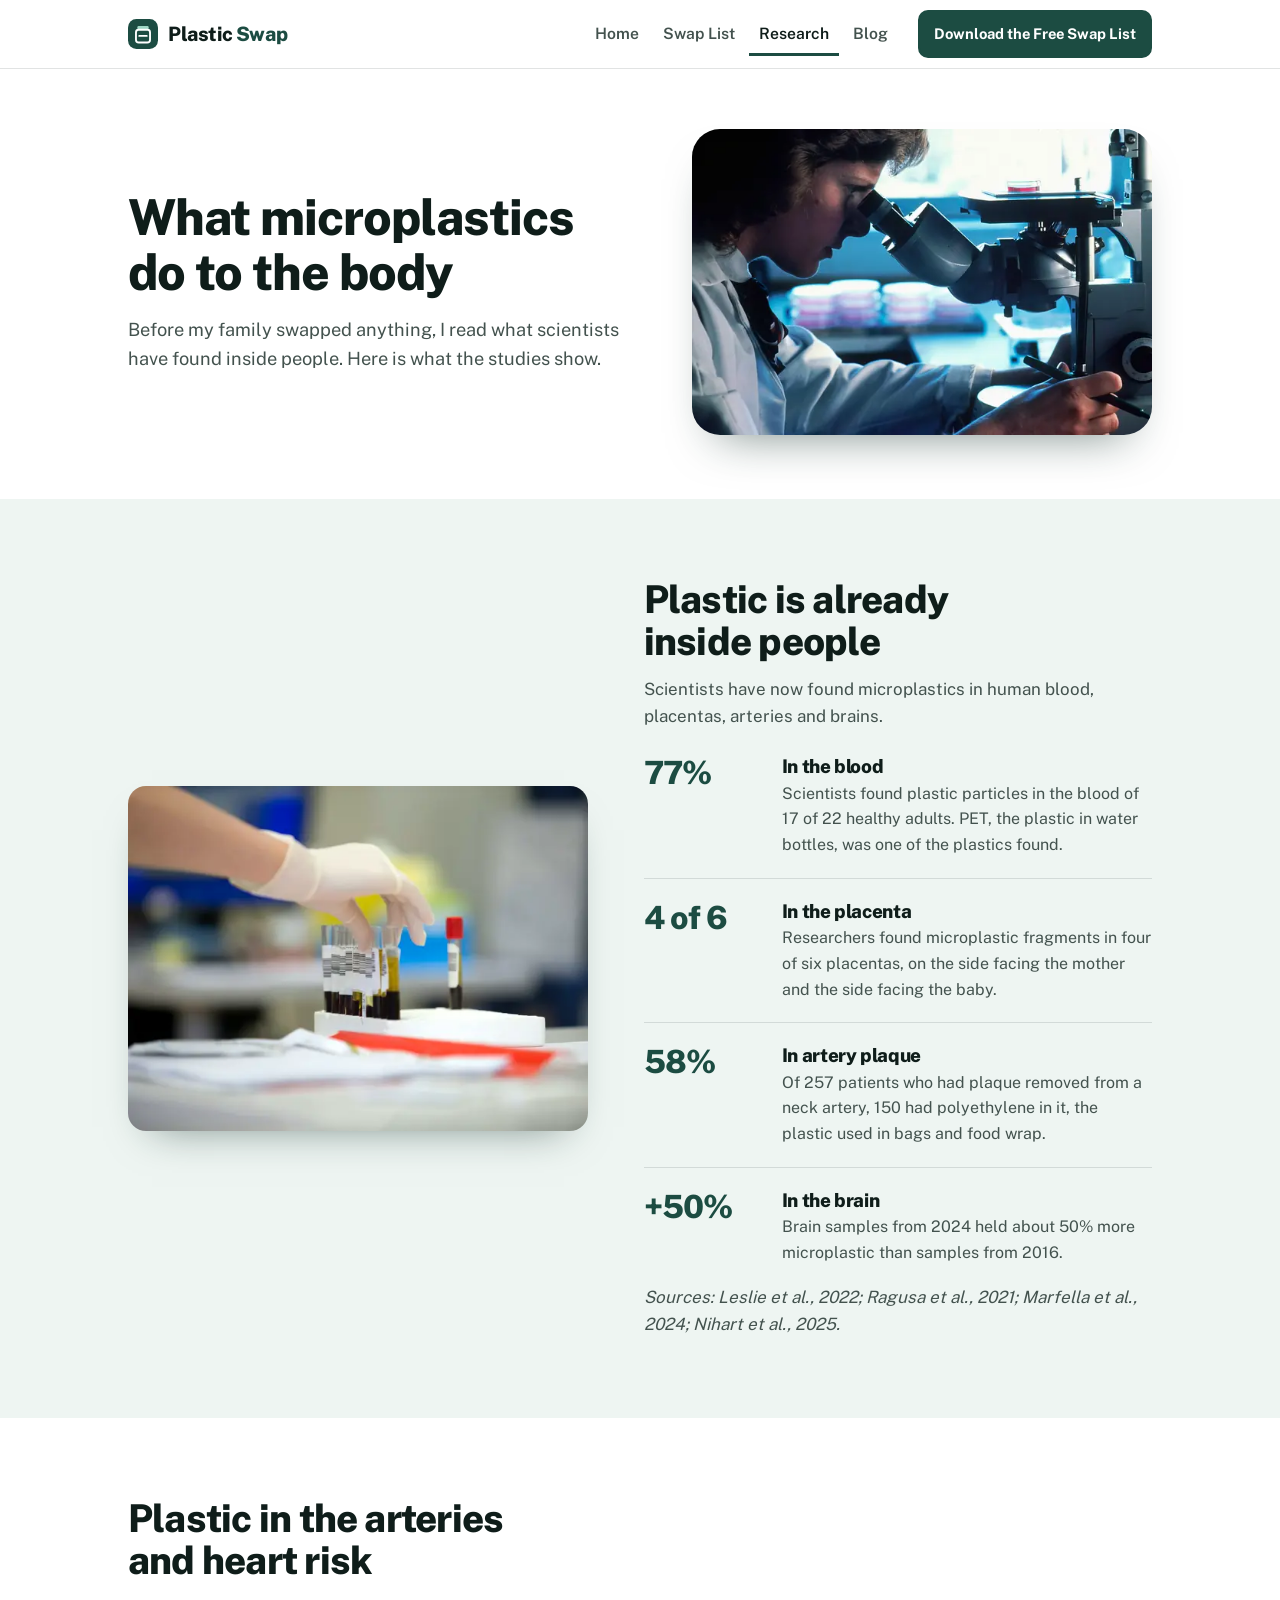
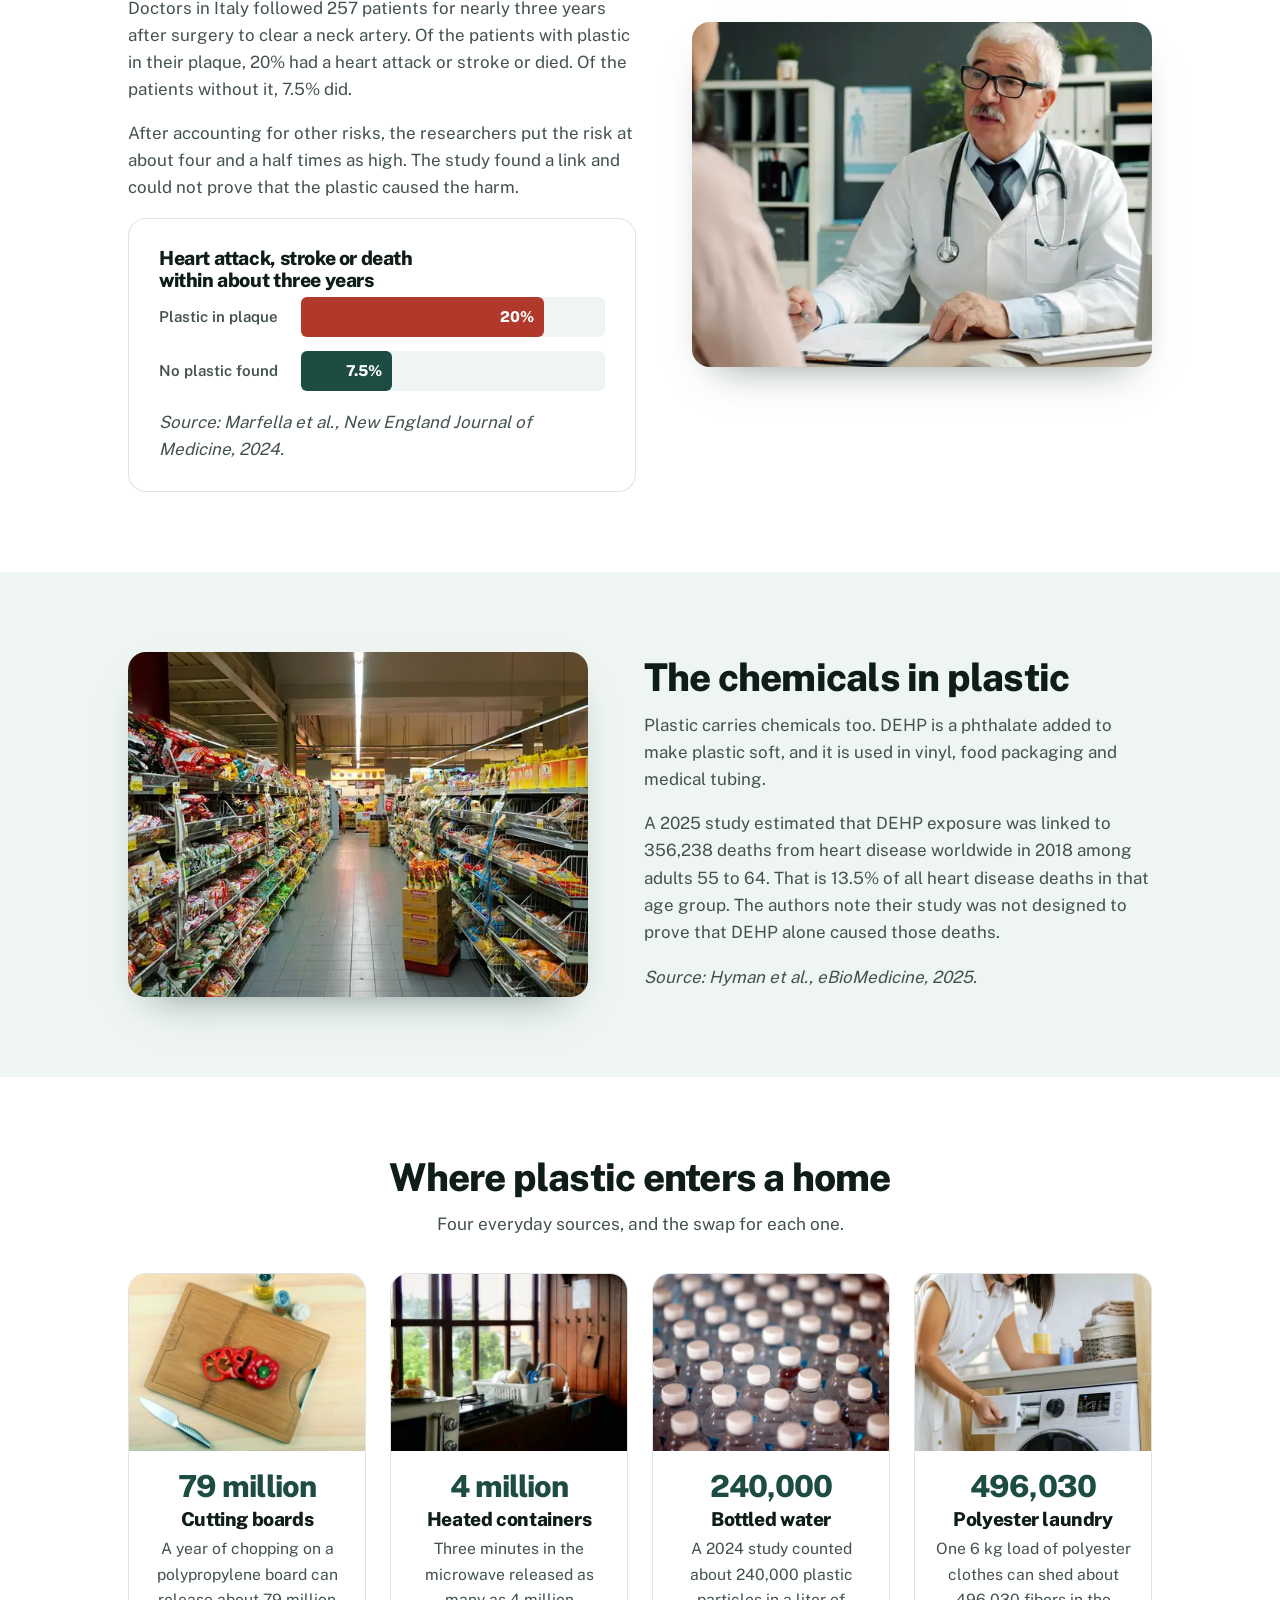
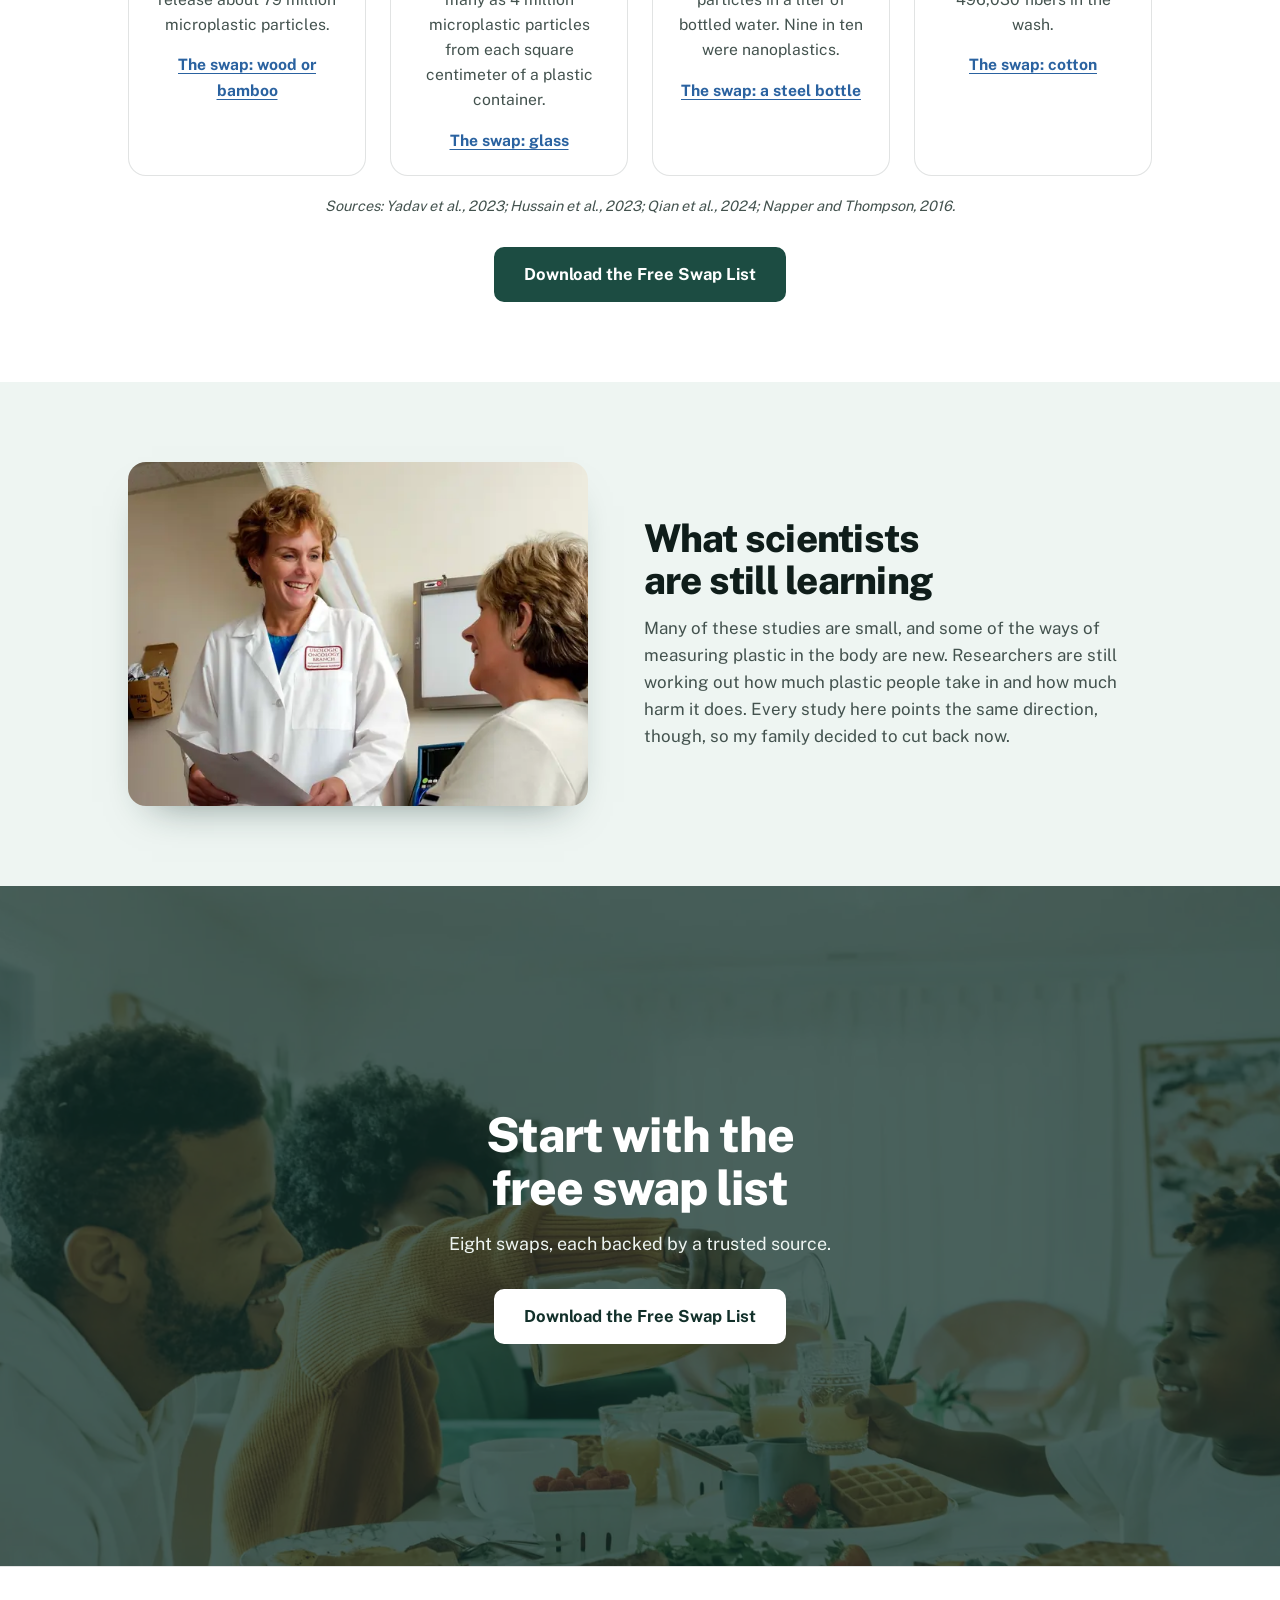
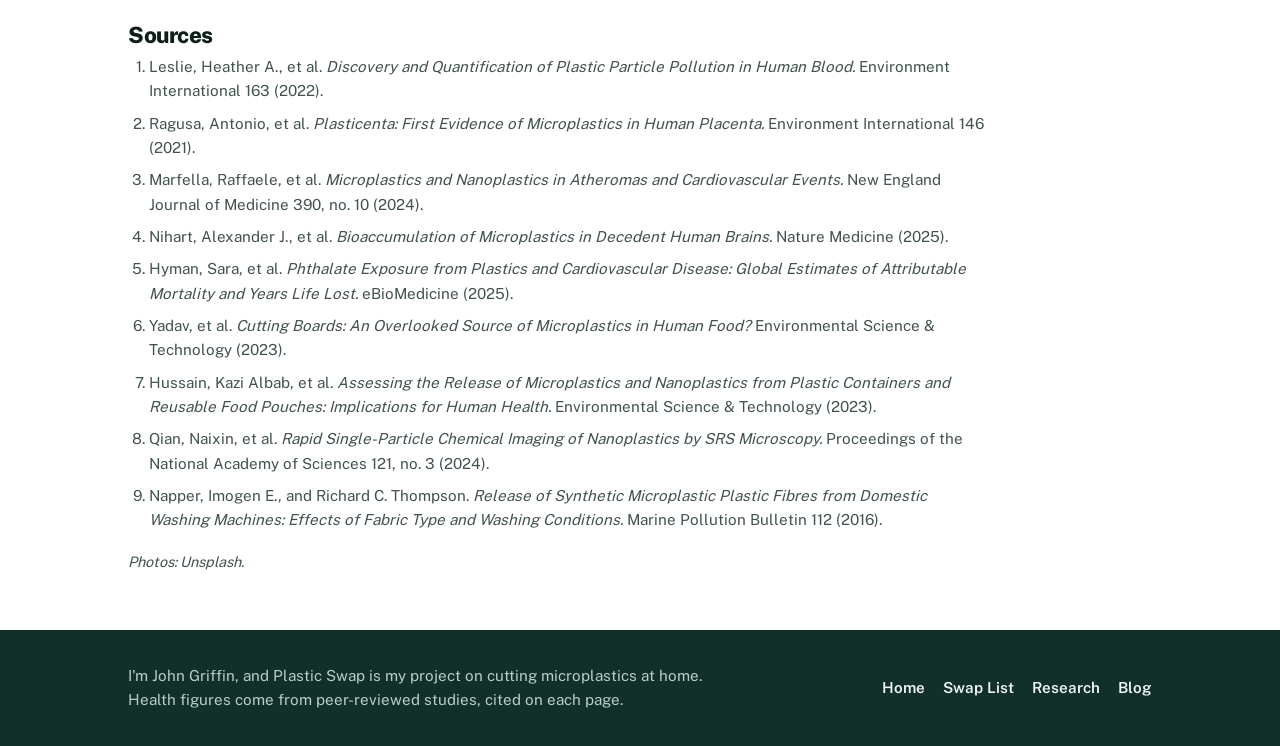
<file: research.html>
<!DOCTYPE html>
<html lang="en">
<head>
<meta charset="UTF-8">
<meta name="viewport" content="width=device-width, initial-scale=1.0">
<title>What Microplastics Do to the Body: The Research | Plastic Swap</title>
<meta name="description" content="What studies have found about microplastics in human blood, placentas, arteries and brains, the chemicals in plastic, and where plastic enters food and homes.">
<meta name="robots" content="noindex,nofollow">
<link rel="canonical" href="https://odyssey-jotun.github.io/plastic-swap/research.html">
<meta name="author" content="John Griffin">
<meta name="theme-color" content="#12302A">
<meta property="og:site_name" content="Plastic Swap">
<meta property="og:title" content="What Microplastics Do to the Body: The Research | Plastic Swap">
<meta property="og:description" content="What studies have found about microplastics in human blood, placentas, arteries and brains, the chemicals in plastic, and where plastic enters food and homes.">
<meta property="og:type" content="website">
<meta property="og:url" content="https://odyssey-jotun.github.io/plastic-swap/research.html">
<meta property="og:image" content="https://odyssey-jotun.github.io/plastic-swap/images/og.jpg">
<meta property="og:image:width" content="1200">
<meta property="og:image:height" content="630">
<meta property="og:image:alt" content="Cut the plastic, keep your health. A free list of everyday plastic swaps.">
<meta name="twitter:card" content="summary_large_image">
<link rel="icon" href="favicon.svg" type="image/svg+xml">
<link rel="preload" as="image" type="image/webp" href="images/hero-scientist-960.webp" imagesrcset="images/hero-scientist-600.webp 600w, images/hero-scientist-800.webp 800w, images/hero-scientist-960.webp 960w, images/hero-scientist-1200.webp 1200w" imagesizes="(max-width: 860px) calc(100vw - 40px), 500px" fetchpriority="high">
<link rel="preload" href="fonts/public-sans.woff2" as="font" type="font/woff2" crossorigin>
<style>@font-face{font-family:'Public Sans';font-style:normal;font-weight:400 800;font-display:swap;src:url(fonts/public-sans.woff2) format('woff2')}:root{--bg:#FFFFFF;--bg-alt:#EEF5F2;--card:#FFFFFF;--ink:#0F1D1A;--ink-soft:#43524E;--primary:#1C4C42;--primary-dk:#12302A;--blue:#2A62A0;--mint:#9ED6C4;--mint-lt:#DCEFE8;--red:#B0392B;--on-dark:#EEF5F2;--on-dark-soft:#B8CEC7;--line:rgba(15,29,26,0.12);--radius:18px;--radius-lg:28px;--wrap:1080px;--flow-tight:0.32em;--flow-block:44px;--flow-section:80px}*{box-sizing:border-box}html{scroll-behavior:smooth;scroll-padding-top:84px}@media (prefers-reduced-motion:reduce){html{scroll-behavior:auto}*{animation-duration:0.001ms !important;transition-duration:0.001ms !important}}body{margin:0;background:var(--bg);color:var(--ink);font-family:'Public Sans',ui-sans-serif,system-ui,-apple-system,'Segoe UI',sans-serif;font-size:18px;line-height:1.6;-webkit-font-smoothing:antialiased}h1,h2,h3{font-weight:800;line-height:1.1;margin:0 0 var(--flow-tight);color:var(--ink);letter-spacing:-0.02em;text-wrap:balance}p{margin:0 0 1em}p:last-child{margin-bottom:0}a{color:inherit}img{max-width:100%;height:auto}.wrap{max-width:var(--wrap);margin:0 auto;padding:0 28px}.skip{position:absolute;left:-9999px;top:10px;background:var(--card);color:var(--ink);padding:12px 18px;border-radius:10px;z-index:100;text-decoration:none;font-weight:700;border:2px solid var(--primary)}.skip:focus{left:16px}a:focus-visible{outline:3px solid var(--blue);outline-offset:3px;border-radius:4px}nav.site{position:sticky;top:0;z-index:20;background:rgba(255,255,255,0.95);backdrop-filter:blur(8px);border-bottom:1px solid var(--line)}nav.site .wrap{display:flex;align-items:center;justify-content:space-between;gap:4px 20px;padding-top:10px;padding-bottom:10px;flex-wrap:wrap}.wordmark{display:inline-flex;align-items:center;gap:10px;font-weight:800;font-size:1.24rem;letter-spacing:-0.02em;color:var(--ink);text-decoration:none;white-space:nowrap;min-height:44px}.wordmark .mark{width:30px;height:30px;flex:none}.wordmark .last{color:var(--primary)}nav.site ul{list-style:none;display:flex;align-items:center;gap:4px;margin:0;padding:0;font-size:0.98rem;font-weight:600}nav.site ul a{text-decoration:none;color:var(--ink-soft);display:inline-flex;align-items:center;min-height:44px;padding:0 10px;white-space:nowrap;transition:color 0.15s ease}nav.site ul a:hover{color:var(--blue)}nav.site ul{margin-left:auto}.nav-cta{flex:none}.room-cta{margin-top:32px}.room.solo .room-cta{margin-top:36px}@media (max-width:860px){nav.site ul{order:3;margin-left:0}}@media (max-width:620px){nav.site .nav-cta{display:none}}nav.site ul a[aria-current="page"]{color:var(--ink);box-shadow:inset 0 -3px 0 var(--primary)}.btn{display:inline-flex;align-items:center;justify-content:center;text-align:center;min-height:52px;padding:12px 28px;background:var(--primary);color:#FFFFFF;text-decoration:none;font-weight:700;font-size:1.04rem;border-radius:10px;border:2px solid var(--primary);transition:background 0.18s ease,color 0.18s ease,border-color 0.18s ease}.btn:hover{background:var(--blue);border-color:var(--blue)}.btn.light{background:#FFFFFF;border-color:#FFFFFF;color:var(--primary-dk)}.btn.light:hover{background:var(--mint);border-color:var(--mint)}.btn-row{display:flex;gap:14px;flex-wrap:wrap;align-items:center;justify-content:center;margin-top:30px}section{padding:var(--flow-section) 0}.band{background:var(--bg-alt)}.section-head{max-width:720px;margin-bottom:34px}.section-head.center{text-align:center;margin-left:auto;margin-right:auto}h2{font-size:clamp(1.75rem,3.2vw,2.4rem)}.section-head p{color:var(--ink-soft);font-size:1.08rem}.banner{position:relative;background:var(--primary-dk);color:var(--on-dark);overflow:hidden;min-height:min(680px,78vh);display:flex;align-items:center}.banner picture,.banner img{position:absolute;inset:0;width:100%;height:100%}.banner img{object-fit:cover;object-position:70% 40%}.banner::before{content:"";position:absolute;inset:0;z-index:1;background:linear-gradient(90deg,rgba(18,48,42,0.94) 0%,rgba(18,48,42,0.86) 30%,rgba(18,48,42,0.35) 52%,rgba(18,48,42,0) 66%)}.banner .wrap{position:relative;z-index:2;width:100%;padding-top:56px;padding-bottom:56px}.banner-text{max-width:600px;text-align:center}.banner h1{color:#FFFFFF;font-size:clamp(2.4rem,4.6vw,3.8rem)}.banner h1 span{display:block;color:var(--mint)}.portrait{margin:0;aspect-ratio:4/5;border-radius:var(--radius-lg);overflow:hidden;width:100%;max-width:440px;justify-self:center;box-shadow:0 30px 60px -24px rgba(18,48,42,0.55)}.portrait img{display:block;width:100%;height:100%;object-fit:cover}@media (prefers-reduced-motion:no-preference){.banner-text{animation:rise 0.7s cubic-bezier(.2,.7,.2,1) 0.1s both}}@keyframes rise{from{opacity:0;transform:translateY(18px)}to{opacity:1;transform:none}}@media (max-width:860px){.banner{display:block;min-height:0}.banner picture,.banner img{position:static;display:block;height:auto;aspect-ratio:4/3}.banner::before{display:none}.banner .wrap{padding-top:30px;padding-bottom:44px}.banner-text{max-width:none}}.page-hero{padding:60px 0 64px}.page-hero h1{font-size:clamp(2.1rem,4.4vw,3.1rem)}.page-hero .lede{font-size:1.14rem;color:var(--ink-soft);margin-top:8px;max-width:34em}.page-hero .btn-row{justify-content:flex-start}.split{display:grid;grid-template-columns:1.05fr 0.95fr;gap:56px;align-items:center}.split.flip{grid-template-columns:0.95fr 1.05fr}.split p{color:var(--ink-soft);font-size:1.06rem}.photo{margin:0;border-radius:var(--radius);overflow:hidden;aspect-ratio:4/3;background:var(--bg-alt);box-shadow:0 20px 40px -24px rgba(18,48,42,0.55)}.photo img{display:block;width:100%;height:100%;object-fit:cover}.cards{display:grid;grid-template-columns:repeat(3,1fr);gap:22px}.card{background:var(--card);border:1px solid var(--line);border-radius:var(--radius);padding:30px 26px 28px;text-align:center}.card h3{font-size:1.24rem}.card p{font-size:1rem;color:var(--ink-soft)}.icon{width:64px;height:64px;border-radius:18px;background:var(--mint-lt);color:var(--primary);display:flex;align-items:center;justify-content:center;margin:0 auto 18px}.icon svg{width:32px;height:32px}a.card{text-decoration:none;color:inherit;transition:border-color 0.15s ease}a.card:hover{border-color:var(--blue)}a.card:hover h3{color:var(--blue)}.card .to{font-size:0.95rem;font-weight:700;color:var(--primary);margin:0}.punch{font-weight:700;font-size:clamp(1.2rem,2.2vw,1.45rem);line-height:1.35;text-align:center;color:var(--primary);max-width:720px;margin:var(--flow-block) auto 0}.steps{list-style:none;margin:0;padding:0;display:grid;grid-template-columns:repeat(3,1fr);gap:22px;counter-reset:step}.steps li{background:var(--card);border:1px solid var(--line);border-radius:var(--radius);padding:28px 26px;counter-increment:step;text-align:center}.steps li:before{content:counter(step);display:flex;align-items:center;justify-content:center;width:46px;height:46px;border-radius:50%;background:var(--primary);color:#FFFFFF;font-weight:800;font-size:1.3rem;margin:0 auto 18px}.steps h3{font-size:1.24rem}.steps p{font-size:1rem;color:var(--ink-soft)}.after{background:var(--primary-dk);color:var(--on-dark)}.after h2,.after h3{color:#FFFFFF}.stakes{display:grid;grid-template-columns:1fr 1fr;gap:26px}.stake h3{font-size:1.3rem;margin-bottom:14px;text-align:center}.outcomes{list-style:none;margin:0;padding:0;display:grid;gap:12px}.outcomes li{display:grid;grid-template-columns:26px 1fr;gap:14px;align-items:start;background:rgba(255,255,255,0.06);border:1px solid rgba(238,245,242,0.16);border-radius:14px;padding:16px 18px;color:var(--on-dark);font-size:1.02rem}.outcomes svg{width:22px;height:22px;margin-top:2px;color:#F2A597}.stake.good .outcomes svg{color:var(--mint)}.stake.good .outcomes li{background:rgba(158,214,196,0.08);border-color:rgba(158,214,196,0.34)}.after .cite-line{color:var(--on-dark-soft);text-align:center}.closing{text-align:center}.closing .wrap{max-width:680px}.closing p{color:var(--ink-soft);font-size:1.08rem}.card .num{font-weight:800;font-size:clamp(2.3rem,4vw,2.9rem);line-height:1;letter-spacing:-0.03em;color:var(--primary);margin:0 0 10px}.card .of{font-size:0.9rem;font-weight:700;color:var(--ink-soft);margin:12px 0 0;border-top:1px solid var(--line);padding-top:12px}.card .more{margin-top:12px;font-weight:700;font-size:0.96rem}.card .more a{color:var(--blue);text-decoration-thickness:2px;text-underline-offset:3px}.cards.four{grid-template-columns:repeat(2,1fr);max-width:860px;margin:0 auto}.btn.ghost{background:transparent;color:var(--primary)}.btn.ghost:hover{background:var(--primary);color:#FFFFFF;border-color:var(--primary)}.cite-line.center{text-align:center}.hero-photo{margin:0;border-radius:var(--radius-lg);overflow:hidden;aspect-ratio:3/2;background:var(--bg-alt);box-shadow:0 24px 48px -26px rgba(18,48,42,0.6)}.hero-photo img{display:block;width:100%;height:100%;object-fit:cover}.prose{max-width:760px;margin:0 auto}.prose p{color:var(--ink-soft);font-size:1.06rem}.chart{background:var(--card);border:1px solid var(--line);border-radius:var(--radius);padding:28px 30px;margin:0}.chart h3{font-size:1.22rem}.chart .sub{color:var(--ink-soft);font-size:0.98rem;margin-bottom:20px}.bars{display:grid;gap:14px}.barline{display:grid;grid-template-columns:130px 1fr;gap:12px;align-items:center;font-size:0.94rem;font-weight:600;color:var(--ink-soft)}.track{height:40px;background:var(--bg-alt);border-radius:6px}.bar{display:flex;align-items:center;justify-content:flex-end;height:100%;padding-right:10px;border-radius:6px;color:#FFFFFF;font-weight:800;min-width:60px}.bar.hi{background:var(--red)}.bar.lo{background:var(--primary)}.lead{font-size:1.12rem;color:var(--ink-soft)}.points,.statlist,.steps-list{list-style:none;margin:26px 0 0;padding:0;display:grid;gap:22px}.points li{display:grid;grid-template-columns:56px 1fr;gap:18px;align-items:start}.points .icon{width:56px;height:56px;border-radius:16px;margin:0}.points .icon svg{width:28px;height:28px}.points h3,.statlist h3,.steps-list h3{font-size:1.18rem;margin-bottom:4px}.points p,.statlist p,.steps-list p{font-size:1rem;color:var(--ink-soft);margin:0}.statlist li{display:grid;grid-template-columns:120px 1fr;gap:18px;align-items:start;padding-bottom:20px;border-bottom:1px solid var(--line)}.statlist li:last-child{border-bottom:0;padding-bottom:0}.statlist .n{font-weight:800;font-size:2rem;line-height:1.05;letter-spacing:-0.03em;color:var(--primary);margin:0}.steps-list{counter-reset:step}.steps-list li{display:grid;grid-template-columns:46px 1fr;gap:18px;align-items:start;counter-increment:step}.steps-list li:before{content:counter(step);display:flex;align-items:center;justify-content:center;width:46px;height:46px;border-radius:50%;background:var(--primary);color:#FFFFFF;font-weight:800;font-size:1.2rem}.split .btn-row{justify-content:flex-start}.pcards{display:grid;grid-template-columns:repeat(3,1fr);gap:24px}.pcards.four{grid-template-columns:repeat(4,1fr)}.pcard{background:var(--card);border:1px solid var(--line);border-radius:var(--radius);overflow:hidden;text-decoration:none;color:inherit;display:flex;flex-direction:column}a.pcard{transition:border-color 0.15s ease,transform 0.2s ease}a.pcard:hover{border-color:var(--blue);transform:translateY(-3px)}a.pcard:hover h3{color:var(--blue)}.card-photo{margin:0;aspect-ratio:4/3;overflow:hidden;background:var(--bg-alt)}.card-photo img{display:block;width:100%;height:100%;object-fit:cover}.pcard-body{padding:20px 20px 22px;text-align:center}.pcard-body h3{font-size:1.2rem}.pcard-body p{font-size:0.98rem;color:var(--ink-soft)}.pcard-body .to{font-weight:700;color:var(--primary);margin:0}.pcard .num{font-weight:800;font-size:1.9rem;line-height:1;letter-spacing:-0.03em;color:var(--primary);margin:0 0 8px}.pcard .more{margin-top:10px;font-weight:700}.pcard .more a{color:var(--blue);text-underline-offset:3px}.stakes-split{display:grid;grid-template-columns:0.85fr 1.15fr;gap:36px;align-items:center}.stakes-split .stakes{grid-template-columns:1fr;gap:22px}.stakes-split .stake h3{text-align:left}.btn.ghost-light{background:transparent;color:#FFFFFF;border-color:#FFFFFF}.btn.ghost-light:hover{background:#FFFFFF;color:var(--primary-dk)}.closing-banner h2{color:#FFFFFF;font-size:clamp(2rem,3.8vw,3rem)}.closing-banner p{color:var(--on-dark);font-size:1.12rem}@media (max-width:1000px){.pcards.four{grid-template-columns:repeat(2,1fr)}}@media (max-width:860px){.pcards{grid-template-columns:repeat(2,1fr);gap:14px}.stakes-split{grid-template-columns:1fr}.statlist li{grid-template-columns:1fr;gap:6px}}@media (max-width:620px){.pcards,.pcards.four{grid-template-columns:1fr}}.room{scroll-margin-top:90px}.room + .room{border-top:1px solid var(--line)}.swaps{display:grid;grid-template-columns:repeat(auto-fit,minmax(260px,320px));justify-content:center;gap:22px}.swap{background:var(--card);border:1px solid var(--line);border-radius:var(--radius);overflow:hidden;scroll-margin-top:90px}.swap-body{padding:0 24px 24px}.swap .icon{margin-top:-32px;position:relative;box-shadow:0 0 0 5px var(--card)}.swap h3{font-size:1.3rem;text-align:center}.swap .to{text-align:center;font-weight:700;color:var(--primary);margin-bottom:14px}.swap-body>p{color:var(--ink-soft);font-size:1rem}.facts-list{list-style:none;margin:16px 0 0;padding:14px 0 0;border-top:1px solid var(--line);display:grid;gap:8px;font-size:0.96rem}.facts-list li{display:grid;grid-template-columns:20px 1fr;gap:10px;align-items:start;color:var(--ink-soft)}.facts-list svg{width:18px;height:18px;margin-top:3px;color:var(--primary)}.facts-list b{display:block;color:var(--ink);font-weight:700}.band .swap{background:#FFFFFF}.cite-line{font-size:0.9rem;color:var(--ink-soft);font-style:italic;margin-top:18px}.refs{padding:56px 0;border-top:1px solid var(--line)}.refs h2{font-size:1.4rem}.refs ol{max-width:860px;margin:0;padding-left:1.3rem;display:grid;gap:8px;font-size:0.95rem;color:var(--ink-soft)}footer{background:var(--primary-dk);color:var(--on-dark-soft);padding:34px 0;font-size:0.95rem}footer .wrap{display:flex;justify-content:space-between;align-items:center;flex-wrap:wrap;gap:10px 24px}footer p{margin:0;max-width:40em}footer ul{list-style:none;display:flex;flex-wrap:wrap;gap:0 18px;margin:0;padding:0;font-weight:600}footer ul a{display:inline-flex;align-items:center;min-height:44px;color:var(--on-dark);text-decoration:none}footer ul a:hover{color:var(--mint)}@media (max-width:860px){.split,.split.flip{grid-template-columns:1fr;gap:30px}.split>.portrait,.split>.photo{order:-1}.page-hero .portrait{max-width:340px}.cards,.cards.four,.steps,.stakes{grid-template-columns:1fr}.page-hero .hero-photo{order:-1;aspect-ratio:16/10}.cards.preview{grid-template-columns:1fr 1fr;gap:12px}.cards.preview .card{padding:20px 12px}.cards.preview .icon{width:52px;height:52px;margin-bottom:10px}.cards.preview h3{font-size:1.06rem}.cards.preview .to{font-size:0.86rem}}@media (max-width:620px){:root{--flow-section:56px;--flow-block:34px}body{font-size:17px}.wrap{padding:0 20px}.page-hero{padding:28px 0 44px}.btn-row .btn{width:100%}.barline{grid-template-columns:1fr;gap:4px}.chart{padding:22px 18px}.swaps{grid-template-columns:1fr}.wordmark{font-size:1.14rem}}.room-tag{display:none}@media print{@page{size:letter;margin:0.45in 0.55in}body{font-size:10.5pt}nav.site,footer,.skip,.page-hero .portrait,.page-hero .hero-photo,.card-photo,.btn-row,.closing,.room .section-head{display:none !important}main{display:grid;grid-template-columns:1fr 1fr;gap:10pt}.page-hero{grid-column:1 / -1;padding:0 0 2pt}.page-hero .wrap,.page-hero .split{display:block;padding:0}.page-hero h1{font-size:20pt}.page-hero .lede{font-size:10.5pt;margin:4pt 0 0;max-width:none}.room,.room .wrap,.swaps{display:contents}.swap-body{padding:0}.swap .icon{margin-top:0;box-shadow:none}.swap{padding:9pt 13pt 9pt;break-inside:avoid;border-color:#BFCFCA;border-radius:12px}.room-tag{display:block;text-align:center;font-size:8pt;font-weight:700;letter-spacing:0.02em;color:var(--ink-soft);margin:0 0 2pt}.swap .icon{width:30px;height:30px;border-radius:9px;margin-bottom:4pt}.swap .icon svg{width:19px;height:19px}.swap h3{font-size:12.5pt;margin-bottom:1pt}.swap .to{font-size:9.5pt;margin-bottom:5pt}.swap-body>p{font-size:9.2pt;line-height:1.4}.facts-list{font-size:8.8pt;line-height:1.35;margin-top:6pt;padding-top:6pt;gap:2pt}.facts-list li{grid-template-columns:12px 1fr;gap:6pt}.facts-list svg{width:11px;height:11px;margin-top:2px}.facts-list b{display:inline;margin-right:4pt}.refs{display:none !important}}.closing-banner::before{background:rgba(18,48,42,0.76)}.closing-banner .banner-text{margin:0 auto}@media (max-width:860px){.closing-banner .wrap{padding-top:30px}}.swap .source{display:grid;grid-template-columns:18px 1fr;gap:10px;align-items:start;margin:16px 0 0;padding-top:14px;border-top:1px solid var(--line);font-size:0.92rem;color:var(--ink-soft)}.swap .source svg{width:16px;height:16px;margin-top:3px;color:var(--primary)}.swap .more{margin:10px 0 0;font-weight:700;font-size:0.95rem}.swap .more a{color:var(--blue);text-underline-offset:3px}.byline{font-weight:700;color:var(--primary);margin-bottom:8px}.post{padding-top:24px}.prose h2{margin-top:var(--flow-block)}.prose h3{font-size:1.2rem;margin-top:28px;scroll-margin-top:90px}.table-wrap{overflow-x:auto;margin:28px 0 0;border:1px solid var(--line);border-radius:var(--radius)}.price-table{width:100%;border-collapse:collapse;font-size:0.96rem;min-width:560px}.price-table th,.price-table td{text-align:left;padding:12px 16px;border-bottom:1px solid var(--line);vertical-align:top}.price-table thead th{background:var(--bg-alt);font-weight:700;color:var(--ink)}.price-table tbody tr:last-child th,.price-table tbody tr:last-child td{border-bottom:0}.price-table tbody th a{color:var(--primary);text-underline-offset:3px}.price-table td{color:var(--ink-soft)}@media (max-width:620px){.pcards.preview{grid-template-columns:1fr 1fr;gap:12px}.pcards.preview .pcard-body{padding:12px 10px 14px}.pcards.preview h3{font-size:1rem}.pcards.preview .to{font-size:0.86rem}}@media print{.swap .more{display:none}.swap .source{font-size:8.5pt;margin-top:6pt;padding-top:6pt;grid-template-columns:11px 1fr;gap:6pt}.swap .source svg{width:11px;height:11px;margin-top:1px}}@media print{@page{margin:0.4in 0.5in}main{gap:8pt}.page-hero h1{font-size:18pt}.page-hero .lede{font-size:9.5pt}.swap{padding:7pt 11pt 7pt}.room-tag{font-size:7pt;margin:0 0 1pt}.swap .icon{width:24px;height:24px;border-radius:7px;margin-bottom:2pt}.swap .icon svg{width:15px;height:15px}.swap h3{font-size:11.5pt}.swap .to{font-size:9pt;margin-bottom:3pt}.swap-body>p{font-size:8.8pt;line-height:1.35}.swap .source{font-size:8pt;margin-top:4pt;padding-top:4pt}}@media (min-width:861px){.hero-split{display:grid;grid-template-columns:0.42fr 0.58fr;align-items:stretch;min-height:min(640px,76vh)}.hero-split::before{display:none}.hero-split picture{position:relative;grid-column:2;grid-row:1;inset:auto}.hero-split picture img{position:absolute;inset:0;width:100%;height:100%;object-fit:cover;object-position:78% 40%}.hero-split .wrap{grid-column:1;grid-row:1;display:flex;align-items:center;justify-content:center;padding:56px 28px;max-width:none;margin:0}.hero-split .banner-text{max-width:540px}.hero-split h1{font-size:clamp(2rem,3.3vw,3.1rem)}}.points + p{margin-top:28px}.buy{display:flex;flex-direction:column;align-items:stretch;gap:10px;margin-top:14px;padding:14px;background:var(--bg-alt);border-radius:12px}.buy .btn{width:100%}@media screen{.swap{display:flex;flex-direction:column}.swap-body{flex:1;display:flex;flex-direction:column}.swap-body>.source{margin-top:auto}.swap-body>p:nth-last-of-type(2){margin-bottom:16px}}.buy + .buy{margin-top:8px}.buy p{display:grid;grid-template-columns:18px 1fr;gap:8px;align-items:start;margin:0;font-weight:700;font-size:0.95rem;color:var(--ink)}.buy p svg{width:18px;height:18px;margin-top:2px;color:var(--primary)}.btn.small{padding:10px 14px;min-height:44px;font-size:0.92rem}.band .buy{background:var(--bg-alt)}.band .swap .buy{background:#EEF5F2}@media screen{.solo .section-head{text-align:left;margin-bottom:20px}.solo .swaps{display:block}.solo .swap .card-photo{display:none}.solo .swap-body{padding-top:24px}.solo .swap .icon{margin:0 0 14px;box-shadow:none}.solo .swap h3,.solo .swap .to{text-align:left}.solo .split{align-items:center}}@media print{.solo .split,.solo .split>div{display:contents}.solo .photo{display:none !important}.buy{display:none}}.pcards.two{grid-template-columns:repeat(2,1fr);max-width:760px;margin:0 auto}@media (max-width:620px){.pcards.two{grid-template-columns:1fr}}.post-head{padding:56px 0 0}.post-head h1{font-size:clamp(2rem,4.2vw,2.9rem)}.post-head .lede{font-size:1.14rem;color:var(--ink-soft);margin-top:12px}.post-photo{margin:32px 0 0;border-radius:var(--radius);overflow:hidden;aspect-ratio:3/2;background:var(--bg-alt)}.post-photo img{width:100%;height:100%;object-fit:cover;display:block}.post-head + .post{padding-top:36px}.post-head + .post .prose>:first-child{margin-top:0}.pcards.two .pcard-body{text-align:left;display:flex;flex-direction:column;flex:1}.pcards.two .pcard-body p{margin:6px 0 0}.pcards.two .read{margin-top:auto;padding-top:12px;font-weight:700;color:var(--blue)}.prose .buy{flex-direction:row;align-items:center;justify-content:space-between;gap:16px;margin:16px 0 0;padding:16px 18px}.prose .buy + .buy{margin-top:10px}.prose .buy .btn{width:auto;flex:none}.prose .buy p{font-size:1rem}@media (max-width:620px){.post-head{padding-top:28px}.post-photo{margin-top:24px}.prose .buy{flex-direction:column;align-items:stretch}.prose .buy .btn{width:100%}}.buy small{display:block;font-weight:400;color:var(--ink-soft);font-size:0.92rem;margin-top:2px}</style>
<script type="application/ld+json">{"@context":"https://schema.org","@graph":[{"@type":"WebSite","@id":"https://odyssey-jotun.github.io/plastic-swap/#site","url":"https://odyssey-jotun.github.io/plastic-swap/","name":"Plastic Swap","description":"A free list of everyday plastic swaps that cut microplastic exposure at home, with what each one cost.","author":{"@id":"https://odyssey-jotun.github.io/plastic-swap/#john"},"inLanguage":"en-US"},{"@type":"Person","@id":"https://odyssey-jotun.github.io/plastic-swap/#john","name":"John Griffin","description":"High school junior in Little Rock who created Plastic Swap, a free list of everyday swaps that cut microplastic exposure at home."},{"@type":"Article","@id":"https://odyssey-jotun.github.io/plastic-swap/research.html#page","url":"https://odyssey-jotun.github.io/plastic-swap/research.html","name":"What Microplastics Do to the Body: The Research | Plastic Swap","description":"What studies have found about microplastics in human blood, placentas, arteries and brains, the chemicals in plastic, and where plastic enters food and homes.","isPartOf":{"@id":"https://odyssey-jotun.github.io/plastic-swap/#site"},"author":{"@id":"https://odyssey-jotun.github.io/plastic-swap/#john"},"inLanguage":"en-US","datePublished":"2026-11-02","dateModified":"2026-11-02","image":"https://odyssey-jotun.github.io/plastic-swap/images/og.jpg","about":"Microplastics and human health"},{"@type":"BreadcrumbList","itemListElement":[{"@type":"ListItem","position":1,"name":"Home","item":"https://odyssey-jotun.github.io/plastic-swap/"},{"@type":"ListItem","position":2,"name":"Research","item":"https://odyssey-jotun.github.io/plastic-swap/research.html"}]}]}</script>
</head>
<body>

<a class="skip" href="#main">Skip to content</a>
<nav class="site" aria-label="Primary">
  <div class="wrap">
    <a class="wordmark" href="index.html"><svg class="mark" viewBox="0 0 32 32" aria-hidden="true"><rect width="32" height="32" rx="9" fill="#1C4C42"/><rect x="10" y="7.5" width="12" height="3.5" rx="1.2" fill="#9ED6C4"/><path d="M11 11.5h10c1.7 0 2.5 1.2 2.5 3V22c0 1.7-1.3 3-3 3h-9c-1.7 0-3-1.3-3-3v-7.5c0-1.8.8-3 2.5-3z" fill="none" stroke="#FFFFFF" stroke-width="2"/><path d="M12 18h8" stroke="#FFFFFF" stroke-width="2" stroke-linecap="round"/></svg><span>Plastic <span class="last">Swap</span></span></a>
    <ul>
      <li><a href="index.html">Home</a></li>
      <li><a href="swaps.html">Swap List</a></li>
      <li><a href="research.html" aria-current="page">Research</a></li>
      <li><a href="blog.html">Blog</a></li>
    </ul>
    <a href="swap-list.pdf" class="btn small nav-cta" download>Download the Free Swap List</a>
  </div>
</nav>

<main id="main">

<header class="page-hero">
  <div class="wrap split">
    <div>
      <h1>What microplastics do to the body</h1>
      <p class="lede">Before my family swapped anything, I read what scientists have found inside people. Here is what the studies show.</p>
    </div>
    <figure class="hero-photo"><img src="images/hero-scientist-960.webp" srcset="images/hero-scientist-600.webp 600w, images/hero-scientist-800.webp 800w, images/hero-scientist-960.webp 960w, images/hero-scientist-1200.webp 1200w" sizes="(max-width: 860px) calc(100vw - 40px), 500px" width="1200" height="800" alt="A scientist in a white lab coat looking through a microscope in a laboratory" fetchpriority="high" decoding="async"></figure>
  </div>
</header>

<section id="inside" class="band">
  <div class="wrap split flip">
    <figure class="photo"><img src="images/blood-tubes-900.webp" srcset="images/blood-tubes-600.webp 600w, images/blood-tubes-900.webp 900w" sizes="(max-width: 860px) calc(100vw - 40px), 520px" width="900" height="675" alt="A gloved hand placing a tube of blood into a rack of samples in a lab" loading="lazy" decoding="async"></figure>
    <div>
      <h2>Plastic is already inside people</h2>
      <p class="lead">Scientists have now found microplastics in human blood, placentas, arteries and brains.</p>
      <ul class="statlist">
        <li><p class="n">77%</p><div><h3>In the blood</h3><p>Scientists found plastic particles in the blood of 17 of 22 healthy adults. PET, the plastic in water bottles, was one of the plastics found.</p></div></li>
        <li><p class="n">4 of 6</p><div><h3>In the placenta</h3><p>Researchers found microplastic fragments in four of six placentas, on the side facing the mother and the side facing the baby.</p></div></li>
        <li><p class="n">58%</p><div><h3>In artery plaque</h3><p>Of 257 patients who had plaque removed from a neck artery, 150 had polyethylene in it, the plastic used in bags and food wrap.</p></div></li>
        <li><p class="n">+50%</p><div><h3>In the brain</h3><p>Brain samples from 2024 held about 50% more microplastic than samples from 2016.</p></div></li>
      </ul>
      <p class="cite-line">Sources: Leslie et al., 2022; Ragusa et al., 2021; Marfella et al., 2024; Nihart et al., 2025.</p>
    </div>
  </div>
</section>

<section id="heart">
  <div class="wrap split">
    <div>
      <h2>Plastic in the arteries and heart risk</h2>
      <p>Doctors in Italy followed 257 patients for nearly three years after surgery to clear a neck artery. Of the patients with plastic in their plaque, 20% had a heart attack or stroke or died. Of the patients without it, 7.5% did.</p>
      <p>After accounting for other risks, the researchers put the risk at about four and a half times as high. The study found a link and could not prove that the plastic caused the harm.</p>
      <figure class="chart">
        <h3>Heart attack, stroke or death within about three years</h3>
        <div class="bars">
        <div class="barline"><span>Plastic in plaque</span><div class="track"><span class="bar hi" style="width:80%">20%</span></div></div>
        <div class="barline"><span>No plastic found</span><div class="track"><span class="bar lo" style="width:30%">7.5%</span></div></div>
        </div>
        <p class="cite-line">Source: Marfella et al., New England Journal of Medicine, 2024.</p>
      </figure>
    </div>
    <figure class="photo"><img src="images/doctor-office-900.webp" srcset="images/doctor-office-600.webp 600w, images/doctor-office-900.webp 900w" sizes="(max-width: 860px) calc(100vw - 40px), 520px" width="900" height="675" alt="A doctor in a white coat talking with a patient across his desk" loading="lazy" decoding="async"></figure>
  </div>
</section>

<section id="chemicals" class="band">
  <div class="wrap split flip">
    <figure class="photo"><img src="images/grocery-aisle-900.webp" srcset="images/grocery-aisle-600.webp 600w, images/grocery-aisle-900.webp 900w" sizes="(max-width: 860px) calc(100vw - 40px), 520px" width="900" height="675" alt="A grocery store aisle lined with snacks in plastic packaging" loading="lazy" decoding="async"></figure>
    <div>
      <h2>The chemicals in plastic</h2>
      <p>Plastic carries chemicals too. DEHP is a phthalate added to make plastic soft, and it is used in vinyl, food packaging and medical tubing.</p>
      <p>A 2025 study estimated that DEHP exposure was linked to 356,238 deaths from heart disease worldwide in 2018 among adults 55 to 64. That is 13.5% of all heart disease deaths in that age group. The authors note their study was not designed to prove that DEHP alone caused those deaths.</p>
      <p class="cite-line">Source: Hyman et al., eBioMedicine, 2025.</p>
    </div>
  </div>
</section>

<section id="home">
  <div class="wrap">
    <div class="section-head center">
      <h2>Where plastic enters a home</h2>
      <p>Four everyday sources, and the swap for each one.</p>
    </div>
    <div class="pcards four">
      <div class="pcard">
        <figure class="card-photo"><img src="images/src-board-720.webp" srcset="images/src-board-480.webp 480w, images/src-board-720.webp 720w" sizes="(max-width: 620px) calc(100vw - 40px), (max-width: 860px) 45vw, 340px" width="720" height="540" alt="A bamboo cutting board with sliced red pepper and a knife" loading="lazy" decoding="async"></figure>
        <div class="pcard-body"><p class="num">79 million</p><h3>Cutting boards</h3><p>A year of chopping on a polypropylene board can release about 79 million microplastic particles.</p><p class="more"><a href="swaps.html#cutting-board">The swap: wood or bamboo</a></p></div>
      </div>
      <div class="pcard">
        <figure class="card-photo"><img src="images/src-microwave-720.webp" srcset="images/src-microwave-480.webp 480w, images/src-microwave-720.webp 720w" sizes="(max-width: 620px) calc(100vw - 40px), (max-width: 860px) 45vw, 340px" width="720" height="540" alt="A microwave and a dish rack on a wooden kitchen counter" loading="lazy" decoding="async"></figure>
        <div class="pcard-body"><p class="num">4 million</p><h3>Heated containers</h3><p>Three minutes in the microwave released as many as 4 million microplastic particles from each square centimeter of a plastic container.</p><p class="more"><a href="swaps.html#food-storage">The swap: glass</a></p></div>
      </div>
      <div class="pcard">
        <figure class="card-photo"><img src="images/src-water-720.webp" srcset="images/src-water-480.webp 480w, images/src-water-720.webp 720w" sizes="(max-width: 620px) calc(100vw - 40px), (max-width: 860px) 45vw, 340px" width="720" height="540" alt="Rows of plastic water bottles with white caps" loading="lazy" decoding="async"></figure>
        <div class="pcard-body"><p class="num">240,000</p><h3>Bottled water</h3><p>A 2024 study counted about 240,000 plastic particles in a liter of bottled water. Nine in ten were nanoplastics.</p><p class="more"><a href="swaps.html#water">The swap: a steel bottle</a></p></div>
      </div>
      <div class="pcard">
        <figure class="card-photo"><img src="images/src-laundry-720.webp" srcset="images/src-laundry-480.webp 480w, images/src-laundry-720.webp 720w" sizes="(max-width: 620px) calc(100vw - 40px), (max-width: 860px) 45vw, 340px" width="720" height="540" alt="A woman adding detergent to a front-loading washing machine" loading="lazy" decoding="async"></figure>
        <div class="pcard-body"><p class="num">496,030</p><h3>Polyester laundry</h3><p>One 6 kg load of polyester clothes can shed about 496,030 fibers in the wash.</p><p class="more"><a href="swaps.html#clothes">The swap: cotton</a></p></div>
      </div>
    </div>
    <p class="cite-line center">Sources: Yadav et al., 2023; Hussain et al., 2023; Qian et al., 2024; Napper and Thompson, 2016.</p>
    <div class="btn-row room-cta"><a href="swap-list.pdf" class="btn" download>Download the Free Swap List</a></div>
  </div>
</section>

<section id="learning" class="band">
  <div class="wrap split flip">
    <figure class="photo"><img src="images/doctor-patient-900.webp" srcset="images/doctor-patient-600.webp 600w, images/doctor-patient-900.webp 900w" sizes="(max-width: 860px) calc(100vw - 40px), 520px" width="900" height="675" alt="A smiling doctor reviewing results with a patient" loading="lazy" decoding="async"></figure>
    <div>
      <h2>What scientists are still learning</h2>
      <p>Many of these studies are small, and some of the ways of measuring plastic in the body are new. Researchers are still working out how much plastic people take in and how much harm it does. Every study here points the same direction, though, so my family decided to cut back now.</p>
    </div>
  </div>
</section>

<section class="banner closing-banner">
  <picture><source media="(max-width: 860px)" srcset="images/closing-m-600.webp 600w, images/closing-m-900.webp 900w" sizes="100vw"><img src="images/closing-1600.webp" srcset="images/closing-1000.webp 1000w, images/closing-1600.webp 1600w, images/closing-2400.webp 2400w" sizes="100vw" width="1600" height="800" alt="A family laughing over breakfast as a father pours juice at a bright kitchen table" loading="lazy" decoding="async"></picture>
  <div class="wrap">
    <div class="banner-text">
      <h2>Start with the free swap list</h2>
      <p>Eight swaps, each backed by a trusted source.</p>
      <div class="btn-row"><a href="swap-list.pdf" class="btn light" download>Download the Free Swap List</a></div>
    </div>
  </div>
</section>

<section class="refs" id="sources">
  <div class="wrap">
    <h2>Sources</h2>
    <ol>
      <li>Leslie, Heather A., et al. <em>Discovery and Quantification of Plastic Particle Pollution in Human Blood.</em> Environment International 163 (2022).</li>
      <li>Ragusa, Antonio, et al. <em>Plasticenta: First Evidence of Microplastics in Human Placenta.</em> Environment International 146 (2021).</li>
      <li>Marfella, Raffaele, et al. <em>Microplastics and Nanoplastics in Atheromas and Cardiovascular Events.</em> New England Journal of Medicine 390, no. 10 (2024).</li>
      <li>Nihart, Alexander J., et al. <em>Bioaccumulation of Microplastics in Decedent Human Brains.</em> Nature Medicine (2025).</li>
      <li>Hyman, Sara, et al. <em>Phthalate Exposure from Plastics and Cardiovascular Disease: Global Estimates of Attributable Mortality and Years Life Lost.</em> eBioMedicine (2025).</li>
      <li>Yadav, et al. <em>Cutting Boards: An Overlooked Source of Microplastics in Human Food?</em> Environmental Science &amp; Technology (2023).</li>
      <li>Hussain, Kazi Albab, et al. <em>Assessing the Release of Microplastics and Nanoplastics from Plastic Containers and Reusable Food Pouches: Implications for Human Health.</em> Environmental Science &amp; Technology (2023).</li>
      <li>Qian, Naixin, et al. <em>Rapid Single-Particle Chemical Imaging of Nanoplastics by SRS Microscopy.</em> Proceedings of the National Academy of Sciences 121, no. 3 (2024).</li>
      <li>Napper, Imogen E., and Richard C. Thompson. <em>Release of Synthetic Microplastic Plastic Fibres from Domestic Washing Machines: Effects of Fabric Type and Washing Conditions.</em> Marine Pollution Bulletin 112 (2016).</li>
    </ol>
    <p class="cite-line">Photos: Unsplash.</p>
  </div>
</section>

</main>

<footer>
  <div class="wrap">
    <p>I'm John Griffin, and Plastic Swap is my project on cutting microplastics at home. Health figures come from peer-reviewed studies, cited on each page.</p>
    <ul>
      <li><a href="index.html">Home</a></li>
      <li><a href="swaps.html">Swap List</a></li>
      <li><a href="research.html">Research</a></li>
      <li><a href="blog.html">Blog</a></li>
    </ul>
  </div>
</footer>

</body>
</html>
</file>
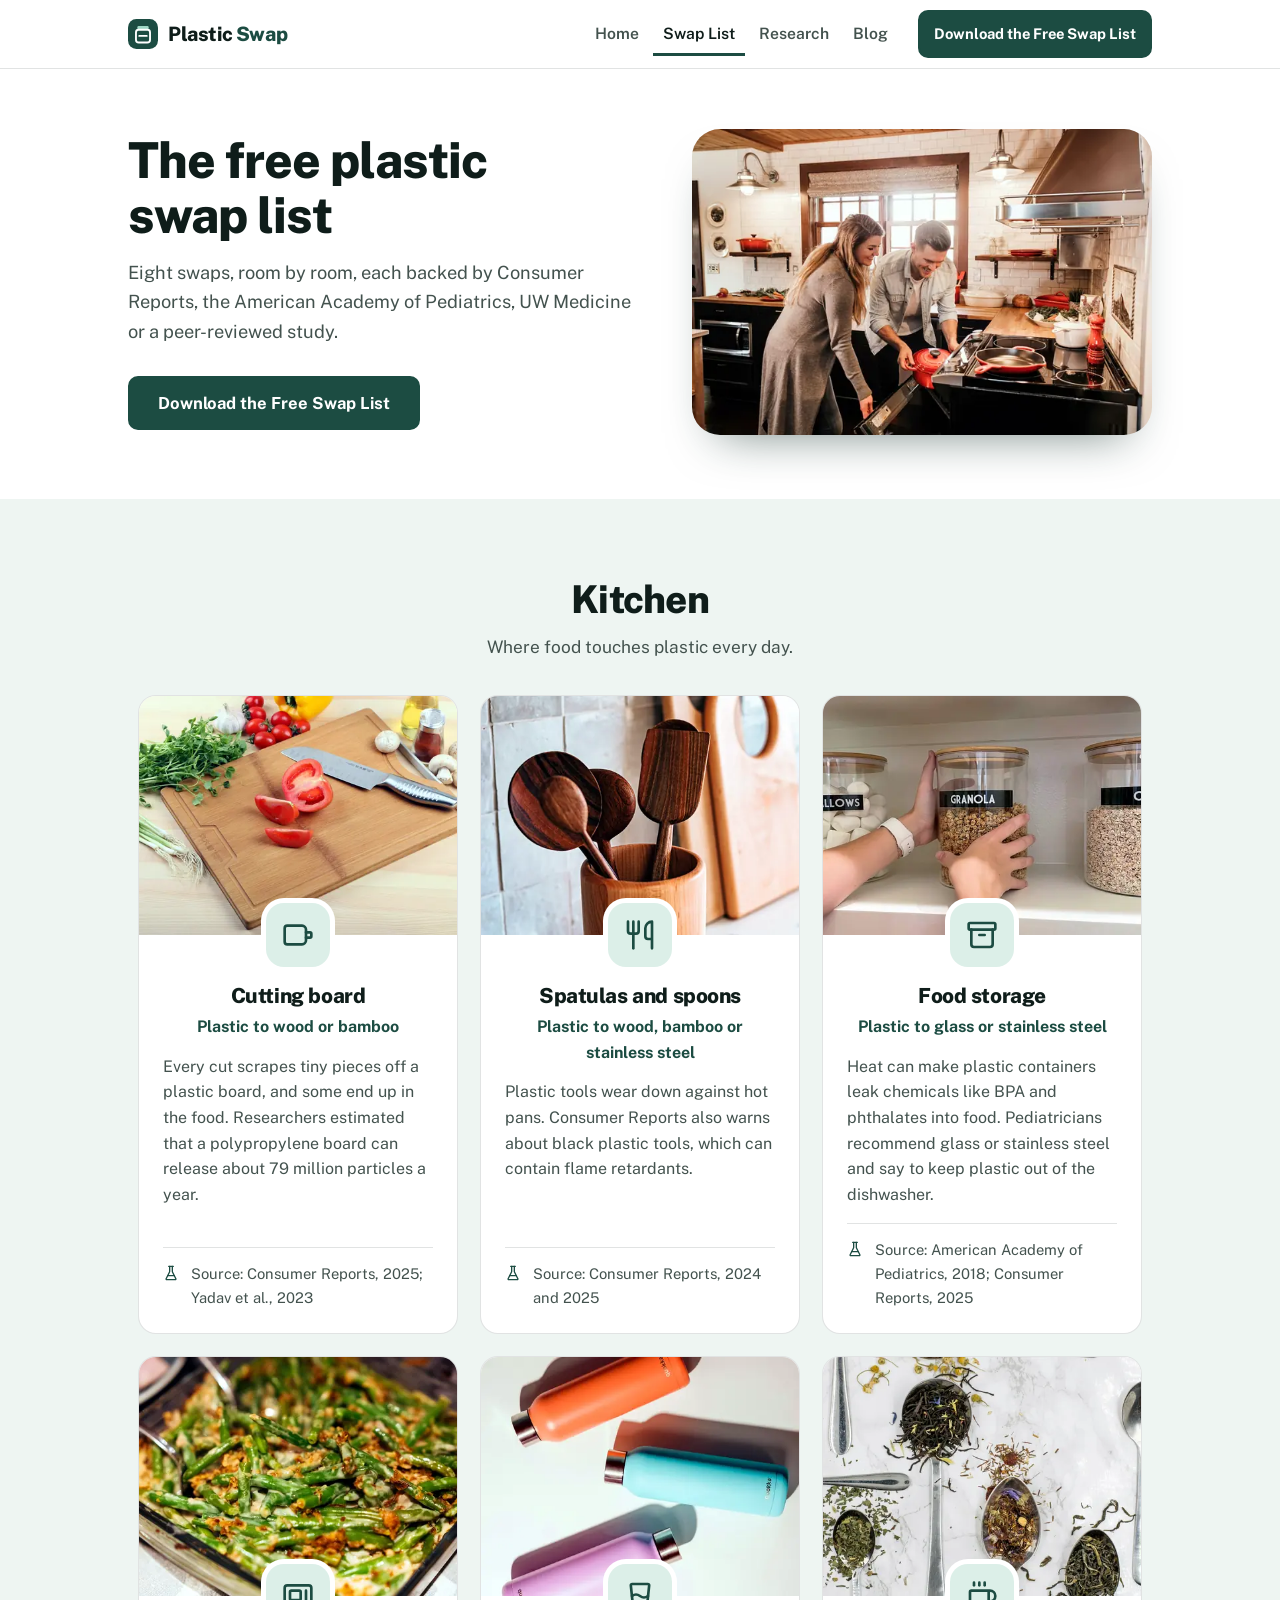
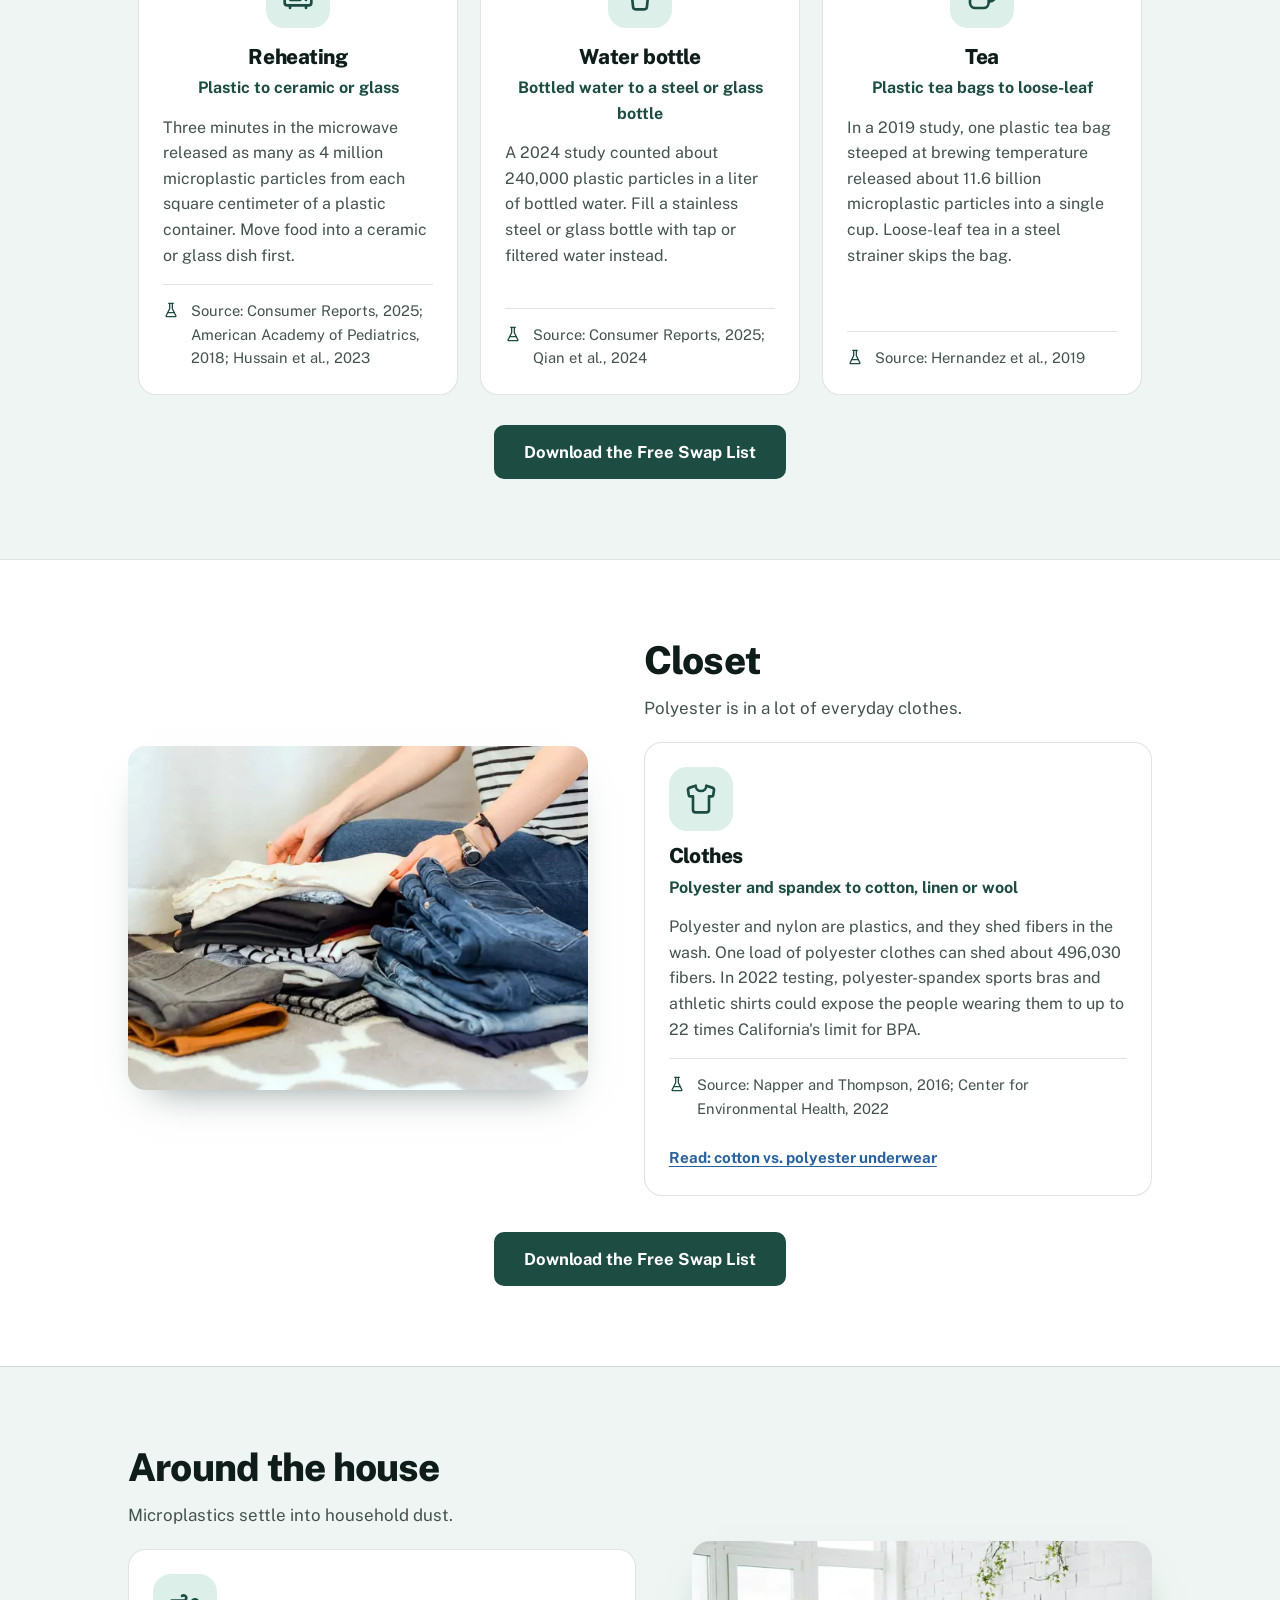
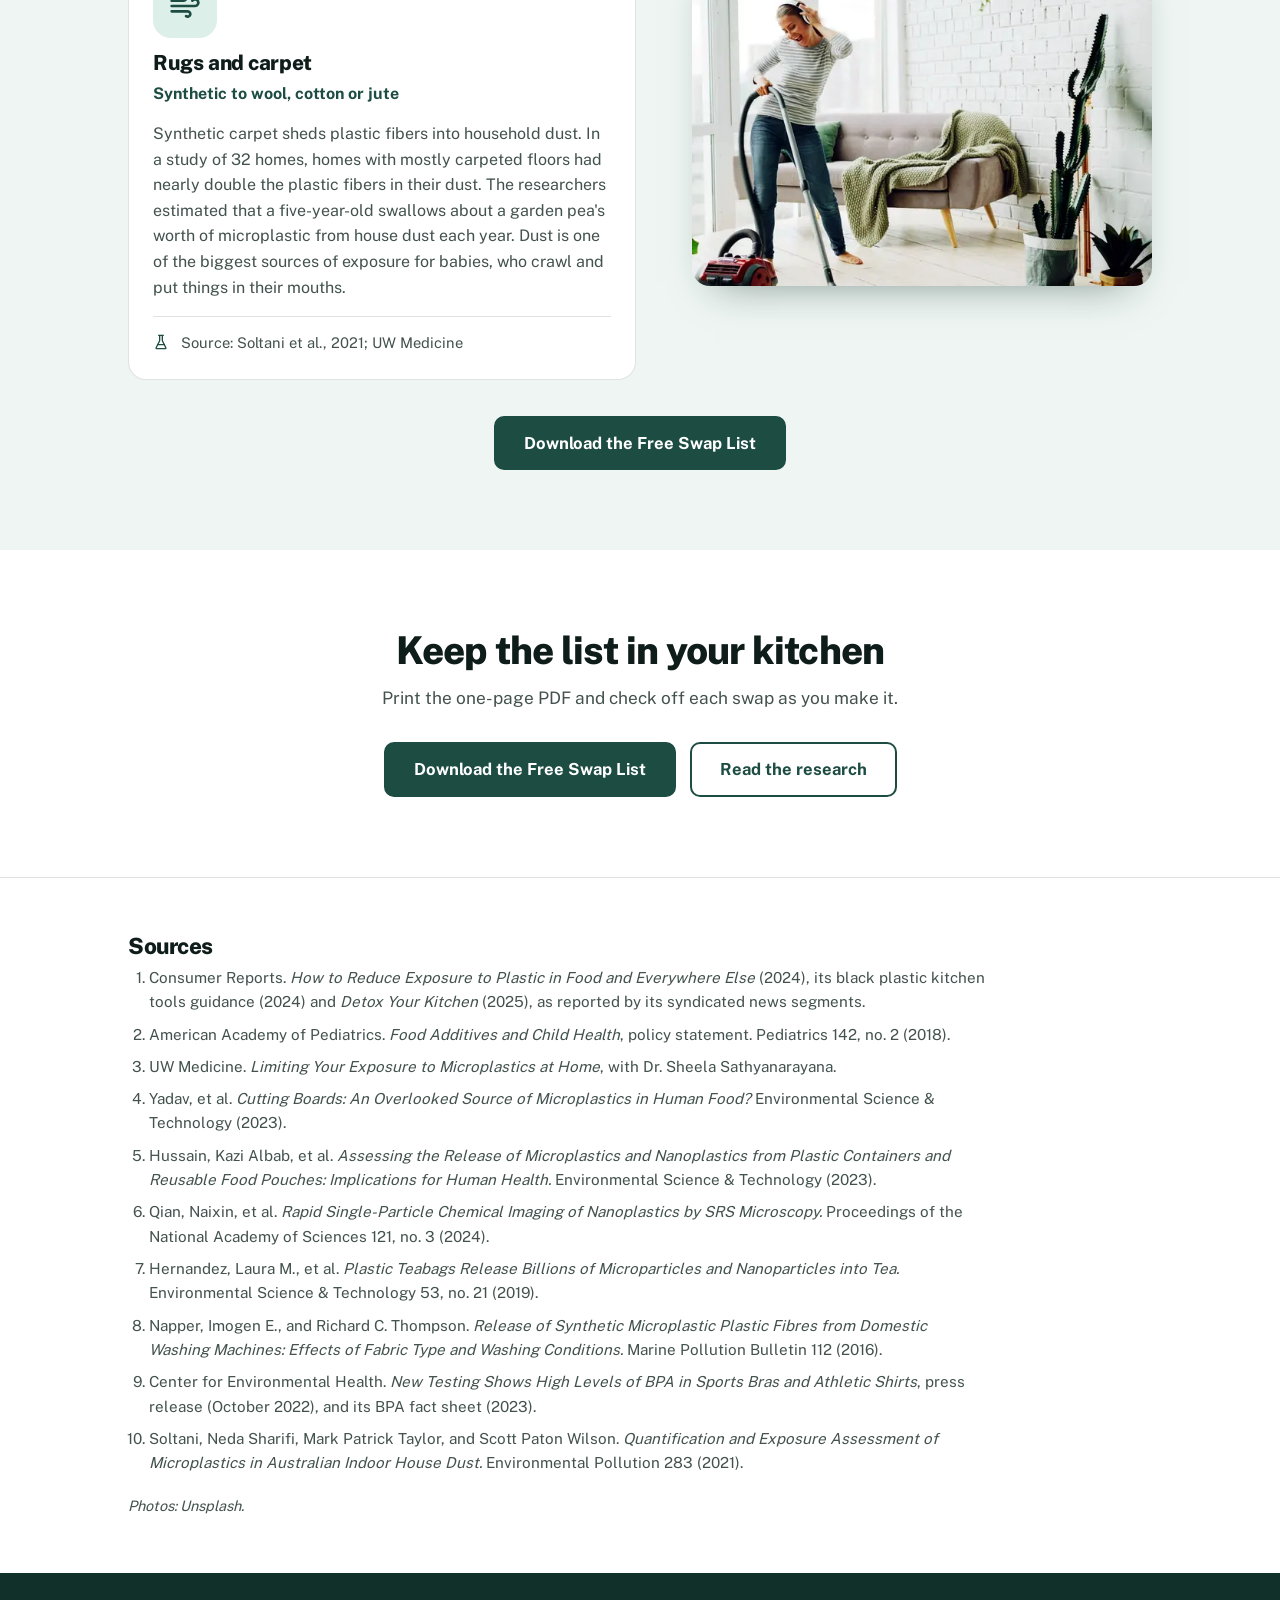
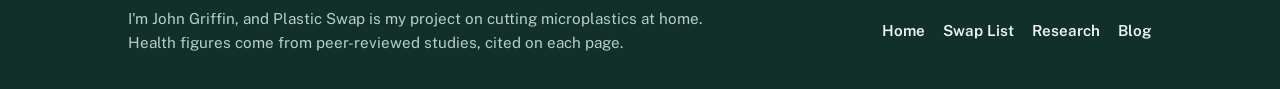
<file: swaps.html>
<!DOCTYPE html>
<html lang="en">
<head>
<meta charset="UTF-8">
<meta name="viewport" content="width=device-width, initial-scale=1.0">
<title>The Free Plastic Swap List: Eight Everyday Swaps | Plastic Swap</title>
<meta name="description" content="Eight everyday plastic swaps, room by room, each backed by Consumer Reports, the American Academy of Pediatrics, UW Medicine or a peer-reviewed study.">
<meta name="robots" content="noindex,nofollow">
<link rel="canonical" href="https://odyssey-jotun.github.io/plastic-swap/swaps.html">
<meta name="author" content="John Griffin">
<meta name="theme-color" content="#12302A">
<meta property="og:site_name" content="Plastic Swap">
<meta property="og:title" content="The Free Plastic Swap List: Eight Everyday Swaps | Plastic Swap">
<meta property="og:description" content="Eight everyday plastic swaps, room by room, each backed by Consumer Reports, the American Academy of Pediatrics, UW Medicine or a peer-reviewed study.">
<meta property="og:type" content="website">
<meta property="og:url" content="https://odyssey-jotun.github.io/plastic-swap/swaps.html">
<meta property="og:image" content="https://odyssey-jotun.github.io/plastic-swap/images/og.jpg">
<meta property="og:image:width" content="1200">
<meta property="og:image:height" content="630">
<meta property="og:image:alt" content="Cut the plastic, keep your health. A free list of everyday plastic swaps.">
<meta name="twitter:card" content="summary_large_image">
<link rel="icon" href="favicon.svg" type="image/svg+xml">
<link rel="preload" as="image" type="image/webp" href="images/hero-couple-cooking-960.webp" imagesrcset="images/hero-couple-cooking-600.webp 600w, images/hero-couple-cooking-800.webp 800w, images/hero-couple-cooking-960.webp 960w, images/hero-couple-cooking-1200.webp 1200w" imagesizes="(max-width: 860px) calc(100vw - 40px), 500px" fetchpriority="high">
<link rel="preload" href="fonts/public-sans.woff2" as="font" type="font/woff2" crossorigin>
<style>@font-face{font-family:'Public Sans';font-style:normal;font-weight:400 800;font-display:swap;src:url(fonts/public-sans.woff2) format('woff2')}:root{--bg:#FFFFFF;--bg-alt:#EEF5F2;--card:#FFFFFF;--ink:#0F1D1A;--ink-soft:#43524E;--primary:#1C4C42;--primary-dk:#12302A;--blue:#2A62A0;--mint:#9ED6C4;--mint-lt:#DCEFE8;--red:#B0392B;--on-dark:#EEF5F2;--on-dark-soft:#B8CEC7;--line:rgba(15,29,26,0.12);--radius:18px;--radius-lg:28px;--wrap:1080px;--flow-tight:0.32em;--flow-block:44px;--flow-section:80px}*{box-sizing:border-box}html{scroll-behavior:smooth;scroll-padding-top:84px}@media (prefers-reduced-motion:reduce){html{scroll-behavior:auto}*{animation-duration:0.001ms !important;transition-duration:0.001ms !important}}body{margin:0;background:var(--bg);color:var(--ink);font-family:'Public Sans',ui-sans-serif,system-ui,-apple-system,'Segoe UI',sans-serif;font-size:18px;line-height:1.6;-webkit-font-smoothing:antialiased}h1,h2,h3{font-weight:800;line-height:1.1;margin:0 0 var(--flow-tight);color:var(--ink);letter-spacing:-0.02em;text-wrap:balance}p{margin:0 0 1em}p:last-child{margin-bottom:0}a{color:inherit}img{max-width:100%;height:auto}.wrap{max-width:var(--wrap);margin:0 auto;padding:0 28px}.skip{position:absolute;left:-9999px;top:10px;background:var(--card);color:var(--ink);padding:12px 18px;border-radius:10px;z-index:100;text-decoration:none;font-weight:700;border:2px solid var(--primary)}.skip:focus{left:16px}a:focus-visible{outline:3px solid var(--blue);outline-offset:3px;border-radius:4px}nav.site{position:sticky;top:0;z-index:20;background:rgba(255,255,255,0.95);backdrop-filter:blur(8px);border-bottom:1px solid var(--line)}nav.site .wrap{display:flex;align-items:center;justify-content:space-between;gap:4px 20px;padding-top:10px;padding-bottom:10px;flex-wrap:wrap}.wordmark{display:inline-flex;align-items:center;gap:10px;font-weight:800;font-size:1.24rem;letter-spacing:-0.02em;color:var(--ink);text-decoration:none;white-space:nowrap;min-height:44px}.wordmark .mark{width:30px;height:30px;flex:none}.wordmark .last{color:var(--primary)}nav.site ul{list-style:none;display:flex;align-items:center;gap:4px;margin:0;padding:0;font-size:0.98rem;font-weight:600}nav.site ul a{text-decoration:none;color:var(--ink-soft);display:inline-flex;align-items:center;min-height:44px;padding:0 10px;white-space:nowrap;transition:color 0.15s ease}nav.site ul a:hover{color:var(--blue)}nav.site ul{margin-left:auto}.nav-cta{flex:none}.room-cta{margin-top:32px}.room.solo .room-cta{margin-top:36px}@media (max-width:860px){nav.site ul{order:3;margin-left:0}}@media (max-width:620px){nav.site .nav-cta{display:none}}nav.site ul a[aria-current="page"]{color:var(--ink);box-shadow:inset 0 -3px 0 var(--primary)}.btn{display:inline-flex;align-items:center;justify-content:center;text-align:center;min-height:52px;padding:12px 28px;background:var(--primary);color:#FFFFFF;text-decoration:none;font-weight:700;font-size:1.04rem;border-radius:10px;border:2px solid var(--primary);transition:background 0.18s ease,color 0.18s ease,border-color 0.18s ease}.btn:hover{background:var(--blue);border-color:var(--blue)}.btn.light{background:#FFFFFF;border-color:#FFFFFF;color:var(--primary-dk)}.btn.light:hover{background:var(--mint);border-color:var(--mint)}.btn-row{display:flex;gap:14px;flex-wrap:wrap;align-items:center;justify-content:center;margin-top:30px}section{padding:var(--flow-section) 0}.band{background:var(--bg-alt)}.section-head{max-width:720px;margin-bottom:34px}.section-head.center{text-align:center;margin-left:auto;margin-right:auto}h2{font-size:clamp(1.75rem,3.2vw,2.4rem)}.section-head p{color:var(--ink-soft);font-size:1.08rem}.banner{position:relative;background:var(--primary-dk);color:var(--on-dark);overflow:hidden;min-height:min(680px,78vh);display:flex;align-items:center}.banner picture,.banner img{position:absolute;inset:0;width:100%;height:100%}.banner img{object-fit:cover;object-position:70% 40%}.banner::before{content:"";position:absolute;inset:0;z-index:1;background:linear-gradient(90deg,rgba(18,48,42,0.94) 0%,rgba(18,48,42,0.86) 30%,rgba(18,48,42,0.35) 52%,rgba(18,48,42,0) 66%)}.banner .wrap{position:relative;z-index:2;width:100%;padding-top:56px;padding-bottom:56px}.banner-text{max-width:600px;text-align:center}.banner h1{color:#FFFFFF;font-size:clamp(2.4rem,4.6vw,3.8rem)}.banner h1 span{display:block;color:var(--mint)}.portrait{margin:0;aspect-ratio:4/5;border-radius:var(--radius-lg);overflow:hidden;width:100%;max-width:440px;justify-self:center;box-shadow:0 30px 60px -24px rgba(18,48,42,0.55)}.portrait img{display:block;width:100%;height:100%;object-fit:cover}@media (prefers-reduced-motion:no-preference){.banner-text{animation:rise 0.7s cubic-bezier(.2,.7,.2,1) 0.1s both}}@keyframes rise{from{opacity:0;transform:translateY(18px)}to{opacity:1;transform:none}}@media (max-width:860px){.banner{display:block;min-height:0}.banner picture,.banner img{position:static;display:block;height:auto;aspect-ratio:4/3}.banner::before{display:none}.banner .wrap{padding-top:30px;padding-bottom:44px}.banner-text{max-width:none}}.page-hero{padding:60px 0 64px}.page-hero h1{font-size:clamp(2.1rem,4.4vw,3.1rem)}.page-hero .lede{font-size:1.14rem;color:var(--ink-soft);margin-top:8px;max-width:34em}.page-hero .btn-row{justify-content:flex-start}.split{display:grid;grid-template-columns:1.05fr 0.95fr;gap:56px;align-items:center}.split.flip{grid-template-columns:0.95fr 1.05fr}.split p{color:var(--ink-soft);font-size:1.06rem}.photo{margin:0;border-radius:var(--radius);overflow:hidden;aspect-ratio:4/3;background:var(--bg-alt);box-shadow:0 20px 40px -24px rgba(18,48,42,0.55)}.photo img{display:block;width:100%;height:100%;object-fit:cover}.cards{display:grid;grid-template-columns:repeat(3,1fr);gap:22px}.card{background:var(--card);border:1px solid var(--line);border-radius:var(--radius);padding:30px 26px 28px;text-align:center}.card h3{font-size:1.24rem}.card p{font-size:1rem;color:var(--ink-soft)}.icon{width:64px;height:64px;border-radius:18px;background:var(--mint-lt);color:var(--primary);display:flex;align-items:center;justify-content:center;margin:0 auto 18px}.icon svg{width:32px;height:32px}a.card{text-decoration:none;color:inherit;transition:border-color 0.15s ease}a.card:hover{border-color:var(--blue)}a.card:hover h3{color:var(--blue)}.card .to{font-size:0.95rem;font-weight:700;color:var(--primary);margin:0}.punch{font-weight:700;font-size:clamp(1.2rem,2.2vw,1.45rem);line-height:1.35;text-align:center;color:var(--primary);max-width:720px;margin:var(--flow-block) auto 0}.steps{list-style:none;margin:0;padding:0;display:grid;grid-template-columns:repeat(3,1fr);gap:22px;counter-reset:step}.steps li{background:var(--card);border:1px solid var(--line);border-radius:var(--radius);padding:28px 26px;counter-increment:step;text-align:center}.steps li:before{content:counter(step);display:flex;align-items:center;justify-content:center;width:46px;height:46px;border-radius:50%;background:var(--primary);color:#FFFFFF;font-weight:800;font-size:1.3rem;margin:0 auto 18px}.steps h3{font-size:1.24rem}.steps p{font-size:1rem;color:var(--ink-soft)}.after{background:var(--primary-dk);color:var(--on-dark)}.after h2,.after h3{color:#FFFFFF}.stakes{display:grid;grid-template-columns:1fr 1fr;gap:26px}.stake h3{font-size:1.3rem;margin-bottom:14px;text-align:center}.outcomes{list-style:none;margin:0;padding:0;display:grid;gap:12px}.outcomes li{display:grid;grid-template-columns:26px 1fr;gap:14px;align-items:start;background:rgba(255,255,255,0.06);border:1px solid rgba(238,245,242,0.16);border-radius:14px;padding:16px 18px;color:var(--on-dark);font-size:1.02rem}.outcomes svg{width:22px;height:22px;margin-top:2px;color:#F2A597}.stake.good .outcomes svg{color:var(--mint)}.stake.good .outcomes li{background:rgba(158,214,196,0.08);border-color:rgba(158,214,196,0.34)}.after .cite-line{color:var(--on-dark-soft);text-align:center}.closing{text-align:center}.closing .wrap{max-width:680px}.closing p{color:var(--ink-soft);font-size:1.08rem}.card .num{font-weight:800;font-size:clamp(2.3rem,4vw,2.9rem);line-height:1;letter-spacing:-0.03em;color:var(--primary);margin:0 0 10px}.card .of{font-size:0.9rem;font-weight:700;color:var(--ink-soft);margin:12px 0 0;border-top:1px solid var(--line);padding-top:12px}.card .more{margin-top:12px;font-weight:700;font-size:0.96rem}.card .more a{color:var(--blue);text-decoration-thickness:2px;text-underline-offset:3px}.cards.four{grid-template-columns:repeat(2,1fr);max-width:860px;margin:0 auto}.btn.ghost{background:transparent;color:var(--primary)}.btn.ghost:hover{background:var(--primary);color:#FFFFFF;border-color:var(--primary)}.cite-line.center{text-align:center}.hero-photo{margin:0;border-radius:var(--radius-lg);overflow:hidden;aspect-ratio:3/2;background:var(--bg-alt);box-shadow:0 24px 48px -26px rgba(18,48,42,0.6)}.hero-photo img{display:block;width:100%;height:100%;object-fit:cover}.prose{max-width:760px;margin:0 auto}.prose p{color:var(--ink-soft);font-size:1.06rem}.chart{background:var(--card);border:1px solid var(--line);border-radius:var(--radius);padding:28px 30px;margin:0}.chart h3{font-size:1.22rem}.chart .sub{color:var(--ink-soft);font-size:0.98rem;margin-bottom:20px}.bars{display:grid;gap:14px}.barline{display:grid;grid-template-columns:130px 1fr;gap:12px;align-items:center;font-size:0.94rem;font-weight:600;color:var(--ink-soft)}.track{height:40px;background:var(--bg-alt);border-radius:6px}.bar{display:flex;align-items:center;justify-content:flex-end;height:100%;padding-right:10px;border-radius:6px;color:#FFFFFF;font-weight:800;min-width:60px}.bar.hi{background:var(--red)}.bar.lo{background:var(--primary)}.lead{font-size:1.12rem;color:var(--ink-soft)}.points,.statlist,.steps-list{list-style:none;margin:26px 0 0;padding:0;display:grid;gap:22px}.points li{display:grid;grid-template-columns:56px 1fr;gap:18px;align-items:start}.points .icon{width:56px;height:56px;border-radius:16px;margin:0}.points .icon svg{width:28px;height:28px}.points h3,.statlist h3,.steps-list h3{font-size:1.18rem;margin-bottom:4px}.points p,.statlist p,.steps-list p{font-size:1rem;color:var(--ink-soft);margin:0}.statlist li{display:grid;grid-template-columns:120px 1fr;gap:18px;align-items:start;padding-bottom:20px;border-bottom:1px solid var(--line)}.statlist li:last-child{border-bottom:0;padding-bottom:0}.statlist .n{font-weight:800;font-size:2rem;line-height:1.05;letter-spacing:-0.03em;color:var(--primary);margin:0}.steps-list{counter-reset:step}.steps-list li{display:grid;grid-template-columns:46px 1fr;gap:18px;align-items:start;counter-increment:step}.steps-list li:before{content:counter(step);display:flex;align-items:center;justify-content:center;width:46px;height:46px;border-radius:50%;background:var(--primary);color:#FFFFFF;font-weight:800;font-size:1.2rem}.split .btn-row{justify-content:flex-start}.pcards{display:grid;grid-template-columns:repeat(3,1fr);gap:24px}.pcards.four{grid-template-columns:repeat(4,1fr)}.pcard{background:var(--card);border:1px solid var(--line);border-radius:var(--radius);overflow:hidden;text-decoration:none;color:inherit;display:flex;flex-direction:column}a.pcard{transition:border-color 0.15s ease,transform 0.2s ease}a.pcard:hover{border-color:var(--blue);transform:translateY(-3px)}a.pcard:hover h3{color:var(--blue)}.card-photo{margin:0;aspect-ratio:4/3;overflow:hidden;background:var(--bg-alt)}.card-photo img{display:block;width:100%;height:100%;object-fit:cover}.pcard-body{padding:20px 20px 22px;text-align:center}.pcard-body h3{font-size:1.2rem}.pcard-body p{font-size:0.98rem;color:var(--ink-soft)}.pcard-body .to{font-weight:700;color:var(--primary);margin:0}.pcard .num{font-weight:800;font-size:1.9rem;line-height:1;letter-spacing:-0.03em;color:var(--primary);margin:0 0 8px}.pcard .more{margin-top:10px;font-weight:700}.pcard .more a{color:var(--blue);text-underline-offset:3px}.stakes-split{display:grid;grid-template-columns:0.85fr 1.15fr;gap:36px;align-items:center}.stakes-split .stakes{grid-template-columns:1fr;gap:22px}.stakes-split .stake h3{text-align:left}.btn.ghost-light{background:transparent;color:#FFFFFF;border-color:#FFFFFF}.btn.ghost-light:hover{background:#FFFFFF;color:var(--primary-dk)}.closing-banner h2{color:#FFFFFF;font-size:clamp(2rem,3.8vw,3rem)}.closing-banner p{color:var(--on-dark);font-size:1.12rem}@media (max-width:1000px){.pcards.four{grid-template-columns:repeat(2,1fr)}}@media (max-width:860px){.pcards{grid-template-columns:repeat(2,1fr);gap:14px}.stakes-split{grid-template-columns:1fr}.statlist li{grid-template-columns:1fr;gap:6px}}@media (max-width:620px){.pcards,.pcards.four{grid-template-columns:1fr}}.room{scroll-margin-top:90px}.room + .room{border-top:1px solid var(--line)}.swaps{display:grid;grid-template-columns:repeat(auto-fit,minmax(260px,320px));justify-content:center;gap:22px}.swap{background:var(--card);border:1px solid var(--line);border-radius:var(--radius);overflow:hidden;scroll-margin-top:90px}.swap-body{padding:0 24px 24px}.swap .icon{margin-top:-32px;position:relative;box-shadow:0 0 0 5px var(--card)}.swap h3{font-size:1.3rem;text-align:center}.swap .to{text-align:center;font-weight:700;color:var(--primary);margin-bottom:14px}.swap-body>p{color:var(--ink-soft);font-size:1rem}.facts-list{list-style:none;margin:16px 0 0;padding:14px 0 0;border-top:1px solid var(--line);display:grid;gap:8px;font-size:0.96rem}.facts-list li{display:grid;grid-template-columns:20px 1fr;gap:10px;align-items:start;color:var(--ink-soft)}.facts-list svg{width:18px;height:18px;margin-top:3px;color:var(--primary)}.facts-list b{display:block;color:var(--ink);font-weight:700}.band .swap{background:#FFFFFF}.cite-line{font-size:0.9rem;color:var(--ink-soft);font-style:italic;margin-top:18px}.refs{padding:56px 0;border-top:1px solid var(--line)}.refs h2{font-size:1.4rem}.refs ol{max-width:860px;margin:0;padding-left:1.3rem;display:grid;gap:8px;font-size:0.95rem;color:var(--ink-soft)}footer{background:var(--primary-dk);color:var(--on-dark-soft);padding:34px 0;font-size:0.95rem}footer .wrap{display:flex;justify-content:space-between;align-items:center;flex-wrap:wrap;gap:10px 24px}footer p{margin:0;max-width:40em}footer ul{list-style:none;display:flex;flex-wrap:wrap;gap:0 18px;margin:0;padding:0;font-weight:600}footer ul a{display:inline-flex;align-items:center;min-height:44px;color:var(--on-dark);text-decoration:none}footer ul a:hover{color:var(--mint)}@media (max-width:860px){.split,.split.flip{grid-template-columns:1fr;gap:30px}.split>.portrait,.split>.photo{order:-1}.page-hero .portrait{max-width:340px}.cards,.cards.four,.steps,.stakes{grid-template-columns:1fr}.page-hero .hero-photo{order:-1;aspect-ratio:16/10}.cards.preview{grid-template-columns:1fr 1fr;gap:12px}.cards.preview .card{padding:20px 12px}.cards.preview .icon{width:52px;height:52px;margin-bottom:10px}.cards.preview h3{font-size:1.06rem}.cards.preview .to{font-size:0.86rem}}@media (max-width:620px){:root{--flow-section:56px;--flow-block:34px}body{font-size:17px}.wrap{padding:0 20px}.page-hero{padding:28px 0 44px}.btn-row .btn{width:100%}.barline{grid-template-columns:1fr;gap:4px}.chart{padding:22px 18px}.swaps{grid-template-columns:1fr}.wordmark{font-size:1.14rem}}.room-tag{display:none}@media print{@page{size:letter;margin:0.45in 0.55in}body{font-size:10.5pt}nav.site,footer,.skip,.page-hero .portrait,.page-hero .hero-photo,.card-photo,.btn-row,.closing,.room .section-head{display:none !important}main{display:grid;grid-template-columns:1fr 1fr;gap:10pt}.page-hero{grid-column:1 / -1;padding:0 0 2pt}.page-hero .wrap,.page-hero .split{display:block;padding:0}.page-hero h1{font-size:20pt}.page-hero .lede{font-size:10.5pt;margin:4pt 0 0;max-width:none}.room,.room .wrap,.swaps{display:contents}.swap-body{padding:0}.swap .icon{margin-top:0;box-shadow:none}.swap{padding:9pt 13pt 9pt;break-inside:avoid;border-color:#BFCFCA;border-radius:12px}.room-tag{display:block;text-align:center;font-size:8pt;font-weight:700;letter-spacing:0.02em;color:var(--ink-soft);margin:0 0 2pt}.swap .icon{width:30px;height:30px;border-radius:9px;margin-bottom:4pt}.swap .icon svg{width:19px;height:19px}.swap h3{font-size:12.5pt;margin-bottom:1pt}.swap .to{font-size:9.5pt;margin-bottom:5pt}.swap-body>p{font-size:9.2pt;line-height:1.4}.facts-list{font-size:8.8pt;line-height:1.35;margin-top:6pt;padding-top:6pt;gap:2pt}.facts-list li{grid-template-columns:12px 1fr;gap:6pt}.facts-list svg{width:11px;height:11px;margin-top:2px}.facts-list b{display:inline;margin-right:4pt}.refs{display:none !important}}.closing-banner::before{background:rgba(18,48,42,0.76)}.closing-banner .banner-text{margin:0 auto}@media (max-width:860px){.closing-banner .wrap{padding-top:30px}}.swap .source{display:grid;grid-template-columns:18px 1fr;gap:10px;align-items:start;margin:16px 0 0;padding-top:14px;border-top:1px solid var(--line);font-size:0.92rem;color:var(--ink-soft)}.swap .source svg{width:16px;height:16px;margin-top:3px;color:var(--primary)}.swap .more{margin:10px 0 0;font-weight:700;font-size:0.95rem}.swap .more a{color:var(--blue);text-underline-offset:3px}.byline{font-weight:700;color:var(--primary);margin-bottom:8px}.post{padding-top:24px}.prose h2{margin-top:var(--flow-block)}.prose h3{font-size:1.2rem;margin-top:28px;scroll-margin-top:90px}.table-wrap{overflow-x:auto;margin:28px 0 0;border:1px solid var(--line);border-radius:var(--radius)}.price-table{width:100%;border-collapse:collapse;font-size:0.96rem;min-width:560px}.price-table th,.price-table td{text-align:left;padding:12px 16px;border-bottom:1px solid var(--line);vertical-align:top}.price-table thead th{background:var(--bg-alt);font-weight:700;color:var(--ink)}.price-table tbody tr:last-child th,.price-table tbody tr:last-child td{border-bottom:0}.price-table tbody th a{color:var(--primary);text-underline-offset:3px}.price-table td{color:var(--ink-soft)}@media (max-width:620px){.pcards.preview{grid-template-columns:1fr 1fr;gap:12px}.pcards.preview .pcard-body{padding:12px 10px 14px}.pcards.preview h3{font-size:1rem}.pcards.preview .to{font-size:0.86rem}}@media print{.swap .more{display:none}.swap .source{font-size:8.5pt;margin-top:6pt;padding-top:6pt;grid-template-columns:11px 1fr;gap:6pt}.swap .source svg{width:11px;height:11px;margin-top:1px}}@media print{@page{margin:0.4in 0.5in}main{gap:8pt}.page-hero h1{font-size:18pt}.page-hero .lede{font-size:9.5pt}.swap{padding:7pt 11pt 7pt}.room-tag{font-size:7pt;margin:0 0 1pt}.swap .icon{width:24px;height:24px;border-radius:7px;margin-bottom:2pt}.swap .icon svg{width:15px;height:15px}.swap h3{font-size:11.5pt}.swap .to{font-size:9pt;margin-bottom:3pt}.swap-body>p{font-size:8.8pt;line-height:1.35}.swap .source{font-size:8pt;margin-top:4pt;padding-top:4pt}}@media (min-width:861px){.hero-split{display:grid;grid-template-columns:0.42fr 0.58fr;align-items:stretch;min-height:min(640px,76vh)}.hero-split::before{display:none}.hero-split picture{position:relative;grid-column:2;grid-row:1;inset:auto}.hero-split picture img{position:absolute;inset:0;width:100%;height:100%;object-fit:cover;object-position:78% 40%}.hero-split .wrap{grid-column:1;grid-row:1;display:flex;align-items:center;justify-content:center;padding:56px 28px;max-width:none;margin:0}.hero-split .banner-text{max-width:540px}.hero-split h1{font-size:clamp(2rem,3.3vw,3.1rem)}}.points + p{margin-top:28px}.buy{display:flex;flex-direction:column;align-items:stretch;gap:10px;margin-top:14px;padding:14px;background:var(--bg-alt);border-radius:12px}.buy .btn{width:100%}@media screen{.swap{display:flex;flex-direction:column}.swap-body{flex:1;display:flex;flex-direction:column}.swap-body>.source{margin-top:auto}.swap-body>p:nth-last-of-type(2){margin-bottom:16px}}.buy + .buy{margin-top:8px}.buy p{display:grid;grid-template-columns:18px 1fr;gap:8px;align-items:start;margin:0;font-weight:700;font-size:0.95rem;color:var(--ink)}.buy p svg{width:18px;height:18px;margin-top:2px;color:var(--primary)}.btn.small{padding:10px 14px;min-height:44px;font-size:0.92rem}.band .buy{background:var(--bg-alt)}.band .swap .buy{background:#EEF5F2}@media screen{.solo .section-head{text-align:left;margin-bottom:20px}.solo .swaps{display:block}.solo .swap .card-photo{display:none}.solo .swap-body{padding-top:24px}.solo .swap .icon{margin:0 0 14px;box-shadow:none}.solo .swap h3,.solo .swap .to{text-align:left}.solo .split{align-items:center}}@media print{.solo .split,.solo .split>div{display:contents}.solo .photo{display:none !important}.buy{display:none}}.pcards.two{grid-template-columns:repeat(2,1fr);max-width:760px;margin:0 auto}@media (max-width:620px){.pcards.two{grid-template-columns:1fr}}.post-head{padding:56px 0 0}.post-head h1{font-size:clamp(2rem,4.2vw,2.9rem)}.post-head .lede{font-size:1.14rem;color:var(--ink-soft);margin-top:12px}.post-photo{margin:32px 0 0;border-radius:var(--radius);overflow:hidden;aspect-ratio:3/2;background:var(--bg-alt)}.post-photo img{width:100%;height:100%;object-fit:cover;display:block}.post-head + .post{padding-top:36px}.post-head + .post .prose>:first-child{margin-top:0}.pcards.two .pcard-body{text-align:left;display:flex;flex-direction:column;flex:1}.pcards.two .pcard-body p{margin:6px 0 0}.pcards.two .read{margin-top:auto;padding-top:12px;font-weight:700;color:var(--blue)}.prose .buy{flex-direction:row;align-items:center;justify-content:space-between;gap:16px;margin:16px 0 0;padding:16px 18px}.prose .buy + .buy{margin-top:10px}.prose .buy .btn{width:auto;flex:none}.prose .buy p{font-size:1rem}@media (max-width:620px){.post-head{padding-top:28px}.post-photo{margin-top:24px}.prose .buy{flex-direction:column;align-items:stretch}.prose .buy .btn{width:100%}}.buy small{display:block;font-weight:400;color:var(--ink-soft);font-size:0.92rem;margin-top:2px}</style>
<script type="application/ld+json">{"@context":"https://schema.org","@graph":[{"@type":"WebSite","@id":"https://odyssey-jotun.github.io/plastic-swap/#site","url":"https://odyssey-jotun.github.io/plastic-swap/","name":"Plastic Swap","description":"A free list of everyday plastic swaps that cut microplastic exposure at home, with what each one cost.","author":{"@id":"https://odyssey-jotun.github.io/plastic-swap/#john"},"inLanguage":"en-US"},{"@type":"Person","@id":"https://odyssey-jotun.github.io/plastic-swap/#john","name":"John Griffin","description":"High school junior in Little Rock who created Plastic Swap, a free list of everyday swaps that cut microplastic exposure at home."},{"@type":"WebPage","@id":"https://odyssey-jotun.github.io/plastic-swap/swaps.html#page","url":"https://odyssey-jotun.github.io/plastic-swap/swaps.html","name":"The Free Plastic Swap List: Eight Everyday Swaps | Plastic Swap","description":"Eight everyday plastic swaps, room by room, each backed by Consumer Reports, the American Academy of Pediatrics, UW Medicine or a peer-reviewed study.","isPartOf":{"@id":"https://odyssey-jotun.github.io/plastic-swap/#site"},"author":{"@id":"https://odyssey-jotun.github.io/plastic-swap/#john"},"inLanguage":"en-US","datePublished":"2026-11-02","dateModified":"2026-11-02","image":"https://odyssey-jotun.github.io/plastic-swap/images/og.jpg","about":"Plastic-free product swaps"},{"@type":"BreadcrumbList","itemListElement":[{"@type":"ListItem","position":1,"name":"Home","item":"https://odyssey-jotun.github.io/plastic-swap/"},{"@type":"ListItem","position":2,"name":"Swap List","item":"https://odyssey-jotun.github.io/plastic-swap/swaps.html"}]}]}</script>
</head>
<body>

<a class="skip" href="#main">Skip to content</a>
<nav class="site" aria-label="Primary">
  <div class="wrap">
    <a class="wordmark" href="index.html"><svg class="mark" viewBox="0 0 32 32" aria-hidden="true"><rect width="32" height="32" rx="9" fill="#1C4C42"/><rect x="10" y="7.5" width="12" height="3.5" rx="1.2" fill="#9ED6C4"/><path d="M11 11.5h10c1.7 0 2.5 1.2 2.5 3V22c0 1.7-1.3 3-3 3h-9c-1.7 0-3-1.3-3-3v-7.5c0-1.8.8-3 2.5-3z" fill="none" stroke="#FFFFFF" stroke-width="2"/><path d="M12 18h8" stroke="#FFFFFF" stroke-width="2" stroke-linecap="round"/></svg><span>Plastic <span class="last">Swap</span></span></a>
    <ul>
      <li><a href="index.html">Home</a></li>
      <li><a href="swaps.html" aria-current="page">Swap List</a></li>
      <li><a href="research.html">Research</a></li>
      <li><a href="blog.html">Blog</a></li>
    </ul>
    <a href="swap-list.pdf" class="btn small nav-cta" download>Download the Free Swap List</a>
  </div>
</nav>

<main id="main">

<header class="page-hero">
  <div class="wrap split">
    <div>
      <h1>The free plastic swap list</h1>
      <p class="lede">Eight swaps, room by room, each backed by Consumer Reports, the American Academy of Pediatrics, UW Medicine or a peer-reviewed study.</p>
      <div class="btn-row">
        <a href="swap-list.pdf" class="btn" download>Download the Free Swap List</a>
      </div>
    </div>
    <figure class="hero-photo"><img src="images/hero-couple-cooking-960.webp" srcset="images/hero-couple-cooking-600.webp 600w, images/hero-couple-cooking-800.webp 800w, images/hero-couple-cooking-960.webp 960w, images/hero-couple-cooking-1200.webp 1200w" sizes="(max-width: 860px) calc(100vw - 40px), 500px" width="1200" height="800" alt="A couple cooking together at the stove in a bright kitchen" fetchpriority="high" decoding="async"></figure>
  </div>
</header>

<section class="room band" id="kitchen">
  <div class="wrap">
    <div class="section-head center">
      <h2>Kitchen</h2>
      <p>Where food touches plastic every day.</p>
    </div>
    <div class="swaps">
      <article class="swap" id="cutting-board">
        <figure class="card-photo"><img src="images/swap-board-720.webp" srcset="images/swap-board-480.webp 480w, images/swap-board-720.webp 720w" sizes="(max-width: 620px) calc(100vw - 40px), (max-width: 860px) 45vw, 340px" width="720" height="540" alt="A bamboo cutting board with sliced tomatoes and a steel knife" loading="lazy" decoding="async"></figure>
        <div class="swap-body">
          <p class="room-tag">Kitchen</p>
          <div class="icon"><svg viewBox="0 0 24 24" fill="none" stroke="currentColor" stroke-width="2" stroke-linecap="round" stroke-linejoin="round" aria-hidden="true"><path d="M4 5h11a3 3 0 0 1 3 3v8a3 3 0 0 1-3 3H4a2 2 0 0 1-2-2V7a2 2 0 0 1 2-2z"/><path d="M18 10h3a1 1 0 0 1 1 1v2a1 1 0 0 1-1 1h-3"/></svg></div>
          <h3>Cutting board</h3>
          <p class="to">Plastic to wood or bamboo</p>
          <p>Every cut scrapes tiny pieces off a plastic board, and some end up in the food. Researchers estimated that a polypropylene board can release about 79 million particles a year.</p>
          <p class="source"><svg viewBox="0 0 24 24" fill="none" stroke="currentColor" stroke-width="2" stroke-linecap="round" stroke-linejoin="round" aria-hidden="true"><path d="M10 2v7.527a2 2 0 0 1-.211.896L4.72 20.55a1 1 0 0 0 .9 1.45h12.76a1 1 0 0 0 .9-1.45l-5.069-10.127A2 2 0 0 1 14 9.527V2" /> <path d="M8.5 2h7" /> <path d="M7 16h10" /></svg><span>Source: Consumer Reports, 2025; Yadav et al., 2023</span></p>

        </div>
      </article>
      <article class="swap" id="utensils">
        <figure class="card-photo"><img src="images/swap-utensils-720.webp" srcset="images/swap-utensils-480.webp 480w, images/swap-utensils-720.webp 720w" sizes="(max-width: 620px) calc(100vw - 40px), (max-width: 860px) 45vw, 340px" width="720" height="540" alt="Wooden spoons and spatulas standing in a bamboo holder on a kitchen counter" loading="lazy" decoding="async"></figure>
        <div class="swap-body">
          <p class="room-tag">Kitchen</p>
          <div class="icon"><svg viewBox="0 0 24 24" fill="none" stroke="currentColor" stroke-width="2" stroke-linecap="round" stroke-linejoin="round" aria-hidden="true"><path d="M3 2v7c0 1.1.9 2 2 2h4a2 2 0 0 0 2-2V2" /> <path d="M7 2v20" /> <path d="M21 15V2a5 5 0 0 0-5 5v6c0 1.1.9 2 2 2h3Zm0 0v7" /></svg></div>
          <h3>Spatulas and spoons</h3>
          <p class="to">Plastic to wood, bamboo or stainless steel</p>
          <p>Plastic tools wear down against hot pans. Consumer Reports also warns about black plastic tools, which can contain flame retardants.</p>
          <p class="source"><svg viewBox="0 0 24 24" fill="none" stroke="currentColor" stroke-width="2" stroke-linecap="round" stroke-linejoin="round" aria-hidden="true"><path d="M10 2v7.527a2 2 0 0 1-.211.896L4.72 20.55a1 1 0 0 0 .9 1.45h12.76a1 1 0 0 0 .9-1.45l-5.069-10.127A2 2 0 0 1 14 9.527V2" /> <path d="M8.5 2h7" /> <path d="M7 16h10" /></svg><span>Source: Consumer Reports, 2024 and 2025</span></p>

        </div>
      </article>
      <article class="swap" id="food-storage">
        <figure class="card-photo"><img src="images/swap-glass-720.webp" srcset="images/swap-glass-480.webp 480w, images/swap-glass-720.webp 720w" sizes="(max-width: 620px) calc(100vw - 40px), (max-width: 860px) 45vw, 340px" width="720" height="540" alt="Hands placing a glass jar of granola with a bamboo lid on a pantry shelf" loading="lazy" decoding="async"></figure>
        <div class="swap-body">
          <p class="room-tag">Kitchen</p>
          <div class="icon"><svg viewBox="0 0 24 24" fill="none" stroke="currentColor" stroke-width="2" stroke-linecap="round" stroke-linejoin="round" aria-hidden="true"><rect width="20" height="5" x="2" y="3" rx="1" /> <path d="M4 8v11a2 2 0 0 0 2 2h12a2 2 0 0 0 2-2V8" /> <path d="M10 12h4" /></svg></div>
          <h3>Food storage</h3>
          <p class="to">Plastic to glass or stainless steel</p>
          <p>Heat can make plastic containers leak chemicals like BPA and phthalates into food. Pediatricians recommend glass or stainless steel and say to keep plastic out of the dishwasher.</p>
          <p class="source"><svg viewBox="0 0 24 24" fill="none" stroke="currentColor" stroke-width="2" stroke-linecap="round" stroke-linejoin="round" aria-hidden="true"><path d="M10 2v7.527a2 2 0 0 1-.211.896L4.72 20.55a1 1 0 0 0 .9 1.45h12.76a1 1 0 0 0 .9-1.45l-5.069-10.127A2 2 0 0 1 14 9.527V2" /> <path d="M8.5 2h7" /> <path d="M7 16h10" /></svg><span>Source: American Academy of Pediatrics, 2018; Consumer Reports, 2025</span></p>

        </div>
      </article>
      <article class="swap" id="reheating">
        <figure class="card-photo"><img src="images/swap-microwave-720.webp" srcset="images/swap-microwave-480.webp 480w, images/swap-microwave-720.webp 720w" sizes="(max-width: 620px) calc(100vw - 40px), (max-width: 860px) 45vw, 340px" width="720" height="540" alt="A glass baking dish of green bean casserole on a kitchen table" loading="lazy" decoding="async"></figure>
        <div class="swap-body">
          <p class="room-tag">Kitchen</p>
          <div class="icon"><svg viewBox="0 0 24 24" fill="none" stroke="currentColor" stroke-width="2" stroke-linecap="round" stroke-linejoin="round" aria-hidden="true"><rect width="20" height="15" x="2" y="4" rx="2" /> <rect width="8" height="7" x="6" y="8" rx="1" /> <path d="M18 8v7" /> <path d="M6 19v2" /> <path d="M18 19v2" /></svg></div>
          <h3>Reheating</h3>
          <p class="to">Plastic to ceramic or glass</p>
          <p>Three minutes in the microwave released as many as 4 million microplastic particles from each square centimeter of a plastic container. Move food into a ceramic or glass dish first.</p>
          <p class="source"><svg viewBox="0 0 24 24" fill="none" stroke="currentColor" stroke-width="2" stroke-linecap="round" stroke-linejoin="round" aria-hidden="true"><path d="M10 2v7.527a2 2 0 0 1-.211.896L4.72 20.55a1 1 0 0 0 .9 1.45h12.76a1 1 0 0 0 .9-1.45l-5.069-10.127A2 2 0 0 1 14 9.527V2" /> <path d="M8.5 2h7" /> <path d="M7 16h10" /></svg><span>Source: Consumer Reports, 2025; American Academy of Pediatrics, 2018; Hussain et al., 2023</span></p>

        </div>
      </article>
      <article class="swap" id="water">
        <figure class="card-photo"><img src="images/swap-water-720.webp" srcset="images/swap-water-480.webp 480w, images/swap-water-720.webp 720w" sizes="(max-width: 620px) calc(100vw - 40px), (max-width: 860px) 45vw, 340px" width="720" height="540" alt="Three metal water bottles in orange, teal and lilac" loading="lazy" decoding="async"></figure>
        <div class="swap-body">
          <p class="room-tag">Kitchen</p>
          <div class="icon"><svg viewBox="0 0 24 24" fill="none" stroke="currentColor" stroke-width="2" stroke-linecap="round" stroke-linejoin="round" aria-hidden="true"><path d="M5.116 4.104A1 1 0 0 1 6.11 3h11.78a1 1 0 0 1 .994 1.105L17.19 20.21A2 2 0 0 1 15.2 22H8.8a2 2 0 0 1-2-1.79z" /> <path d="M6 12a5 5 0 0 1 6 0 5 5 0 0 0 6 0" /></svg></div>
          <h3>Water bottle</h3>
          <p class="to">Bottled water to a steel or glass bottle</p>
          <p>A 2024 study counted about 240,000 plastic particles in a liter of bottled water. Fill a stainless steel or glass bottle with tap or filtered water instead.</p>
          <p class="source"><svg viewBox="0 0 24 24" fill="none" stroke="currentColor" stroke-width="2" stroke-linecap="round" stroke-linejoin="round" aria-hidden="true"><path d="M10 2v7.527a2 2 0 0 1-.211.896L4.72 20.55a1 1 0 0 0 .9 1.45h12.76a1 1 0 0 0 .9-1.45l-5.069-10.127A2 2 0 0 1 14 9.527V2" /> <path d="M8.5 2h7" /> <path d="M7 16h10" /></svg><span>Source: Consumer Reports, 2025; Qian et al., 2024</span></p>

        </div>
      </article>
      <article class="swap" id="tea">
        <figure class="card-photo"><img src="images/swap-tea-720.webp" srcset="images/swap-tea-480.webp 480w, images/swap-tea-720.webp 720w" sizes="(max-width: 620px) calc(100vw - 40px), (max-width: 860px) 45vw, 340px" width="720" height="540" alt="Spoonfuls of loose-leaf tea on a white marble counter" loading="lazy" decoding="async"></figure>
        <div class="swap-body">
          <p class="room-tag">Kitchen</p>
          <div class="icon"><svg viewBox="0 0 24 24" fill="none" stroke="currentColor" stroke-width="2" stroke-linecap="round" stroke-linejoin="round" aria-hidden="true"><path d="M10 2v2" /> <path d="M14 2v2" /> <path d="M16 8a1 1 0 0 1 1 1v8a4 4 0 0 1-4 4H7a4 4 0 0 1-4-4V9a1 1 0 0 1 1-1h14a4 4 0 1 1 0 8h-1" /> <path d="M6 2v2" /></svg></div>
          <h3>Tea</h3>
          <p class="to">Plastic tea bags to loose-leaf</p>
          <p>In a 2019 study, one plastic tea bag steeped at brewing temperature released about 11.6 billion microplastic particles into a single cup. Loose-leaf tea in a steel strainer skips the bag.</p>
          <p class="source"><svg viewBox="0 0 24 24" fill="none" stroke="currentColor" stroke-width="2" stroke-linecap="round" stroke-linejoin="round" aria-hidden="true"><path d="M10 2v7.527a2 2 0 0 1-.211.896L4.72 20.55a1 1 0 0 0 .9 1.45h12.76a1 1 0 0 0 .9-1.45l-5.069-10.127A2 2 0 0 1 14 9.527V2" /> <path d="M8.5 2h7" /> <path d="M7 16h10" /></svg><span>Source: Hernandez et al., 2019</span></p>

        </div>
      </article>
    </div>
    <div class="btn-row room-cta"><a href="swap-list.pdf" class="btn" download>Download the Free Swap List</a></div>
  </div>
</section>
<section class="room solo" id="closet">
  <div class="wrap split flip">
    <figure class="photo"><img src="images/room-closet-900.webp" srcset="images/room-closet-600.webp 600w, images/room-closet-900.webp 900w" sizes="(max-width: 860px) calc(100vw - 40px), 520px" width="900" height="675" alt="A person folding a stack of clean clothes on the floor" loading="lazy" decoding="async"></figure>
    <div>
      <div class="section-head">
        <h2>Closet</h2>
        <p>Polyester is in a lot of everyday clothes.</p>
      </div>
      <div class="swaps">
      <article class="swap" id="clothes">
        <figure class="card-photo"><img src="images/swap-cotton-720.webp" srcset="images/swap-cotton-480.webp 480w, images/swap-cotton-720.webp 720w" sizes="(max-width: 620px) calc(100vw - 40px), (max-width: 860px) 45vw, 340px" width="720" height="540" alt="A person folding a stack of clean clothes on the floor" loading="lazy" decoding="async"></figure>
        <div class="swap-body">
          <p class="room-tag">Closet</p>
          <div class="icon"><svg viewBox="0 0 24 24" fill="none" stroke="currentColor" stroke-width="2" stroke-linecap="round" stroke-linejoin="round" aria-hidden="true"><path d="M20.38 3.46 16 2a4 4 0 0 1-8 0L3.62 3.46a2 2 0 0 0-1.34 2.23l.58 3.47a1 1 0 0 0 .99.84H6v10c0 1.1.9 2 2 2h8a2 2 0 0 0 2-2V10h2.15a1 1 0 0 0 .99-.84l.58-3.47a2 2 0 0 0-1.34-2.23z" /></svg></div>
          <h3>Clothes</h3>
          <p class="to">Polyester and spandex to cotton, linen or wool</p>
          <p>Polyester and nylon are plastics, and they shed fibers in the wash. One load of polyester clothes can shed about 496,030 fibers. In 2022 testing, polyester-spandex sports bras and athletic shirts could expose the people wearing them to up to 22 times California's limit for BPA.</p>
          <p class="source"><svg viewBox="0 0 24 24" fill="none" stroke="currentColor" stroke-width="2" stroke-linecap="round" stroke-linejoin="round" aria-hidden="true"><path d="M10 2v7.527a2 2 0 0 1-.211.896L4.72 20.55a1 1 0 0 0 .9 1.45h12.76a1 1 0 0 0 .9-1.45l-5.069-10.127A2 2 0 0 1 14 9.527V2" /> <path d="M8.5 2h7" /> <path d="M7 16h10" /></svg><span>Source: Napper and Thompson, 2016; Center for Environmental Health, 2022</span></p>

          <p class="more"><a href="cotton-underwear.html">Read: cotton vs. polyester underwear</a></p>
        </div>
      </article>
      </div>
    </div>
  </div>
  <div class="wrap btn-row room-cta"><a href="swap-list.pdf" class="btn" download>Download the Free Swap List</a></div>
</section>
<section class="room solo band" id="home">
  <div class="wrap split">
    <div>
      <div class="section-head">
        <h2>Around the house</h2>
        <p>Microplastics settle into household dust.</p>
      </div>
      <div class="swaps">
      <article class="swap" id="rugs">
        <figure class="card-photo"><img src="images/swap-dust-720.webp" srcset="images/swap-dust-480.webp 480w, images/swap-dust-720.webp 720w" sizes="(max-width: 620px) calc(100vw - 40px), (max-width: 860px) 45vw, 340px" width="720" height="540" alt="A woman vacuuming a bright living room" loading="lazy" decoding="async"></figure>
        <div class="swap-body">
          <p class="room-tag">Around the house</p>
          <div class="icon"><svg viewBox="0 0 24 24" fill="none" stroke="currentColor" stroke-width="2" stroke-linecap="round" stroke-linejoin="round" aria-hidden="true"><path d="M12.8 19.6A2 2 0 1 0 14 16H2" /> <path d="M17.5 8a2.5 2.5 0 1 1 2 4H2" /> <path d="M9.8 4.4A2 2 0 1 1 11 8H2" /></svg></div>
          <h3>Rugs and carpet</h3>
          <p class="to">Synthetic to wool, cotton or jute</p>
          <p>Synthetic carpet sheds plastic fibers into household dust. In a study of 32 homes, homes with mostly carpeted floors had nearly double the plastic fibers in their dust. The researchers estimated that a five-year-old swallows about a garden pea's worth of microplastic from house dust each year. Dust is one of the biggest sources of exposure for babies, who crawl and put things in their mouths.</p>
          <p class="source"><svg viewBox="0 0 24 24" fill="none" stroke="currentColor" stroke-width="2" stroke-linecap="round" stroke-linejoin="round" aria-hidden="true"><path d="M10 2v7.527a2 2 0 0 1-.211.896L4.72 20.55a1 1 0 0 0 .9 1.45h12.76a1 1 0 0 0 .9-1.45l-5.069-10.127A2 2 0 0 1 14 9.527V2" /> <path d="M8.5 2h7" /> <path d="M7 16h10" /></svg><span>Source: Soltani et al., 2021; UW Medicine</span></p>

        </div>
      </article>
      </div>
    </div>
    <figure class="photo"><img src="images/room-house-900.webp" srcset="images/room-house-600.webp 600w, images/room-house-900.webp 900w" sizes="(max-width: 860px) calc(100vw - 40px), 520px" width="900" height="675" alt="A woman vacuuming a bright living room" loading="lazy" decoding="async"></figure>
  </div>
  <div class="wrap btn-row room-cta"><a href="swap-list.pdf" class="btn" download>Download the Free Swap List</a></div>
</section>

<section class="closing">
  <div class="wrap">
    <h2>Keep the list in your kitchen</h2>
    <p>Print the one-page PDF and check off each swap as you make it.</p>
    <div class="btn-row"><a href="swap-list.pdf" class="btn" download>Download the Free Swap List</a><a href="research.html" class="btn ghost">Read the research</a></div>
  </div>
</section>

<section class="refs" id="sources">
  <div class="wrap">
    <h2>Sources</h2>
    <ol>
      <li>Consumer Reports. <em>How to Reduce Exposure to Plastic in Food and Everywhere Else</em> (2024), its black plastic kitchen tools guidance (2024) and <em>Detox Your Kitchen</em> (2025), as reported by its syndicated news segments.</li>
      <li>American Academy of Pediatrics. <em>Food Additives and Child Health</em>, policy statement. Pediatrics 142, no. 2 (2018).</li>
      <li>UW Medicine. <em>Limiting Your Exposure to Microplastics at Home</em>, with Dr. Sheela Sathyanarayana.</li>
      <li>Yadav, et al. <em>Cutting Boards: An Overlooked Source of Microplastics in Human Food?</em> Environmental Science &amp; Technology (2023).</li>
      <li>Hussain, Kazi Albab, et al. <em>Assessing the Release of Microplastics and Nanoplastics from Plastic Containers and Reusable Food Pouches: Implications for Human Health.</em> Environmental Science &amp; Technology (2023).</li>
      <li>Qian, Naixin, et al. <em>Rapid Single-Particle Chemical Imaging of Nanoplastics by SRS Microscopy.</em> Proceedings of the National Academy of Sciences 121, no. 3 (2024).</li>
      <li>Hernandez, Laura M., et al. <em>Plastic Teabags Release Billions of Microparticles and Nanoparticles into Tea.</em> Environmental Science &amp; Technology 53, no. 21 (2019).</li>
      <li>Napper, Imogen E., and Richard C. Thompson. <em>Release of Synthetic Microplastic Plastic Fibres from Domestic Washing Machines: Effects of Fabric Type and Washing Conditions.</em> Marine Pollution Bulletin 112 (2016).</li>
      <li>Center for Environmental Health. <em>New Testing Shows High Levels of BPA in Sports Bras and Athletic Shirts</em>, press release (October 2022), and its BPA fact sheet (2023).</li>
      <li>Soltani, Neda Sharifi, Mark Patrick Taylor, and Scott Paton Wilson. <em>Quantification and Exposure Assessment of Microplastics in Australian Indoor House Dust.</em> Environmental Pollution 283 (2021).</li>
    </ol>
    <p class="cite-line">Photos: Unsplash.</p>
  </div>
</section>

</main>

<footer>
  <div class="wrap">
    <p>I'm John Griffin, and Plastic Swap is my project on cutting microplastics at home. Health figures come from peer-reviewed studies, cited on each page.</p>
    <ul>
      <li><a href="index.html">Home</a></li>
      <li><a href="swaps.html">Swap List</a></li>
      <li><a href="research.html">Research</a></li>
      <li><a href="blog.html">Blog</a></li>
    </ul>
  </div>
</footer>

</body>
</html>
</file>
